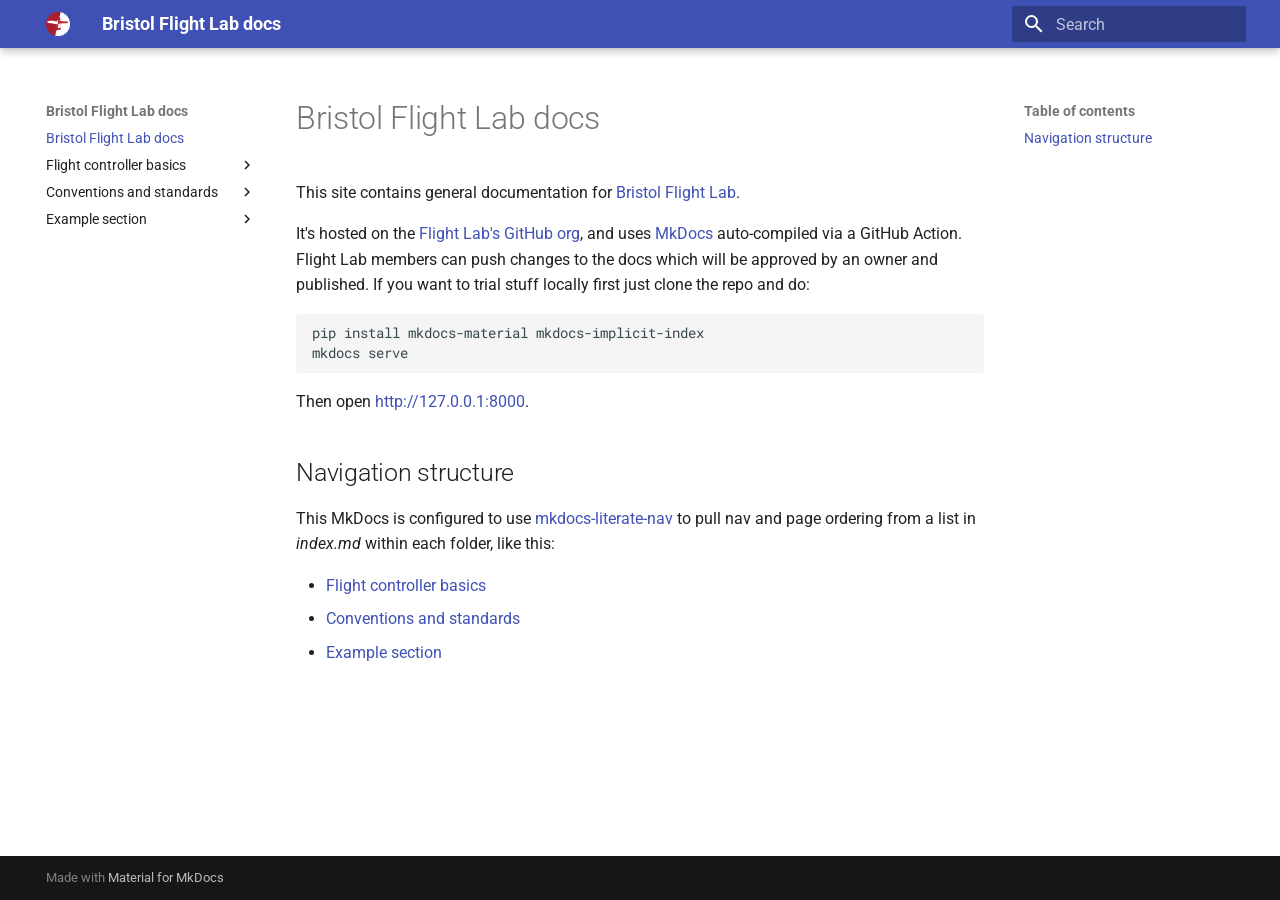
<file: index.html>
<!doctype html>
<html lang="en" class="no-js">
  <head>
    
      <meta charset="utf-8">
      <meta name="viewport" content="width=device-width,initial-scale=1">
      
      
      
      
      
        <link rel="next" href="flight-controller-basics/">
      
      
      <link rel="icon" href="assets/images/favicon.png">
      <meta name="generator" content="mkdocs-1.6.1, mkdocs-material-9.5.47">
    
    
      
        <title>Bristol Flight Lab docs</title>
      
    
    
      <link rel="stylesheet" href="assets/stylesheets/main.6f8fc17f.min.css">
      
        
        <link rel="stylesheet" href="assets/stylesheets/palette.06af60db.min.css">
      
      


    
    
      
    
    
      
        
        
        <link rel="preconnect" href="https://fonts.gstatic.com" crossorigin>
        <link rel="stylesheet" href="https://fonts.googleapis.com/css?family=Roboto:300,300i,400,400i,700,700i%7CRoboto+Mono:400,400i,700,700i&display=fallback">
        <style>:root{--md-text-font:"Roboto";--md-code-font:"Roboto Mono"}</style>
      
    
    
    <script>__md_scope=new URL(".",location),__md_hash=e=>[...e].reduce(((e,_)=>(e<<5)-e+_.charCodeAt(0)),0),__md_get=(e,_=localStorage,t=__md_scope)=>JSON.parse(_.getItem(t.pathname+"."+e)),__md_set=(e,_,t=localStorage,a=__md_scope)=>{try{t.setItem(a.pathname+"."+e,JSON.stringify(_))}catch(e){}}</script>
    
      

    
    
    
  </head>
  
  
    
    
    
    
    
    <body dir="ltr" data-md-color-scheme="default" data-md-color-primary="indigo" data-md-color-accent="indigo">
  
    
    <input class="md-toggle" data-md-toggle="drawer" type="checkbox" id="__drawer" autocomplete="off">
    <input class="md-toggle" data-md-toggle="search" type="checkbox" id="__search" autocomplete="off">
    <label class="md-overlay" for="__drawer"></label>
    <div data-md-component="skip">
      
        
        <a href="#bristol-flight-lab-docs" class="md-skip">
          Skip to content
        </a>
      
    </div>
    <div data-md-component="announce">
      
    </div>
    
    
      

  

<header class="md-header md-header--shadow" data-md-component="header">
  <nav class="md-header__inner md-grid" aria-label="Header">
    <a href="." title="Bristol Flight Lab docs" class="md-header__button md-logo" aria-label="Bristol Flight Lab docs" data-md-component="logo">
      
  <img src="assets/logo.png" alt="logo">

    </a>
    <label class="md-header__button md-icon" for="__drawer">
      
      <svg xmlns="http://www.w3.org/2000/svg" viewBox="0 0 24 24"><path d="M3 6h18v2H3zm0 5h18v2H3zm0 5h18v2H3z"/></svg>
    </label>
    <div class="md-header__title" data-md-component="header-title">
      <div class="md-header__ellipsis">
        <div class="md-header__topic">
          <span class="md-ellipsis">
            Bristol Flight Lab docs
          </span>
        </div>
        <div class="md-header__topic" data-md-component="header-topic">
          <span class="md-ellipsis">
            
              Bristol Flight Lab docs
            
          </span>
        </div>
      </div>
    </div>
    
      
    
    
    
    
      <label class="md-header__button md-icon" for="__search">
        
        <svg xmlns="http://www.w3.org/2000/svg" viewBox="0 0 24 24"><path d="M9.5 3A6.5 6.5 0 0 1 16 9.5c0 1.61-.59 3.09-1.56 4.23l.27.27h.79l5 5-1.5 1.5-5-5v-.79l-.27-.27A6.52 6.52 0 0 1 9.5 16 6.5 6.5 0 0 1 3 9.5 6.5 6.5 0 0 1 9.5 3m0 2C7 5 5 7 5 9.5S7 14 9.5 14 14 12 14 9.5 12 5 9.5 5"/></svg>
      </label>
      <div class="md-search" data-md-component="search" role="dialog">
  <label class="md-search__overlay" for="__search"></label>
  <div class="md-search__inner" role="search">
    <form class="md-search__form" name="search">
      <input type="text" class="md-search__input" name="query" aria-label="Search" placeholder="Search" autocapitalize="off" autocorrect="off" autocomplete="off" spellcheck="false" data-md-component="search-query" required>
      <label class="md-search__icon md-icon" for="__search">
        
        <svg xmlns="http://www.w3.org/2000/svg" viewBox="0 0 24 24"><path d="M9.5 3A6.5 6.5 0 0 1 16 9.5c0 1.61-.59 3.09-1.56 4.23l.27.27h.79l5 5-1.5 1.5-5-5v-.79l-.27-.27A6.52 6.52 0 0 1 9.5 16 6.5 6.5 0 0 1 3 9.5 6.5 6.5 0 0 1 9.5 3m0 2C7 5 5 7 5 9.5S7 14 9.5 14 14 12 14 9.5 12 5 9.5 5"/></svg>
        
        <svg xmlns="http://www.w3.org/2000/svg" viewBox="0 0 24 24"><path d="M20 11v2H8l5.5 5.5-1.42 1.42L4.16 12l7.92-7.92L13.5 5.5 8 11z"/></svg>
      </label>
      <nav class="md-search__options" aria-label="Search">
        
        <button type="reset" class="md-search__icon md-icon" title="Clear" aria-label="Clear" tabindex="-1">
          
          <svg xmlns="http://www.w3.org/2000/svg" viewBox="0 0 24 24"><path d="M19 6.41 17.59 5 12 10.59 6.41 5 5 6.41 10.59 12 5 17.59 6.41 19 12 13.41 17.59 19 19 17.59 13.41 12z"/></svg>
        </button>
      </nav>
      
    </form>
    <div class="md-search__output">
      <div class="md-search__scrollwrap" tabindex="0" data-md-scrollfix>
        <div class="md-search-result" data-md-component="search-result">
          <div class="md-search-result__meta">
            Initializing search
          </div>
          <ol class="md-search-result__list" role="presentation"></ol>
        </div>
      </div>
    </div>
  </div>
</div>
    
    
  </nav>
  
</header>
    
    <div class="md-container" data-md-component="container">
      
      
        
          
        
      
      <main class="md-main" data-md-component="main">
        <div class="md-main__inner md-grid">
          
            
              
              <div class="md-sidebar md-sidebar--primary" data-md-component="sidebar" data-md-type="navigation" >
                <div class="md-sidebar__scrollwrap">
                  <div class="md-sidebar__inner">
                    



<nav class="md-nav md-nav--primary" aria-label="Navigation" data-md-level="0">
  <label class="md-nav__title" for="__drawer">
    <a href="." title="Bristol Flight Lab docs" class="md-nav__button md-logo" aria-label="Bristol Flight Lab docs" data-md-component="logo">
      
  <img src="assets/logo.png" alt="logo">

    </a>
    Bristol Flight Lab docs
  </label>
  
  <ul class="md-nav__list" data-md-scrollfix>
    
      
      
  
  
    
  
  
  
    <li class="md-nav__item md-nav__item--active">
      
      <input class="md-nav__toggle md-toggle" type="checkbox" id="__toc">
      
      
        
      
      
        <label class="md-nav__link md-nav__link--active" for="__toc">
          
  
  <span class="md-ellipsis">
    Bristol Flight Lab docs
  </span>
  

          <span class="md-nav__icon md-icon"></span>
        </label>
      
      <a href="." class="md-nav__link md-nav__link--active">
        
  
  <span class="md-ellipsis">
    Bristol Flight Lab docs
  </span>
  

      </a>
      
        

<nav class="md-nav md-nav--secondary" aria-label="Table of contents">
  
  
  
    
  
  
    <label class="md-nav__title" for="__toc">
      <span class="md-nav__icon md-icon"></span>
      Table of contents
    </label>
    <ul class="md-nav__list" data-md-component="toc" data-md-scrollfix>
      
        <li class="md-nav__item">
  <a href="#navigation-structure" class="md-nav__link">
    <span class="md-ellipsis">
      Navigation structure
    </span>
  </a>
  
</li>
      
    </ul>
  
</nav>
      
    </li>
  

    
      
      
  
  
  
  
    
    
    
    
    <li class="md-nav__item md-nav__item--nested">
      
        
        
        <input class="md-nav__toggle md-toggle " type="checkbox" id="__nav_2" >
        
          
          <label class="md-nav__link" for="__nav_2" id="__nav_2_label" tabindex="0">
            
  
  <span class="md-ellipsis">
    Flight controller basics
  </span>
  

            <span class="md-nav__icon md-icon"></span>
          </label>
        
        <nav class="md-nav" data-md-level="1" aria-labelledby="__nav_2_label" aria-expanded="false">
          <label class="md-nav__title" for="__nav_2">
            <span class="md-nav__icon md-icon"></span>
            Flight controller basics
          </label>
          <ul class="md-nav__list" data-md-scrollfix>
            
              
                
  
  
  
  
    <li class="md-nav__item">
      <a href="flight-controller-basics/" class="md-nav__link">
        
  
  <span class="md-ellipsis">
    Flight controller basics
  </span>
  

      </a>
    </li>
  

              
            
          </ul>
        </nav>
      
    </li>
  

    
      
      
  
  
  
  
    
    
    
    
    <li class="md-nav__item md-nav__item--nested">
      
        
        
        <input class="md-nav__toggle md-toggle " type="checkbox" id="__nav_3" >
        
          
          <label class="md-nav__link" for="__nav_3" id="__nav_3_label" tabindex="0">
            
  
  <span class="md-ellipsis">
    Conventions and standards
  </span>
  

            <span class="md-nav__icon md-icon"></span>
          </label>
        
        <nav class="md-nav" data-md-level="1" aria-labelledby="__nav_3_label" aria-expanded="false">
          <label class="md-nav__title" for="__nav_3">
            <span class="md-nav__icon md-icon"></span>
            Conventions and standards
          </label>
          <ul class="md-nav__list" data-md-scrollfix>
            
              
                
  
  
  
  
    <li class="md-nav__item">
      <a href="conventions/" class="md-nav__link">
        
  
  <span class="md-ellipsis">
    Lab standards and conventions
  </span>
  

      </a>
    </li>
  

              
            
              
                
  
  
  
  
    <li class="md-nav__item">
      <a href="conventions/switches/" class="md-nav__link">
        
  
  <span class="md-ellipsis">
    RC safety switches and failsafes
  </span>
  

      </a>
    </li>
  

              
            
          </ul>
        </nav>
      
    </li>
  

    
      
      
  
  
  
  
    
    
    
    
    <li class="md-nav__item md-nav__item--nested">
      
        
        
        <input class="md-nav__toggle md-toggle " type="checkbox" id="__nav_4" >
        
          
          <label class="md-nav__link" for="__nav_4" id="__nav_4_label" tabindex="0">
            
  
  <span class="md-ellipsis">
    Example section
  </span>
  

            <span class="md-nav__icon md-icon"></span>
          </label>
        
        <nav class="md-nav" data-md-level="1" aria-labelledby="__nav_4_label" aria-expanded="false">
          <label class="md-nav__title" for="__nav_4">
            <span class="md-nav__icon md-icon"></span>
            Example section
          </label>
          <ul class="md-nav__list" data-md-scrollfix>
            
              
                
  
  
  
  
    <li class="md-nav__item">
      <a href="example-section/" class="md-nav__link">
        
  
  <span class="md-ellipsis">
    Example section
  </span>
  

      </a>
    </li>
  

              
            
              
                
  
  
  
  
    <li class="md-nav__item">
      <a href="example-section/first-page/" class="md-nav__link">
        
  
  <span class="md-ellipsis">
    First page
  </span>
  

      </a>
    </li>
  

              
            
              
                
  
  
  
  
    <li class="md-nav__item">
      <a href="example-section/second-page/" class="md-nav__link">
        
  
  <span class="md-ellipsis">
    Second page
  </span>
  

      </a>
    </li>
  

              
            
              
                
  
  
  
  
    <li class="md-nav__item">
      <a href="example-section/athird-page/" class="md-nav__link">
        
  
  <span class="md-ellipsis">
    A third page not in alphabetical order
  </span>
  

      </a>
    </li>
  

              
            
          </ul>
        </nav>
      
    </li>
  

    
  </ul>
</nav>
                  </div>
                </div>
              </div>
            
            
              
              <div class="md-sidebar md-sidebar--secondary" data-md-component="sidebar" data-md-type="toc" >
                <div class="md-sidebar__scrollwrap">
                  <div class="md-sidebar__inner">
                    

<nav class="md-nav md-nav--secondary" aria-label="Table of contents">
  
  
  
    
  
  
    <label class="md-nav__title" for="__toc">
      <span class="md-nav__icon md-icon"></span>
      Table of contents
    </label>
    <ul class="md-nav__list" data-md-component="toc" data-md-scrollfix>
      
        <li class="md-nav__item">
  <a href="#navigation-structure" class="md-nav__link">
    <span class="md-ellipsis">
      Navigation structure
    </span>
  </a>
  
</li>
      
    </ul>
  
</nav>
                  </div>
                </div>
              </div>
            
          
          
            <div class="md-content" data-md-component="content">
              <article class="md-content__inner md-typeset">
                
                  


<h1 id="bristol-flight-lab-docs">Bristol Flight Lab docs</h1>
<p>This site contains general documentation for <a href="http://bristolflightlab.com">Bristol Flight Lab</a>.</p>
<p>It's hosted on the <a href="http://github.com/UoBFlightLab">Flight Lab's GitHub org</a>, and uses <a href="https://www.mkdocs.org">MkDocs</a> auto-compiled via a GitHub Action. Flight Lab members can push changes to the docs which will be approved by an owner and published. If you want to trial stuff locally first just clone the repo and do:</p>
<pre><code class="language-bash">pip install mkdocs-material mkdocs-implicit-index
mkdocs serve
</code></pre>
<p>Then open <a href="http://127.0.0.1:8000">http://127.0.0.1:8000</a>.</p>
<h2 id="navigation-structure">Navigation structure</h2>
<p>This MkDocs is configured to use <a href="https://oprypin.github.io/mkdocs-literate-nav/">mkdocs-literate-nav</a> to pull nav and page ordering from a list in <em>index.md</em> within each folder, like this:</p>
<ul>
<li><a href="flight-controller-basics/">Flight controller basics</a></li>
<li><a href="conventions/">Conventions and standards</a></li>
<li><a href="/example-section/">Example section</a></li>
</ul>












                
              </article>
            </div>
          
          
<script>var target=document.getElementById(location.hash.slice(1));target&&target.name&&(target.checked=target.name.startsWith("__tabbed_"))</script>
        </div>
        
      </main>
      
        <footer class="md-footer">
  
  <div class="md-footer-meta md-typeset">
    <div class="md-footer-meta__inner md-grid">
      <div class="md-copyright">
  
  
    Made with
    <a href="https://squidfunk.github.io/mkdocs-material/" target="_blank" rel="noopener">
      Material for MkDocs
    </a>
  
</div>
      
    </div>
  </div>
</footer>
      
    </div>
    <div class="md-dialog" data-md-component="dialog">
      <div class="md-dialog__inner md-typeset"></div>
    </div>
    
    
    <script id="__config" type="application/json">{"base": ".", "features": [], "search": "assets/javascripts/workers/search.6ce7567c.min.js", "translations": {"clipboard.copied": "Copied to clipboard", "clipboard.copy": "Copy to clipboard", "search.result.more.one": "1 more on this page", "search.result.more.other": "# more on this page", "search.result.none": "No matching documents", "search.result.one": "1 matching document", "search.result.other": "# matching documents", "search.result.placeholder": "Type to start searching", "search.result.term.missing": "Missing", "select.version": "Select version"}}</script>
    
    
      <script src="assets/javascripts/bundle.83f73b43.min.js"></script>
      
    
  </body>
</html>
</file>
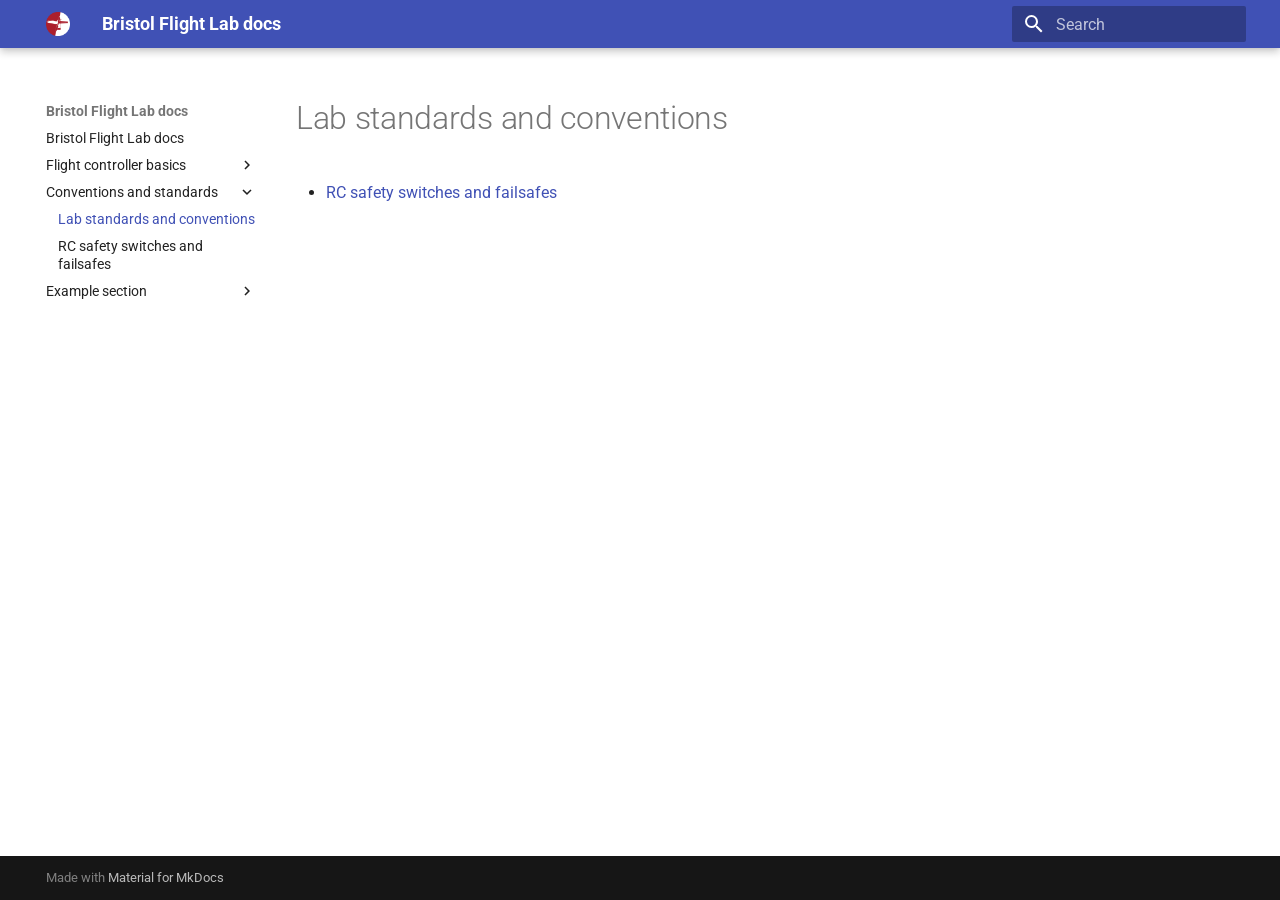
<file: conventions/index.html>
<!doctype html>
<html lang="en" class="no-js">
  <head>
    
      <meta charset="utf-8">
      <meta name="viewport" content="width=device-width,initial-scale=1">
      
      
      
      
        <link rel="prev" href="../flight-controller-basics/">
      
      
        <link rel="next" href="switches/">
      
      
      <link rel="icon" href="../assets/images/favicon.png">
      <meta name="generator" content="mkdocs-1.6.1, mkdocs-material-9.5.47">
    
    
      
        <title>Lab standards and conventions - Bristol Flight Lab docs</title>
      
    
    
      <link rel="stylesheet" href="../assets/stylesheets/main.6f8fc17f.min.css">
      
        
        <link rel="stylesheet" href="../assets/stylesheets/palette.06af60db.min.css">
      
      


    
    
      
    
    
      
        
        
        <link rel="preconnect" href="https://fonts.gstatic.com" crossorigin>
        <link rel="stylesheet" href="https://fonts.googleapis.com/css?family=Roboto:300,300i,400,400i,700,700i%7CRoboto+Mono:400,400i,700,700i&display=fallback">
        <style>:root{--md-text-font:"Roboto";--md-code-font:"Roboto Mono"}</style>
      
    
    
    <script>__md_scope=new URL("..",location),__md_hash=e=>[...e].reduce(((e,_)=>(e<<5)-e+_.charCodeAt(0)),0),__md_get=(e,_=localStorage,t=__md_scope)=>JSON.parse(_.getItem(t.pathname+"."+e)),__md_set=(e,_,t=localStorage,a=__md_scope)=>{try{t.setItem(a.pathname+"."+e,JSON.stringify(_))}catch(e){}}</script>
    
      

    
    
    
  </head>
  
  
    
    
    
    
    
    <body dir="ltr" data-md-color-scheme="default" data-md-color-primary="indigo" data-md-color-accent="indigo">
  
    
    <input class="md-toggle" data-md-toggle="drawer" type="checkbox" id="__drawer" autocomplete="off">
    <input class="md-toggle" data-md-toggle="search" type="checkbox" id="__search" autocomplete="off">
    <label class="md-overlay" for="__drawer"></label>
    <div data-md-component="skip">
      
        
        <a href="#lab-standards-and-conventions" class="md-skip">
          Skip to content
        </a>
      
    </div>
    <div data-md-component="announce">
      
    </div>
    
    
      

  

<header class="md-header md-header--shadow" data-md-component="header">
  <nav class="md-header__inner md-grid" aria-label="Header">
    <a href=".." title="Bristol Flight Lab docs" class="md-header__button md-logo" aria-label="Bristol Flight Lab docs" data-md-component="logo">
      
  <img src="../assets/logo.png" alt="logo">

    </a>
    <label class="md-header__button md-icon" for="__drawer">
      
      <svg xmlns="http://www.w3.org/2000/svg" viewBox="0 0 24 24"><path d="M3 6h18v2H3zm0 5h18v2H3zm0 5h18v2H3z"/></svg>
    </label>
    <div class="md-header__title" data-md-component="header-title">
      <div class="md-header__ellipsis">
        <div class="md-header__topic">
          <span class="md-ellipsis">
            Bristol Flight Lab docs
          </span>
        </div>
        <div class="md-header__topic" data-md-component="header-topic">
          <span class="md-ellipsis">
            
              Lab standards and conventions
            
          </span>
        </div>
      </div>
    </div>
    
      
    
    
    
    
      <label class="md-header__button md-icon" for="__search">
        
        <svg xmlns="http://www.w3.org/2000/svg" viewBox="0 0 24 24"><path d="M9.5 3A6.5 6.5 0 0 1 16 9.5c0 1.61-.59 3.09-1.56 4.23l.27.27h.79l5 5-1.5 1.5-5-5v-.79l-.27-.27A6.52 6.52 0 0 1 9.5 16 6.5 6.5 0 0 1 3 9.5 6.5 6.5 0 0 1 9.5 3m0 2C7 5 5 7 5 9.5S7 14 9.5 14 14 12 14 9.5 12 5 9.5 5"/></svg>
      </label>
      <div class="md-search" data-md-component="search" role="dialog">
  <label class="md-search__overlay" for="__search"></label>
  <div class="md-search__inner" role="search">
    <form class="md-search__form" name="search">
      <input type="text" class="md-search__input" name="query" aria-label="Search" placeholder="Search" autocapitalize="off" autocorrect="off" autocomplete="off" spellcheck="false" data-md-component="search-query" required>
      <label class="md-search__icon md-icon" for="__search">
        
        <svg xmlns="http://www.w3.org/2000/svg" viewBox="0 0 24 24"><path d="M9.5 3A6.5 6.5 0 0 1 16 9.5c0 1.61-.59 3.09-1.56 4.23l.27.27h.79l5 5-1.5 1.5-5-5v-.79l-.27-.27A6.52 6.52 0 0 1 9.5 16 6.5 6.5 0 0 1 3 9.5 6.5 6.5 0 0 1 9.5 3m0 2C7 5 5 7 5 9.5S7 14 9.5 14 14 12 14 9.5 12 5 9.5 5"/></svg>
        
        <svg xmlns="http://www.w3.org/2000/svg" viewBox="0 0 24 24"><path d="M20 11v2H8l5.5 5.5-1.42 1.42L4.16 12l7.92-7.92L13.5 5.5 8 11z"/></svg>
      </label>
      <nav class="md-search__options" aria-label="Search">
        
        <button type="reset" class="md-search__icon md-icon" title="Clear" aria-label="Clear" tabindex="-1">
          
          <svg xmlns="http://www.w3.org/2000/svg" viewBox="0 0 24 24"><path d="M19 6.41 17.59 5 12 10.59 6.41 5 5 6.41 10.59 12 5 17.59 6.41 19 12 13.41 17.59 19 19 17.59 13.41 12z"/></svg>
        </button>
      </nav>
      
    </form>
    <div class="md-search__output">
      <div class="md-search__scrollwrap" tabindex="0" data-md-scrollfix>
        <div class="md-search-result" data-md-component="search-result">
          <div class="md-search-result__meta">
            Initializing search
          </div>
          <ol class="md-search-result__list" role="presentation"></ol>
        </div>
      </div>
    </div>
  </div>
</div>
    
    
  </nav>
  
</header>
    
    <div class="md-container" data-md-component="container">
      
      
        
          
        
      
      <main class="md-main" data-md-component="main">
        <div class="md-main__inner md-grid">
          
            
              
              <div class="md-sidebar md-sidebar--primary" data-md-component="sidebar" data-md-type="navigation" >
                <div class="md-sidebar__scrollwrap">
                  <div class="md-sidebar__inner">
                    



<nav class="md-nav md-nav--primary" aria-label="Navigation" data-md-level="0">
  <label class="md-nav__title" for="__drawer">
    <a href=".." title="Bristol Flight Lab docs" class="md-nav__button md-logo" aria-label="Bristol Flight Lab docs" data-md-component="logo">
      
  <img src="../assets/logo.png" alt="logo">

    </a>
    Bristol Flight Lab docs
  </label>
  
  <ul class="md-nav__list" data-md-scrollfix>
    
      
      
  
  
  
  
    <li class="md-nav__item">
      <a href=".." class="md-nav__link">
        
  
  <span class="md-ellipsis">
    Bristol Flight Lab docs
  </span>
  

      </a>
    </li>
  

    
      
      
  
  
  
  
    
    
    
    
    <li class="md-nav__item md-nav__item--nested">
      
        
        
        <input class="md-nav__toggle md-toggle " type="checkbox" id="__nav_2" >
        
          
          <label class="md-nav__link" for="__nav_2" id="__nav_2_label" tabindex="0">
            
  
  <span class="md-ellipsis">
    Flight controller basics
  </span>
  

            <span class="md-nav__icon md-icon"></span>
          </label>
        
        <nav class="md-nav" data-md-level="1" aria-labelledby="__nav_2_label" aria-expanded="false">
          <label class="md-nav__title" for="__nav_2">
            <span class="md-nav__icon md-icon"></span>
            Flight controller basics
          </label>
          <ul class="md-nav__list" data-md-scrollfix>
            
              
                
  
  
  
  
    <li class="md-nav__item">
      <a href="../flight-controller-basics/" class="md-nav__link">
        
  
  <span class="md-ellipsis">
    Flight controller basics
  </span>
  

      </a>
    </li>
  

              
            
          </ul>
        </nav>
      
    </li>
  

    
      
      
  
  
    
  
  
  
    
    
    
    
    <li class="md-nav__item md-nav__item--active md-nav__item--nested">
      
        
        
        <input class="md-nav__toggle md-toggle " type="checkbox" id="__nav_3" checked>
        
          
          <label class="md-nav__link" for="__nav_3" id="__nav_3_label" tabindex="0">
            
  
  <span class="md-ellipsis">
    Conventions and standards
  </span>
  

            <span class="md-nav__icon md-icon"></span>
          </label>
        
        <nav class="md-nav" data-md-level="1" aria-labelledby="__nav_3_label" aria-expanded="true">
          <label class="md-nav__title" for="__nav_3">
            <span class="md-nav__icon md-icon"></span>
            Conventions and standards
          </label>
          <ul class="md-nav__list" data-md-scrollfix>
            
              
                
  
  
    
  
  
  
    <li class="md-nav__item md-nav__item--active">
      
      <input class="md-nav__toggle md-toggle" type="checkbox" id="__toc">
      
      
        
      
      
      <a href="./" class="md-nav__link md-nav__link--active">
        
  
  <span class="md-ellipsis">
    Lab standards and conventions
  </span>
  

      </a>
      
    </li>
  

              
            
              
                
  
  
  
  
    <li class="md-nav__item">
      <a href="switches/" class="md-nav__link">
        
  
  <span class="md-ellipsis">
    RC safety switches and failsafes
  </span>
  

      </a>
    </li>
  

              
            
          </ul>
        </nav>
      
    </li>
  

    
      
      
  
  
  
  
    
    
    
    
    <li class="md-nav__item md-nav__item--nested">
      
        
        
        <input class="md-nav__toggle md-toggle " type="checkbox" id="__nav_4" >
        
          
          <label class="md-nav__link" for="__nav_4" id="__nav_4_label" tabindex="0">
            
  
  <span class="md-ellipsis">
    Example section
  </span>
  

            <span class="md-nav__icon md-icon"></span>
          </label>
        
        <nav class="md-nav" data-md-level="1" aria-labelledby="__nav_4_label" aria-expanded="false">
          <label class="md-nav__title" for="__nav_4">
            <span class="md-nav__icon md-icon"></span>
            Example section
          </label>
          <ul class="md-nav__list" data-md-scrollfix>
            
              
                
  
  
  
  
    <li class="md-nav__item">
      <a href="../example-section/" class="md-nav__link">
        
  
  <span class="md-ellipsis">
    Example section
  </span>
  

      </a>
    </li>
  

              
            
              
                
  
  
  
  
    <li class="md-nav__item">
      <a href="../example-section/first-page/" class="md-nav__link">
        
  
  <span class="md-ellipsis">
    First page
  </span>
  

      </a>
    </li>
  

              
            
              
                
  
  
  
  
    <li class="md-nav__item">
      <a href="../example-section/second-page/" class="md-nav__link">
        
  
  <span class="md-ellipsis">
    Second page
  </span>
  

      </a>
    </li>
  

              
            
              
                
  
  
  
  
    <li class="md-nav__item">
      <a href="../example-section/athird-page/" class="md-nav__link">
        
  
  <span class="md-ellipsis">
    A third page not in alphabetical order
  </span>
  

      </a>
    </li>
  

              
            
          </ul>
        </nav>
      
    </li>
  

    
  </ul>
</nav>
                  </div>
                </div>
              </div>
            
            
              
              <div class="md-sidebar md-sidebar--secondary" data-md-component="sidebar" data-md-type="toc" >
                <div class="md-sidebar__scrollwrap">
                  <div class="md-sidebar__inner">
                    

<nav class="md-nav md-nav--secondary" aria-label="Table of contents">
  
  
  
    
  
  
</nav>
                  </div>
                </div>
              </div>
            
          
          
            <div class="md-content" data-md-component="content">
              <article class="md-content__inner md-typeset">
                
                  


<h1 id="lab-standards-and-conventions">Lab standards and conventions</h1>
<ul>
<li><a href="switches/">RC safety switches and failsafes</a></li>
</ul>












                
              </article>
            </div>
          
          
<script>var target=document.getElementById(location.hash.slice(1));target&&target.name&&(target.checked=target.name.startsWith("__tabbed_"))</script>
        </div>
        
      </main>
      
        <footer class="md-footer">
  
  <div class="md-footer-meta md-typeset">
    <div class="md-footer-meta__inner md-grid">
      <div class="md-copyright">
  
  
    Made with
    <a href="https://squidfunk.github.io/mkdocs-material/" target="_blank" rel="noopener">
      Material for MkDocs
    </a>
  
</div>
      
    </div>
  </div>
</footer>
      
    </div>
    <div class="md-dialog" data-md-component="dialog">
      <div class="md-dialog__inner md-typeset"></div>
    </div>
    
    
    <script id="__config" type="application/json">{"base": "..", "features": [], "search": "../assets/javascripts/workers/search.6ce7567c.min.js", "translations": {"clipboard.copied": "Copied to clipboard", "clipboard.copy": "Copy to clipboard", "search.result.more.one": "1 more on this page", "search.result.more.other": "# more on this page", "search.result.none": "No matching documents", "search.result.one": "1 matching document", "search.result.other": "# matching documents", "search.result.placeholder": "Type to start searching", "search.result.term.missing": "Missing", "select.version": "Select version"}}</script>
    
    
      <script src="../assets/javascripts/bundle.83f73b43.min.js"></script>
      
    
  </body>
</html>
</file>
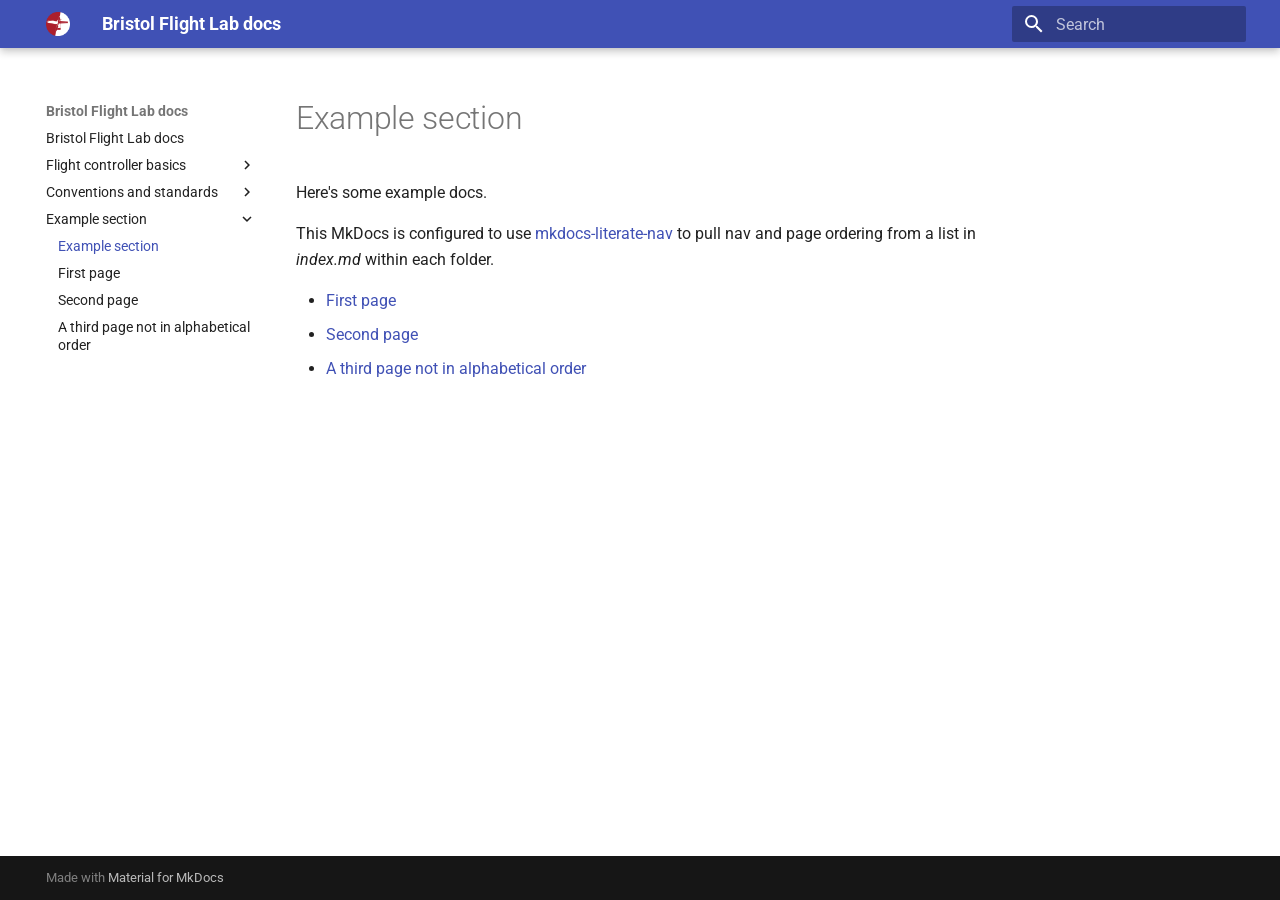
<file: example-section/index.html>
<!doctype html>
<html lang="en" class="no-js">
  <head>
    
      <meta charset="utf-8">
      <meta name="viewport" content="width=device-width,initial-scale=1">
      
      
      
      
        <link rel="prev" href="../conventions/switches/">
      
      
        <link rel="next" href="first-page/">
      
      
      <link rel="icon" href="../assets/images/favicon.png">
      <meta name="generator" content="mkdocs-1.6.1, mkdocs-material-9.5.47">
    
    
      
        <title>Example section - Bristol Flight Lab docs</title>
      
    
    
      <link rel="stylesheet" href="../assets/stylesheets/main.6f8fc17f.min.css">
      
        
        <link rel="stylesheet" href="../assets/stylesheets/palette.06af60db.min.css">
      
      


    
    
      
    
    
      
        
        
        <link rel="preconnect" href="https://fonts.gstatic.com" crossorigin>
        <link rel="stylesheet" href="https://fonts.googleapis.com/css?family=Roboto:300,300i,400,400i,700,700i%7CRoboto+Mono:400,400i,700,700i&display=fallback">
        <style>:root{--md-text-font:"Roboto";--md-code-font:"Roboto Mono"}</style>
      
    
    
    <script>__md_scope=new URL("..",location),__md_hash=e=>[...e].reduce(((e,_)=>(e<<5)-e+_.charCodeAt(0)),0),__md_get=(e,_=localStorage,t=__md_scope)=>JSON.parse(_.getItem(t.pathname+"."+e)),__md_set=(e,_,t=localStorage,a=__md_scope)=>{try{t.setItem(a.pathname+"."+e,JSON.stringify(_))}catch(e){}}</script>
    
      

    
    
    
  </head>
  
  
    
    
    
    
    
    <body dir="ltr" data-md-color-scheme="default" data-md-color-primary="indigo" data-md-color-accent="indigo">
  
    
    <input class="md-toggle" data-md-toggle="drawer" type="checkbox" id="__drawer" autocomplete="off">
    <input class="md-toggle" data-md-toggle="search" type="checkbox" id="__search" autocomplete="off">
    <label class="md-overlay" for="__drawer"></label>
    <div data-md-component="skip">
      
        
        <a href="#example-section" class="md-skip">
          Skip to content
        </a>
      
    </div>
    <div data-md-component="announce">
      
    </div>
    
    
      

  

<header class="md-header md-header--shadow" data-md-component="header">
  <nav class="md-header__inner md-grid" aria-label="Header">
    <a href=".." title="Bristol Flight Lab docs" class="md-header__button md-logo" aria-label="Bristol Flight Lab docs" data-md-component="logo">
      
  <img src="../assets/logo.png" alt="logo">

    </a>
    <label class="md-header__button md-icon" for="__drawer">
      
      <svg xmlns="http://www.w3.org/2000/svg" viewBox="0 0 24 24"><path d="M3 6h18v2H3zm0 5h18v2H3zm0 5h18v2H3z"/></svg>
    </label>
    <div class="md-header__title" data-md-component="header-title">
      <div class="md-header__ellipsis">
        <div class="md-header__topic">
          <span class="md-ellipsis">
            Bristol Flight Lab docs
          </span>
        </div>
        <div class="md-header__topic" data-md-component="header-topic">
          <span class="md-ellipsis">
            
              Example section
            
          </span>
        </div>
      </div>
    </div>
    
      
    
    
    
    
      <label class="md-header__button md-icon" for="__search">
        
        <svg xmlns="http://www.w3.org/2000/svg" viewBox="0 0 24 24"><path d="M9.5 3A6.5 6.5 0 0 1 16 9.5c0 1.61-.59 3.09-1.56 4.23l.27.27h.79l5 5-1.5 1.5-5-5v-.79l-.27-.27A6.52 6.52 0 0 1 9.5 16 6.5 6.5 0 0 1 3 9.5 6.5 6.5 0 0 1 9.5 3m0 2C7 5 5 7 5 9.5S7 14 9.5 14 14 12 14 9.5 12 5 9.5 5"/></svg>
      </label>
      <div class="md-search" data-md-component="search" role="dialog">
  <label class="md-search__overlay" for="__search"></label>
  <div class="md-search__inner" role="search">
    <form class="md-search__form" name="search">
      <input type="text" class="md-search__input" name="query" aria-label="Search" placeholder="Search" autocapitalize="off" autocorrect="off" autocomplete="off" spellcheck="false" data-md-component="search-query" required>
      <label class="md-search__icon md-icon" for="__search">
        
        <svg xmlns="http://www.w3.org/2000/svg" viewBox="0 0 24 24"><path d="M9.5 3A6.5 6.5 0 0 1 16 9.5c0 1.61-.59 3.09-1.56 4.23l.27.27h.79l5 5-1.5 1.5-5-5v-.79l-.27-.27A6.52 6.52 0 0 1 9.5 16 6.5 6.5 0 0 1 3 9.5 6.5 6.5 0 0 1 9.5 3m0 2C7 5 5 7 5 9.5S7 14 9.5 14 14 12 14 9.5 12 5 9.5 5"/></svg>
        
        <svg xmlns="http://www.w3.org/2000/svg" viewBox="0 0 24 24"><path d="M20 11v2H8l5.5 5.5-1.42 1.42L4.16 12l7.92-7.92L13.5 5.5 8 11z"/></svg>
      </label>
      <nav class="md-search__options" aria-label="Search">
        
        <button type="reset" class="md-search__icon md-icon" title="Clear" aria-label="Clear" tabindex="-1">
          
          <svg xmlns="http://www.w3.org/2000/svg" viewBox="0 0 24 24"><path d="M19 6.41 17.59 5 12 10.59 6.41 5 5 6.41 10.59 12 5 17.59 6.41 19 12 13.41 17.59 19 19 17.59 13.41 12z"/></svg>
        </button>
      </nav>
      
    </form>
    <div class="md-search__output">
      <div class="md-search__scrollwrap" tabindex="0" data-md-scrollfix>
        <div class="md-search-result" data-md-component="search-result">
          <div class="md-search-result__meta">
            Initializing search
          </div>
          <ol class="md-search-result__list" role="presentation"></ol>
        </div>
      </div>
    </div>
  </div>
</div>
    
    
  </nav>
  
</header>
    
    <div class="md-container" data-md-component="container">
      
      
        
          
        
      
      <main class="md-main" data-md-component="main">
        <div class="md-main__inner md-grid">
          
            
              
              <div class="md-sidebar md-sidebar--primary" data-md-component="sidebar" data-md-type="navigation" >
                <div class="md-sidebar__scrollwrap">
                  <div class="md-sidebar__inner">
                    



<nav class="md-nav md-nav--primary" aria-label="Navigation" data-md-level="0">
  <label class="md-nav__title" for="__drawer">
    <a href=".." title="Bristol Flight Lab docs" class="md-nav__button md-logo" aria-label="Bristol Flight Lab docs" data-md-component="logo">
      
  <img src="../assets/logo.png" alt="logo">

    </a>
    Bristol Flight Lab docs
  </label>
  
  <ul class="md-nav__list" data-md-scrollfix>
    
      
      
  
  
  
  
    <li class="md-nav__item">
      <a href=".." class="md-nav__link">
        
  
  <span class="md-ellipsis">
    Bristol Flight Lab docs
  </span>
  

      </a>
    </li>
  

    
      
      
  
  
  
  
    
    
    
    
    <li class="md-nav__item md-nav__item--nested">
      
        
        
        <input class="md-nav__toggle md-toggle " type="checkbox" id="__nav_2" >
        
          
          <label class="md-nav__link" for="__nav_2" id="__nav_2_label" tabindex="0">
            
  
  <span class="md-ellipsis">
    Flight controller basics
  </span>
  

            <span class="md-nav__icon md-icon"></span>
          </label>
        
        <nav class="md-nav" data-md-level="1" aria-labelledby="__nav_2_label" aria-expanded="false">
          <label class="md-nav__title" for="__nav_2">
            <span class="md-nav__icon md-icon"></span>
            Flight controller basics
          </label>
          <ul class="md-nav__list" data-md-scrollfix>
            
              
                
  
  
  
  
    <li class="md-nav__item">
      <a href="../flight-controller-basics/" class="md-nav__link">
        
  
  <span class="md-ellipsis">
    Flight controller basics
  </span>
  

      </a>
    </li>
  

              
            
          </ul>
        </nav>
      
    </li>
  

    
      
      
  
  
  
  
    
    
    
    
    <li class="md-nav__item md-nav__item--nested">
      
        
        
        <input class="md-nav__toggle md-toggle " type="checkbox" id="__nav_3" >
        
          
          <label class="md-nav__link" for="__nav_3" id="__nav_3_label" tabindex="0">
            
  
  <span class="md-ellipsis">
    Conventions and standards
  </span>
  

            <span class="md-nav__icon md-icon"></span>
          </label>
        
        <nav class="md-nav" data-md-level="1" aria-labelledby="__nav_3_label" aria-expanded="false">
          <label class="md-nav__title" for="__nav_3">
            <span class="md-nav__icon md-icon"></span>
            Conventions and standards
          </label>
          <ul class="md-nav__list" data-md-scrollfix>
            
              
                
  
  
  
  
    <li class="md-nav__item">
      <a href="../conventions/" class="md-nav__link">
        
  
  <span class="md-ellipsis">
    Lab standards and conventions
  </span>
  

      </a>
    </li>
  

              
            
              
                
  
  
  
  
    <li class="md-nav__item">
      <a href="../conventions/switches/" class="md-nav__link">
        
  
  <span class="md-ellipsis">
    RC safety switches and failsafes
  </span>
  

      </a>
    </li>
  

              
            
          </ul>
        </nav>
      
    </li>
  

    
      
      
  
  
    
  
  
  
    
    
    
    
    <li class="md-nav__item md-nav__item--active md-nav__item--nested">
      
        
        
        <input class="md-nav__toggle md-toggle " type="checkbox" id="__nav_4" checked>
        
          
          <label class="md-nav__link" for="__nav_4" id="__nav_4_label" tabindex="0">
            
  
  <span class="md-ellipsis">
    Example section
  </span>
  

            <span class="md-nav__icon md-icon"></span>
          </label>
        
        <nav class="md-nav" data-md-level="1" aria-labelledby="__nav_4_label" aria-expanded="true">
          <label class="md-nav__title" for="__nav_4">
            <span class="md-nav__icon md-icon"></span>
            Example section
          </label>
          <ul class="md-nav__list" data-md-scrollfix>
            
              
                
  
  
    
  
  
  
    <li class="md-nav__item md-nav__item--active">
      
      <input class="md-nav__toggle md-toggle" type="checkbox" id="__toc">
      
      
        
      
      
      <a href="./" class="md-nav__link md-nav__link--active">
        
  
  <span class="md-ellipsis">
    Example section
  </span>
  

      </a>
      
    </li>
  

              
            
              
                
  
  
  
  
    <li class="md-nav__item">
      <a href="first-page/" class="md-nav__link">
        
  
  <span class="md-ellipsis">
    First page
  </span>
  

      </a>
    </li>
  

              
            
              
                
  
  
  
  
    <li class="md-nav__item">
      <a href="second-page/" class="md-nav__link">
        
  
  <span class="md-ellipsis">
    Second page
  </span>
  

      </a>
    </li>
  

              
            
              
                
  
  
  
  
    <li class="md-nav__item">
      <a href="athird-page/" class="md-nav__link">
        
  
  <span class="md-ellipsis">
    A third page not in alphabetical order
  </span>
  

      </a>
    </li>
  

              
            
          </ul>
        </nav>
      
    </li>
  

    
  </ul>
</nav>
                  </div>
                </div>
              </div>
            
            
              
              <div class="md-sidebar md-sidebar--secondary" data-md-component="sidebar" data-md-type="toc" >
                <div class="md-sidebar__scrollwrap">
                  <div class="md-sidebar__inner">
                    

<nav class="md-nav md-nav--secondary" aria-label="Table of contents">
  
  
  
    
  
  
</nav>
                  </div>
                </div>
              </div>
            
          
          
            <div class="md-content" data-md-component="content">
              <article class="md-content__inner md-typeset">
                
                  


<h1 id="example-section">Example section</h1>
<p>Here's some example docs.</p>
<p>This MkDocs is configured to use <a href="https://oprypin.github.io/mkdocs-literate-nav/">mkdocs-literate-nav</a> to pull nav and page ordering from a list in <em>index.md</em> within each folder.</p>
<ul>
<li><a href="first-page/">First page</a></li>
<li><a href="second-page/">Second page</a></li>
<li><a href="athird-page/">A third page not in alphabetical order</a></li>
</ul>












                
              </article>
            </div>
          
          
<script>var target=document.getElementById(location.hash.slice(1));target&&target.name&&(target.checked=target.name.startsWith("__tabbed_"))</script>
        </div>
        
      </main>
      
        <footer class="md-footer">
  
  <div class="md-footer-meta md-typeset">
    <div class="md-footer-meta__inner md-grid">
      <div class="md-copyright">
  
  
    Made with
    <a href="https://squidfunk.github.io/mkdocs-material/" target="_blank" rel="noopener">
      Material for MkDocs
    </a>
  
</div>
      
    </div>
  </div>
</footer>
      
    </div>
    <div class="md-dialog" data-md-component="dialog">
      <div class="md-dialog__inner md-typeset"></div>
    </div>
    
    
    <script id="__config" type="application/json">{"base": "..", "features": [], "search": "../assets/javascripts/workers/search.6ce7567c.min.js", "translations": {"clipboard.copied": "Copied to clipboard", "clipboard.copy": "Copy to clipboard", "search.result.more.one": "1 more on this page", "search.result.more.other": "# more on this page", "search.result.none": "No matching documents", "search.result.one": "1 matching document", "search.result.other": "# matching documents", "search.result.placeholder": "Type to start searching", "search.result.term.missing": "Missing", "select.version": "Select version"}}</script>
    
    
      <script src="../assets/javascripts/bundle.83f73b43.min.js"></script>
      
    
  </body>
</html>
</file>
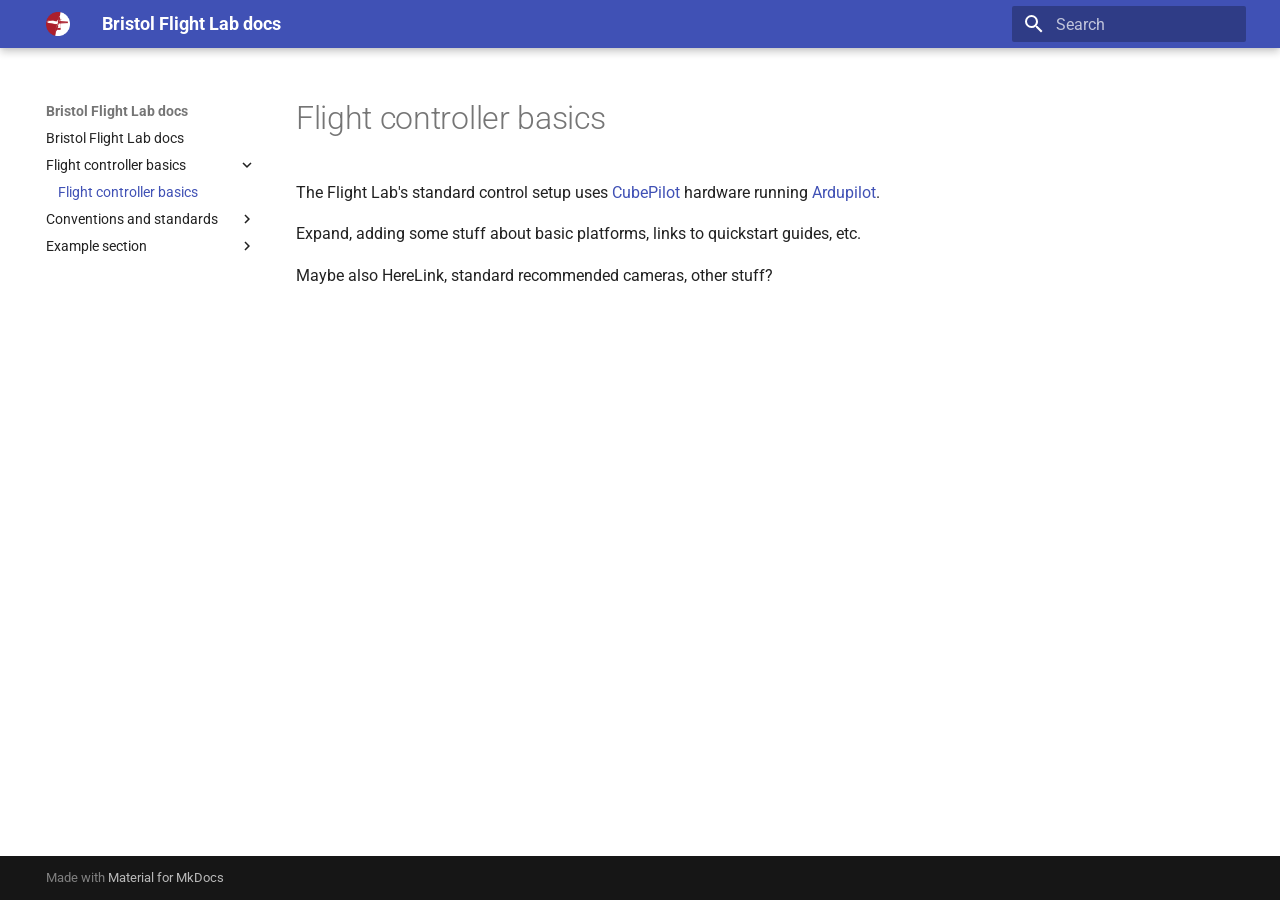
<file: flight-controller-basics/index.html>
<!doctype html>
<html lang="en" class="no-js">
  <head>
    
      <meta charset="utf-8">
      <meta name="viewport" content="width=device-width,initial-scale=1">
      
      
      
      
        <link rel="prev" href="..">
      
      
        <link rel="next" href="../conventions/">
      
      
      <link rel="icon" href="../assets/images/favicon.png">
      <meta name="generator" content="mkdocs-1.6.1, mkdocs-material-9.5.47">
    
    
      
        <title>Flight controller basics - Bristol Flight Lab docs</title>
      
    
    
      <link rel="stylesheet" href="../assets/stylesheets/main.6f8fc17f.min.css">
      
        
        <link rel="stylesheet" href="../assets/stylesheets/palette.06af60db.min.css">
      
      


    
    
      
    
    
      
        
        
        <link rel="preconnect" href="https://fonts.gstatic.com" crossorigin>
        <link rel="stylesheet" href="https://fonts.googleapis.com/css?family=Roboto:300,300i,400,400i,700,700i%7CRoboto+Mono:400,400i,700,700i&display=fallback">
        <style>:root{--md-text-font:"Roboto";--md-code-font:"Roboto Mono"}</style>
      
    
    
    <script>__md_scope=new URL("..",location),__md_hash=e=>[...e].reduce(((e,_)=>(e<<5)-e+_.charCodeAt(0)),0),__md_get=(e,_=localStorage,t=__md_scope)=>JSON.parse(_.getItem(t.pathname+"."+e)),__md_set=(e,_,t=localStorage,a=__md_scope)=>{try{t.setItem(a.pathname+"."+e,JSON.stringify(_))}catch(e){}}</script>
    
      

    
    
    
  </head>
  
  
    
    
    
    
    
    <body dir="ltr" data-md-color-scheme="default" data-md-color-primary="indigo" data-md-color-accent="indigo">
  
    
    <input class="md-toggle" data-md-toggle="drawer" type="checkbox" id="__drawer" autocomplete="off">
    <input class="md-toggle" data-md-toggle="search" type="checkbox" id="__search" autocomplete="off">
    <label class="md-overlay" for="__drawer"></label>
    <div data-md-component="skip">
      
        
        <a href="#flight-controller-basics" class="md-skip">
          Skip to content
        </a>
      
    </div>
    <div data-md-component="announce">
      
    </div>
    
    
      

  

<header class="md-header md-header--shadow" data-md-component="header">
  <nav class="md-header__inner md-grid" aria-label="Header">
    <a href=".." title="Bristol Flight Lab docs" class="md-header__button md-logo" aria-label="Bristol Flight Lab docs" data-md-component="logo">
      
  <img src="../assets/logo.png" alt="logo">

    </a>
    <label class="md-header__button md-icon" for="__drawer">
      
      <svg xmlns="http://www.w3.org/2000/svg" viewBox="0 0 24 24"><path d="M3 6h18v2H3zm0 5h18v2H3zm0 5h18v2H3z"/></svg>
    </label>
    <div class="md-header__title" data-md-component="header-title">
      <div class="md-header__ellipsis">
        <div class="md-header__topic">
          <span class="md-ellipsis">
            Bristol Flight Lab docs
          </span>
        </div>
        <div class="md-header__topic" data-md-component="header-topic">
          <span class="md-ellipsis">
            
              Flight controller basics
            
          </span>
        </div>
      </div>
    </div>
    
      
    
    
    
    
      <label class="md-header__button md-icon" for="__search">
        
        <svg xmlns="http://www.w3.org/2000/svg" viewBox="0 0 24 24"><path d="M9.5 3A6.5 6.5 0 0 1 16 9.5c0 1.61-.59 3.09-1.56 4.23l.27.27h.79l5 5-1.5 1.5-5-5v-.79l-.27-.27A6.52 6.52 0 0 1 9.5 16 6.5 6.5 0 0 1 3 9.5 6.5 6.5 0 0 1 9.5 3m0 2C7 5 5 7 5 9.5S7 14 9.5 14 14 12 14 9.5 12 5 9.5 5"/></svg>
      </label>
      <div class="md-search" data-md-component="search" role="dialog">
  <label class="md-search__overlay" for="__search"></label>
  <div class="md-search__inner" role="search">
    <form class="md-search__form" name="search">
      <input type="text" class="md-search__input" name="query" aria-label="Search" placeholder="Search" autocapitalize="off" autocorrect="off" autocomplete="off" spellcheck="false" data-md-component="search-query" required>
      <label class="md-search__icon md-icon" for="__search">
        
        <svg xmlns="http://www.w3.org/2000/svg" viewBox="0 0 24 24"><path d="M9.5 3A6.5 6.5 0 0 1 16 9.5c0 1.61-.59 3.09-1.56 4.23l.27.27h.79l5 5-1.5 1.5-5-5v-.79l-.27-.27A6.52 6.52 0 0 1 9.5 16 6.5 6.5 0 0 1 3 9.5 6.5 6.5 0 0 1 9.5 3m0 2C7 5 5 7 5 9.5S7 14 9.5 14 14 12 14 9.5 12 5 9.5 5"/></svg>
        
        <svg xmlns="http://www.w3.org/2000/svg" viewBox="0 0 24 24"><path d="M20 11v2H8l5.5 5.5-1.42 1.42L4.16 12l7.92-7.92L13.5 5.5 8 11z"/></svg>
      </label>
      <nav class="md-search__options" aria-label="Search">
        
        <button type="reset" class="md-search__icon md-icon" title="Clear" aria-label="Clear" tabindex="-1">
          
          <svg xmlns="http://www.w3.org/2000/svg" viewBox="0 0 24 24"><path d="M19 6.41 17.59 5 12 10.59 6.41 5 5 6.41 10.59 12 5 17.59 6.41 19 12 13.41 17.59 19 19 17.59 13.41 12z"/></svg>
        </button>
      </nav>
      
    </form>
    <div class="md-search__output">
      <div class="md-search__scrollwrap" tabindex="0" data-md-scrollfix>
        <div class="md-search-result" data-md-component="search-result">
          <div class="md-search-result__meta">
            Initializing search
          </div>
          <ol class="md-search-result__list" role="presentation"></ol>
        </div>
      </div>
    </div>
  </div>
</div>
    
    
  </nav>
  
</header>
    
    <div class="md-container" data-md-component="container">
      
      
        
          
        
      
      <main class="md-main" data-md-component="main">
        <div class="md-main__inner md-grid">
          
            
              
              <div class="md-sidebar md-sidebar--primary" data-md-component="sidebar" data-md-type="navigation" >
                <div class="md-sidebar__scrollwrap">
                  <div class="md-sidebar__inner">
                    



<nav class="md-nav md-nav--primary" aria-label="Navigation" data-md-level="0">
  <label class="md-nav__title" for="__drawer">
    <a href=".." title="Bristol Flight Lab docs" class="md-nav__button md-logo" aria-label="Bristol Flight Lab docs" data-md-component="logo">
      
  <img src="../assets/logo.png" alt="logo">

    </a>
    Bristol Flight Lab docs
  </label>
  
  <ul class="md-nav__list" data-md-scrollfix>
    
      
      
  
  
  
  
    <li class="md-nav__item">
      <a href=".." class="md-nav__link">
        
  
  <span class="md-ellipsis">
    Bristol Flight Lab docs
  </span>
  

      </a>
    </li>
  

    
      
      
  
  
    
  
  
  
    
    
    
    
    <li class="md-nav__item md-nav__item--active md-nav__item--nested">
      
        
        
        <input class="md-nav__toggle md-toggle " type="checkbox" id="__nav_2" checked>
        
          
          <label class="md-nav__link" for="__nav_2" id="__nav_2_label" tabindex="0">
            
  
  <span class="md-ellipsis">
    Flight controller basics
  </span>
  

            <span class="md-nav__icon md-icon"></span>
          </label>
        
        <nav class="md-nav" data-md-level="1" aria-labelledby="__nav_2_label" aria-expanded="true">
          <label class="md-nav__title" for="__nav_2">
            <span class="md-nav__icon md-icon"></span>
            Flight controller basics
          </label>
          <ul class="md-nav__list" data-md-scrollfix>
            
              
                
  
  
    
  
  
  
    <li class="md-nav__item md-nav__item--active">
      
      <input class="md-nav__toggle md-toggle" type="checkbox" id="__toc">
      
      
        
      
      
      <a href="./" class="md-nav__link md-nav__link--active">
        
  
  <span class="md-ellipsis">
    Flight controller basics
  </span>
  

      </a>
      
    </li>
  

              
            
          </ul>
        </nav>
      
    </li>
  

    
      
      
  
  
  
  
    
    
    
    
    <li class="md-nav__item md-nav__item--nested">
      
        
        
        <input class="md-nav__toggle md-toggle " type="checkbox" id="__nav_3" >
        
          
          <label class="md-nav__link" for="__nav_3" id="__nav_3_label" tabindex="0">
            
  
  <span class="md-ellipsis">
    Conventions and standards
  </span>
  

            <span class="md-nav__icon md-icon"></span>
          </label>
        
        <nav class="md-nav" data-md-level="1" aria-labelledby="__nav_3_label" aria-expanded="false">
          <label class="md-nav__title" for="__nav_3">
            <span class="md-nav__icon md-icon"></span>
            Conventions and standards
          </label>
          <ul class="md-nav__list" data-md-scrollfix>
            
              
                
  
  
  
  
    <li class="md-nav__item">
      <a href="../conventions/" class="md-nav__link">
        
  
  <span class="md-ellipsis">
    Lab standards and conventions
  </span>
  

      </a>
    </li>
  

              
            
              
                
  
  
  
  
    <li class="md-nav__item">
      <a href="../conventions/switches/" class="md-nav__link">
        
  
  <span class="md-ellipsis">
    RC safety switches and failsafes
  </span>
  

      </a>
    </li>
  

              
            
          </ul>
        </nav>
      
    </li>
  

    
      
      
  
  
  
  
    
    
    
    
    <li class="md-nav__item md-nav__item--nested">
      
        
        
        <input class="md-nav__toggle md-toggle " type="checkbox" id="__nav_4" >
        
          
          <label class="md-nav__link" for="__nav_4" id="__nav_4_label" tabindex="0">
            
  
  <span class="md-ellipsis">
    Example section
  </span>
  

            <span class="md-nav__icon md-icon"></span>
          </label>
        
        <nav class="md-nav" data-md-level="1" aria-labelledby="__nav_4_label" aria-expanded="false">
          <label class="md-nav__title" for="__nav_4">
            <span class="md-nav__icon md-icon"></span>
            Example section
          </label>
          <ul class="md-nav__list" data-md-scrollfix>
            
              
                
  
  
  
  
    <li class="md-nav__item">
      <a href="../example-section/" class="md-nav__link">
        
  
  <span class="md-ellipsis">
    Example section
  </span>
  

      </a>
    </li>
  

              
            
              
                
  
  
  
  
    <li class="md-nav__item">
      <a href="../example-section/first-page/" class="md-nav__link">
        
  
  <span class="md-ellipsis">
    First page
  </span>
  

      </a>
    </li>
  

              
            
              
                
  
  
  
  
    <li class="md-nav__item">
      <a href="../example-section/second-page/" class="md-nav__link">
        
  
  <span class="md-ellipsis">
    Second page
  </span>
  

      </a>
    </li>
  

              
            
              
                
  
  
  
  
    <li class="md-nav__item">
      <a href="../example-section/athird-page/" class="md-nav__link">
        
  
  <span class="md-ellipsis">
    A third page not in alphabetical order
  </span>
  

      </a>
    </li>
  

              
            
          </ul>
        </nav>
      
    </li>
  

    
  </ul>
</nav>
                  </div>
                </div>
              </div>
            
            
              
              <div class="md-sidebar md-sidebar--secondary" data-md-component="sidebar" data-md-type="toc" >
                <div class="md-sidebar__scrollwrap">
                  <div class="md-sidebar__inner">
                    

<nav class="md-nav md-nav--secondary" aria-label="Table of contents">
  
  
  
    
  
  
</nav>
                  </div>
                </div>
              </div>
            
          
          
            <div class="md-content" data-md-component="content">
              <article class="md-content__inner md-typeset">
                
                  


<h1 id="flight-controller-basics">Flight controller basics</h1>
<p>The Flight Lab's standard control setup uses <a href="https://www.cubepilot.com/#/home">CubePilot</a> hardware running <a href="https://ardupilot.org/ardupilot/">Ardupilot</a>.</p>
<p>Expand, adding some stuff about basic platforms, links to quickstart guides, etc.</p>
<p>Maybe also HereLink, standard recommended cameras, other stuff?</p>












                
              </article>
            </div>
          
          
<script>var target=document.getElementById(location.hash.slice(1));target&&target.name&&(target.checked=target.name.startsWith("__tabbed_"))</script>
        </div>
        
      </main>
      
        <footer class="md-footer">
  
  <div class="md-footer-meta md-typeset">
    <div class="md-footer-meta__inner md-grid">
      <div class="md-copyright">
  
  
    Made with
    <a href="https://squidfunk.github.io/mkdocs-material/" target="_blank" rel="noopener">
      Material for MkDocs
    </a>
  
</div>
      
    </div>
  </div>
</footer>
      
    </div>
    <div class="md-dialog" data-md-component="dialog">
      <div class="md-dialog__inner md-typeset"></div>
    </div>
    
    
    <script id="__config" type="application/json">{"base": "..", "features": [], "search": "../assets/javascripts/workers/search.6ce7567c.min.js", "translations": {"clipboard.copied": "Copied to clipboard", "clipboard.copy": "Copy to clipboard", "search.result.more.one": "1 more on this page", "search.result.more.other": "# more on this page", "search.result.none": "No matching documents", "search.result.one": "1 matching document", "search.result.other": "# matching documents", "search.result.placeholder": "Type to start searching", "search.result.term.missing": "Missing", "select.version": "Select version"}}</script>
    
    
      <script src="../assets/javascripts/bundle.83f73b43.min.js"></script>
      
    
  </body>
</html>
</file>
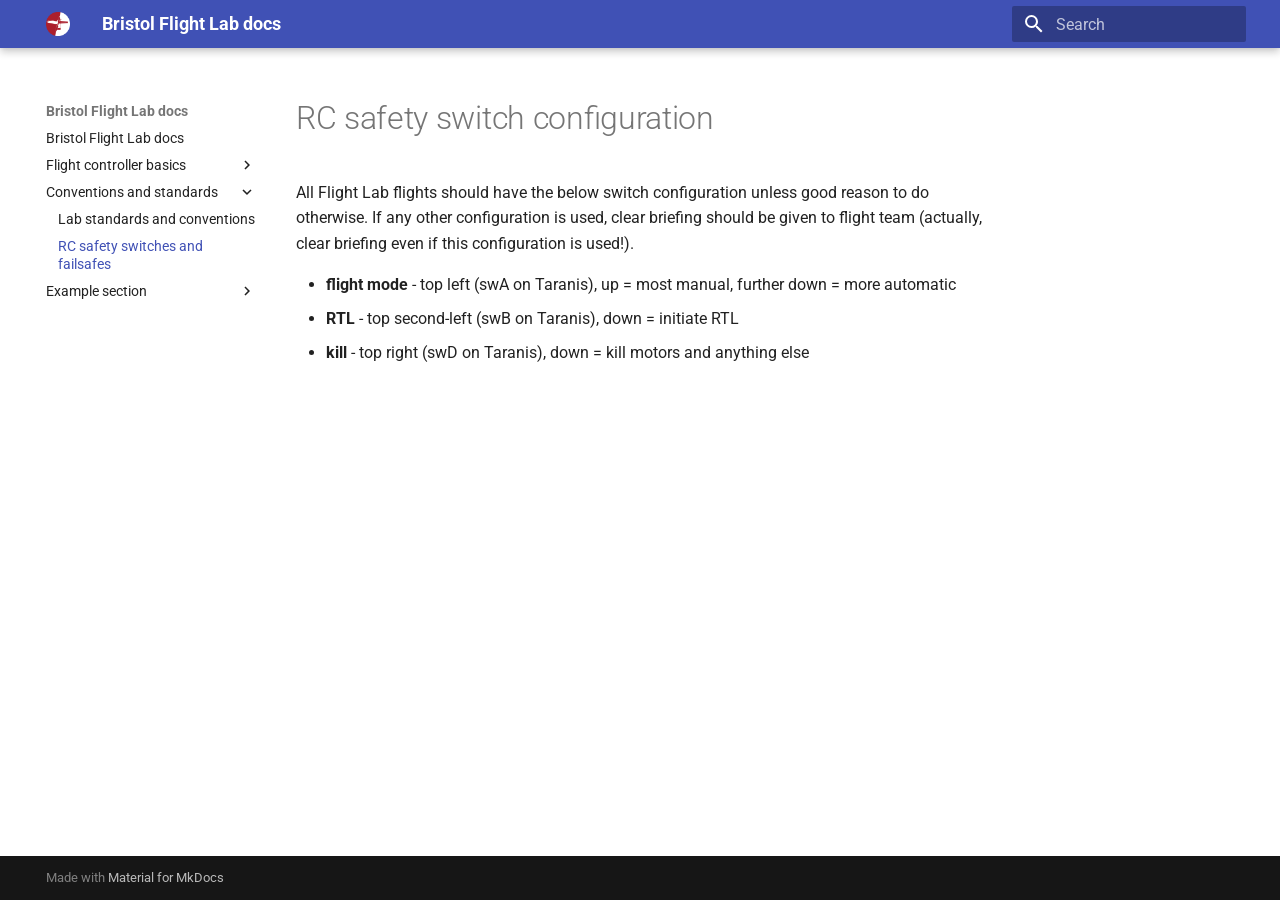
<file: conventions/switches/index.html>
<!doctype html>
<html lang="en" class="no-js">
  <head>
    
      <meta charset="utf-8">
      <meta name="viewport" content="width=device-width,initial-scale=1">
      
      
      
      
        <link rel="prev" href="../">
      
      
        <link rel="next" href="../../example-section/">
      
      
      <link rel="icon" href="../../assets/images/favicon.png">
      <meta name="generator" content="mkdocs-1.6.1, mkdocs-material-9.5.47">
    
    
      
        <title>RC safety switches and failsafes - Bristol Flight Lab docs</title>
      
    
    
      <link rel="stylesheet" href="../../assets/stylesheets/main.6f8fc17f.min.css">
      
        
        <link rel="stylesheet" href="../../assets/stylesheets/palette.06af60db.min.css">
      
      


    
    
      
    
    
      
        
        
        <link rel="preconnect" href="https://fonts.gstatic.com" crossorigin>
        <link rel="stylesheet" href="https://fonts.googleapis.com/css?family=Roboto:300,300i,400,400i,700,700i%7CRoboto+Mono:400,400i,700,700i&display=fallback">
        <style>:root{--md-text-font:"Roboto";--md-code-font:"Roboto Mono"}</style>
      
    
    
    <script>__md_scope=new URL("../..",location),__md_hash=e=>[...e].reduce(((e,_)=>(e<<5)-e+_.charCodeAt(0)),0),__md_get=(e,_=localStorage,t=__md_scope)=>JSON.parse(_.getItem(t.pathname+"."+e)),__md_set=(e,_,t=localStorage,a=__md_scope)=>{try{t.setItem(a.pathname+"."+e,JSON.stringify(_))}catch(e){}}</script>
    
      

    
    
    
  </head>
  
  
    
    
    
    
    
    <body dir="ltr" data-md-color-scheme="default" data-md-color-primary="indigo" data-md-color-accent="indigo">
  
    
    <input class="md-toggle" data-md-toggle="drawer" type="checkbox" id="__drawer" autocomplete="off">
    <input class="md-toggle" data-md-toggle="search" type="checkbox" id="__search" autocomplete="off">
    <label class="md-overlay" for="__drawer"></label>
    <div data-md-component="skip">
      
        
        <a href="#rc-safety-switch-configuration" class="md-skip">
          Skip to content
        </a>
      
    </div>
    <div data-md-component="announce">
      
    </div>
    
    
      

  

<header class="md-header md-header--shadow" data-md-component="header">
  <nav class="md-header__inner md-grid" aria-label="Header">
    <a href="../.." title="Bristol Flight Lab docs" class="md-header__button md-logo" aria-label="Bristol Flight Lab docs" data-md-component="logo">
      
  <img src="../../assets/logo.png" alt="logo">

    </a>
    <label class="md-header__button md-icon" for="__drawer">
      
      <svg xmlns="http://www.w3.org/2000/svg" viewBox="0 0 24 24"><path d="M3 6h18v2H3zm0 5h18v2H3zm0 5h18v2H3z"/></svg>
    </label>
    <div class="md-header__title" data-md-component="header-title">
      <div class="md-header__ellipsis">
        <div class="md-header__topic">
          <span class="md-ellipsis">
            Bristol Flight Lab docs
          </span>
        </div>
        <div class="md-header__topic" data-md-component="header-topic">
          <span class="md-ellipsis">
            
              RC safety switches and failsafes
            
          </span>
        </div>
      </div>
    </div>
    
      
    
    
    
    
      <label class="md-header__button md-icon" for="__search">
        
        <svg xmlns="http://www.w3.org/2000/svg" viewBox="0 0 24 24"><path d="M9.5 3A6.5 6.5 0 0 1 16 9.5c0 1.61-.59 3.09-1.56 4.23l.27.27h.79l5 5-1.5 1.5-5-5v-.79l-.27-.27A6.52 6.52 0 0 1 9.5 16 6.5 6.5 0 0 1 3 9.5 6.5 6.5 0 0 1 9.5 3m0 2C7 5 5 7 5 9.5S7 14 9.5 14 14 12 14 9.5 12 5 9.5 5"/></svg>
      </label>
      <div class="md-search" data-md-component="search" role="dialog">
  <label class="md-search__overlay" for="__search"></label>
  <div class="md-search__inner" role="search">
    <form class="md-search__form" name="search">
      <input type="text" class="md-search__input" name="query" aria-label="Search" placeholder="Search" autocapitalize="off" autocorrect="off" autocomplete="off" spellcheck="false" data-md-component="search-query" required>
      <label class="md-search__icon md-icon" for="__search">
        
        <svg xmlns="http://www.w3.org/2000/svg" viewBox="0 0 24 24"><path d="M9.5 3A6.5 6.5 0 0 1 16 9.5c0 1.61-.59 3.09-1.56 4.23l.27.27h.79l5 5-1.5 1.5-5-5v-.79l-.27-.27A6.52 6.52 0 0 1 9.5 16 6.5 6.5 0 0 1 3 9.5 6.5 6.5 0 0 1 9.5 3m0 2C7 5 5 7 5 9.5S7 14 9.5 14 14 12 14 9.5 12 5 9.5 5"/></svg>
        
        <svg xmlns="http://www.w3.org/2000/svg" viewBox="0 0 24 24"><path d="M20 11v2H8l5.5 5.5-1.42 1.42L4.16 12l7.92-7.92L13.5 5.5 8 11z"/></svg>
      </label>
      <nav class="md-search__options" aria-label="Search">
        
        <button type="reset" class="md-search__icon md-icon" title="Clear" aria-label="Clear" tabindex="-1">
          
          <svg xmlns="http://www.w3.org/2000/svg" viewBox="0 0 24 24"><path d="M19 6.41 17.59 5 12 10.59 6.41 5 5 6.41 10.59 12 5 17.59 6.41 19 12 13.41 17.59 19 19 17.59 13.41 12z"/></svg>
        </button>
      </nav>
      
    </form>
    <div class="md-search__output">
      <div class="md-search__scrollwrap" tabindex="0" data-md-scrollfix>
        <div class="md-search-result" data-md-component="search-result">
          <div class="md-search-result__meta">
            Initializing search
          </div>
          <ol class="md-search-result__list" role="presentation"></ol>
        </div>
      </div>
    </div>
  </div>
</div>
    
    
  </nav>
  
</header>
    
    <div class="md-container" data-md-component="container">
      
      
        
          
        
      
      <main class="md-main" data-md-component="main">
        <div class="md-main__inner md-grid">
          
            
              
              <div class="md-sidebar md-sidebar--primary" data-md-component="sidebar" data-md-type="navigation" >
                <div class="md-sidebar__scrollwrap">
                  <div class="md-sidebar__inner">
                    



<nav class="md-nav md-nav--primary" aria-label="Navigation" data-md-level="0">
  <label class="md-nav__title" for="__drawer">
    <a href="../.." title="Bristol Flight Lab docs" class="md-nav__button md-logo" aria-label="Bristol Flight Lab docs" data-md-component="logo">
      
  <img src="../../assets/logo.png" alt="logo">

    </a>
    Bristol Flight Lab docs
  </label>
  
  <ul class="md-nav__list" data-md-scrollfix>
    
      
      
  
  
  
  
    <li class="md-nav__item">
      <a href="../.." class="md-nav__link">
        
  
  <span class="md-ellipsis">
    Bristol Flight Lab docs
  </span>
  

      </a>
    </li>
  

    
      
      
  
  
  
  
    
    
    
    
    <li class="md-nav__item md-nav__item--nested">
      
        
        
        <input class="md-nav__toggle md-toggle " type="checkbox" id="__nav_2" >
        
          
          <label class="md-nav__link" for="__nav_2" id="__nav_2_label" tabindex="0">
            
  
  <span class="md-ellipsis">
    Flight controller basics
  </span>
  

            <span class="md-nav__icon md-icon"></span>
          </label>
        
        <nav class="md-nav" data-md-level="1" aria-labelledby="__nav_2_label" aria-expanded="false">
          <label class="md-nav__title" for="__nav_2">
            <span class="md-nav__icon md-icon"></span>
            Flight controller basics
          </label>
          <ul class="md-nav__list" data-md-scrollfix>
            
              
                
  
  
  
  
    <li class="md-nav__item">
      <a href="../../flight-controller-basics/" class="md-nav__link">
        
  
  <span class="md-ellipsis">
    Flight controller basics
  </span>
  

      </a>
    </li>
  

              
            
          </ul>
        </nav>
      
    </li>
  

    
      
      
  
  
    
  
  
  
    
    
    
    
    <li class="md-nav__item md-nav__item--active md-nav__item--nested">
      
        
        
        <input class="md-nav__toggle md-toggle " type="checkbox" id="__nav_3" checked>
        
          
          <label class="md-nav__link" for="__nav_3" id="__nav_3_label" tabindex="0">
            
  
  <span class="md-ellipsis">
    Conventions and standards
  </span>
  

            <span class="md-nav__icon md-icon"></span>
          </label>
        
        <nav class="md-nav" data-md-level="1" aria-labelledby="__nav_3_label" aria-expanded="true">
          <label class="md-nav__title" for="__nav_3">
            <span class="md-nav__icon md-icon"></span>
            Conventions and standards
          </label>
          <ul class="md-nav__list" data-md-scrollfix>
            
              
                
  
  
  
  
    <li class="md-nav__item">
      <a href="../" class="md-nav__link">
        
  
  <span class="md-ellipsis">
    Lab standards and conventions
  </span>
  

      </a>
    </li>
  

              
            
              
                
  
  
    
  
  
  
    <li class="md-nav__item md-nav__item--active">
      
      <input class="md-nav__toggle md-toggle" type="checkbox" id="__toc">
      
      
        
      
      
      <a href="./" class="md-nav__link md-nav__link--active">
        
  
  <span class="md-ellipsis">
    RC safety switches and failsafes
  </span>
  

      </a>
      
    </li>
  

              
            
          </ul>
        </nav>
      
    </li>
  

    
      
      
  
  
  
  
    
    
    
    
    <li class="md-nav__item md-nav__item--nested">
      
        
        
        <input class="md-nav__toggle md-toggle " type="checkbox" id="__nav_4" >
        
          
          <label class="md-nav__link" for="__nav_4" id="__nav_4_label" tabindex="0">
            
  
  <span class="md-ellipsis">
    Example section
  </span>
  

            <span class="md-nav__icon md-icon"></span>
          </label>
        
        <nav class="md-nav" data-md-level="1" aria-labelledby="__nav_4_label" aria-expanded="false">
          <label class="md-nav__title" for="__nav_4">
            <span class="md-nav__icon md-icon"></span>
            Example section
          </label>
          <ul class="md-nav__list" data-md-scrollfix>
            
              
                
  
  
  
  
    <li class="md-nav__item">
      <a href="../../example-section/" class="md-nav__link">
        
  
  <span class="md-ellipsis">
    Example section
  </span>
  

      </a>
    </li>
  

              
            
              
                
  
  
  
  
    <li class="md-nav__item">
      <a href="../../example-section/first-page/" class="md-nav__link">
        
  
  <span class="md-ellipsis">
    First page
  </span>
  

      </a>
    </li>
  

              
            
              
                
  
  
  
  
    <li class="md-nav__item">
      <a href="../../example-section/second-page/" class="md-nav__link">
        
  
  <span class="md-ellipsis">
    Second page
  </span>
  

      </a>
    </li>
  

              
            
              
                
  
  
  
  
    <li class="md-nav__item">
      <a href="../../example-section/athird-page/" class="md-nav__link">
        
  
  <span class="md-ellipsis">
    A third page not in alphabetical order
  </span>
  

      </a>
    </li>
  

              
            
          </ul>
        </nav>
      
    </li>
  

    
  </ul>
</nav>
                  </div>
                </div>
              </div>
            
            
              
              <div class="md-sidebar md-sidebar--secondary" data-md-component="sidebar" data-md-type="toc" >
                <div class="md-sidebar__scrollwrap">
                  <div class="md-sidebar__inner">
                    

<nav class="md-nav md-nav--secondary" aria-label="Table of contents">
  
  
  
    
  
  
</nav>
                  </div>
                </div>
              </div>
            
          
          
            <div class="md-content" data-md-component="content">
              <article class="md-content__inner md-typeset">
                
                  


<h1 id="rc-safety-switch-configuration">RC safety switch configuration</h1>
<p>All Flight Lab flights should have the below switch configuration unless good reason to do otherwise. If any other configuration is used, clear briefing should be given to flight team (actually, clear briefing even if this configuration is used!).</p>
<ul>
<li><strong>flight mode</strong> - top left (swA on Taranis), up = most manual, further down = more automatic</li>
<li><strong>RTL</strong> - top second-left (swB on Taranis), down = initiate RTL</li>
<li><strong>kill</strong> - top right (swD on Taranis), down = kill motors and anything else</li>
</ul>












                
              </article>
            </div>
          
          
<script>var target=document.getElementById(location.hash.slice(1));target&&target.name&&(target.checked=target.name.startsWith("__tabbed_"))</script>
        </div>
        
      </main>
      
        <footer class="md-footer">
  
  <div class="md-footer-meta md-typeset">
    <div class="md-footer-meta__inner md-grid">
      <div class="md-copyright">
  
  
    Made with
    <a href="https://squidfunk.github.io/mkdocs-material/" target="_blank" rel="noopener">
      Material for MkDocs
    </a>
  
</div>
      
    </div>
  </div>
</footer>
      
    </div>
    <div class="md-dialog" data-md-component="dialog">
      <div class="md-dialog__inner md-typeset"></div>
    </div>
    
    
    <script id="__config" type="application/json">{"base": "../..", "features": [], "search": "../../assets/javascripts/workers/search.6ce7567c.min.js", "translations": {"clipboard.copied": "Copied to clipboard", "clipboard.copy": "Copy to clipboard", "search.result.more.one": "1 more on this page", "search.result.more.other": "# more on this page", "search.result.none": "No matching documents", "search.result.one": "1 matching document", "search.result.other": "# matching documents", "search.result.placeholder": "Type to start searching", "search.result.term.missing": "Missing", "select.version": "Select version"}}</script>
    
    
      <script src="../../assets/javascripts/bundle.83f73b43.min.js"></script>
      
    
  </body>
</html>
</file>
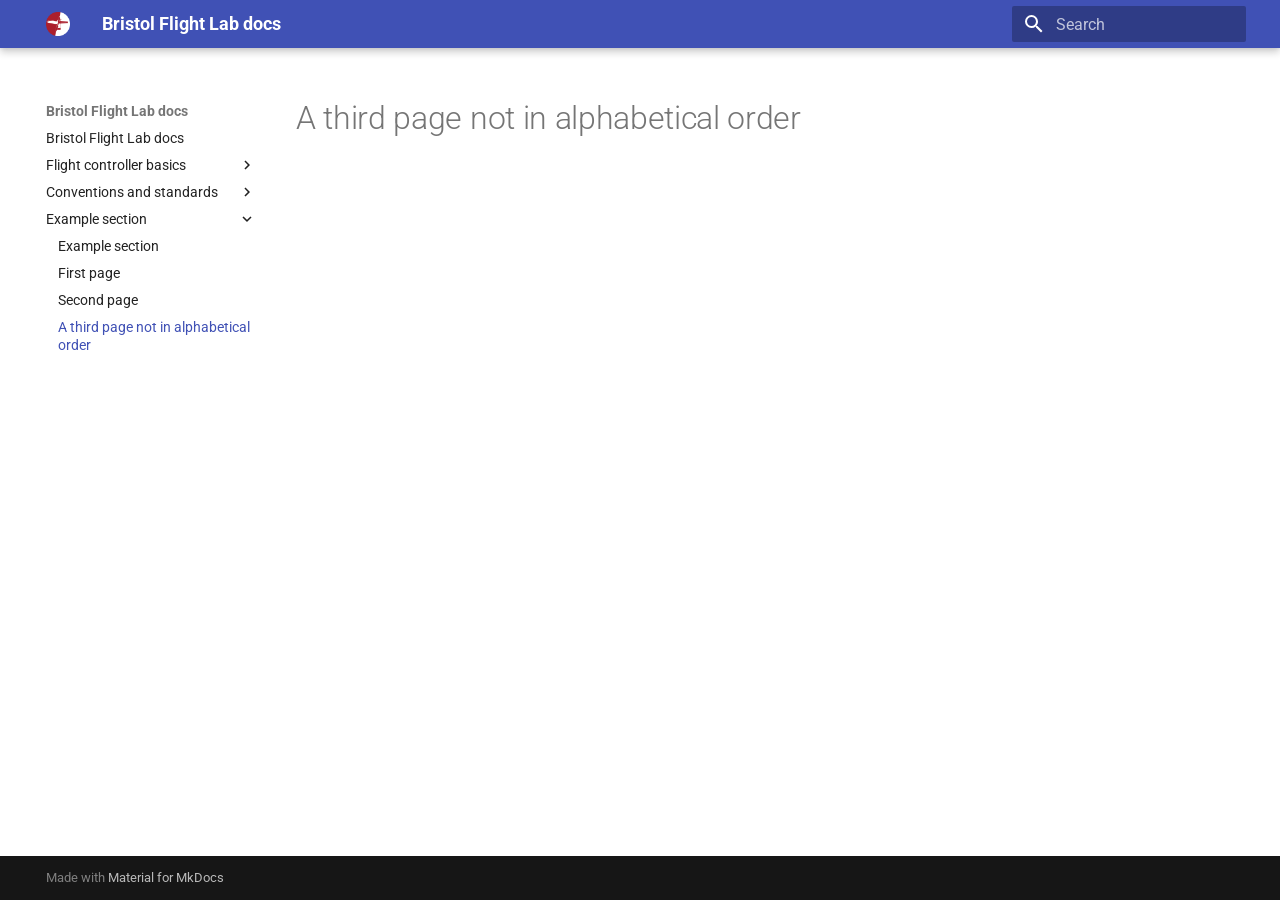
<file: example-section/athird-page/index.html>
<!doctype html>
<html lang="en" class="no-js">
  <head>
    
      <meta charset="utf-8">
      <meta name="viewport" content="width=device-width,initial-scale=1">
      
      
      
      
        <link rel="prev" href="../second-page/">
      
      
      
      <link rel="icon" href="../../assets/images/favicon.png">
      <meta name="generator" content="mkdocs-1.6.1, mkdocs-material-9.5.47">
    
    
      
        <title>A third page not in alphabetical order - Bristol Flight Lab docs</title>
      
    
    
      <link rel="stylesheet" href="../../assets/stylesheets/main.6f8fc17f.min.css">
      
        
        <link rel="stylesheet" href="../../assets/stylesheets/palette.06af60db.min.css">
      
      


    
    
      
    
    
      
        
        
        <link rel="preconnect" href="https://fonts.gstatic.com" crossorigin>
        <link rel="stylesheet" href="https://fonts.googleapis.com/css?family=Roboto:300,300i,400,400i,700,700i%7CRoboto+Mono:400,400i,700,700i&display=fallback">
        <style>:root{--md-text-font:"Roboto";--md-code-font:"Roboto Mono"}</style>
      
    
    
    <script>__md_scope=new URL("../..",location),__md_hash=e=>[...e].reduce(((e,_)=>(e<<5)-e+_.charCodeAt(0)),0),__md_get=(e,_=localStorage,t=__md_scope)=>JSON.parse(_.getItem(t.pathname+"."+e)),__md_set=(e,_,t=localStorage,a=__md_scope)=>{try{t.setItem(a.pathname+"."+e,JSON.stringify(_))}catch(e){}}</script>
    
      

    
    
    
  </head>
  
  
    
    
    
    
    
    <body dir="ltr" data-md-color-scheme="default" data-md-color-primary="indigo" data-md-color-accent="indigo">
  
    
    <input class="md-toggle" data-md-toggle="drawer" type="checkbox" id="__drawer" autocomplete="off">
    <input class="md-toggle" data-md-toggle="search" type="checkbox" id="__search" autocomplete="off">
    <label class="md-overlay" for="__drawer"></label>
    <div data-md-component="skip">
      
    </div>
    <div data-md-component="announce">
      
    </div>
    
    
      

  

<header class="md-header md-header--shadow" data-md-component="header">
  <nav class="md-header__inner md-grid" aria-label="Header">
    <a href="../.." title="Bristol Flight Lab docs" class="md-header__button md-logo" aria-label="Bristol Flight Lab docs" data-md-component="logo">
      
  <img src="../../assets/logo.png" alt="logo">

    </a>
    <label class="md-header__button md-icon" for="__drawer">
      
      <svg xmlns="http://www.w3.org/2000/svg" viewBox="0 0 24 24"><path d="M3 6h18v2H3zm0 5h18v2H3zm0 5h18v2H3z"/></svg>
    </label>
    <div class="md-header__title" data-md-component="header-title">
      <div class="md-header__ellipsis">
        <div class="md-header__topic">
          <span class="md-ellipsis">
            Bristol Flight Lab docs
          </span>
        </div>
        <div class="md-header__topic" data-md-component="header-topic">
          <span class="md-ellipsis">
            
              A third page not in alphabetical order
            
          </span>
        </div>
      </div>
    </div>
    
      
    
    
    
    
      <label class="md-header__button md-icon" for="__search">
        
        <svg xmlns="http://www.w3.org/2000/svg" viewBox="0 0 24 24"><path d="M9.5 3A6.5 6.5 0 0 1 16 9.5c0 1.61-.59 3.09-1.56 4.23l.27.27h.79l5 5-1.5 1.5-5-5v-.79l-.27-.27A6.52 6.52 0 0 1 9.5 16 6.5 6.5 0 0 1 3 9.5 6.5 6.5 0 0 1 9.5 3m0 2C7 5 5 7 5 9.5S7 14 9.5 14 14 12 14 9.5 12 5 9.5 5"/></svg>
      </label>
      <div class="md-search" data-md-component="search" role="dialog">
  <label class="md-search__overlay" for="__search"></label>
  <div class="md-search__inner" role="search">
    <form class="md-search__form" name="search">
      <input type="text" class="md-search__input" name="query" aria-label="Search" placeholder="Search" autocapitalize="off" autocorrect="off" autocomplete="off" spellcheck="false" data-md-component="search-query" required>
      <label class="md-search__icon md-icon" for="__search">
        
        <svg xmlns="http://www.w3.org/2000/svg" viewBox="0 0 24 24"><path d="M9.5 3A6.5 6.5 0 0 1 16 9.5c0 1.61-.59 3.09-1.56 4.23l.27.27h.79l5 5-1.5 1.5-5-5v-.79l-.27-.27A6.52 6.52 0 0 1 9.5 16 6.5 6.5 0 0 1 3 9.5 6.5 6.5 0 0 1 9.5 3m0 2C7 5 5 7 5 9.5S7 14 9.5 14 14 12 14 9.5 12 5 9.5 5"/></svg>
        
        <svg xmlns="http://www.w3.org/2000/svg" viewBox="0 0 24 24"><path d="M20 11v2H8l5.5 5.5-1.42 1.42L4.16 12l7.92-7.92L13.5 5.5 8 11z"/></svg>
      </label>
      <nav class="md-search__options" aria-label="Search">
        
        <button type="reset" class="md-search__icon md-icon" title="Clear" aria-label="Clear" tabindex="-1">
          
          <svg xmlns="http://www.w3.org/2000/svg" viewBox="0 0 24 24"><path d="M19 6.41 17.59 5 12 10.59 6.41 5 5 6.41 10.59 12 5 17.59 6.41 19 12 13.41 17.59 19 19 17.59 13.41 12z"/></svg>
        </button>
      </nav>
      
    </form>
    <div class="md-search__output">
      <div class="md-search__scrollwrap" tabindex="0" data-md-scrollfix>
        <div class="md-search-result" data-md-component="search-result">
          <div class="md-search-result__meta">
            Initializing search
          </div>
          <ol class="md-search-result__list" role="presentation"></ol>
        </div>
      </div>
    </div>
  </div>
</div>
    
    
  </nav>
  
</header>
    
    <div class="md-container" data-md-component="container">
      
      
        
          
        
      
      <main class="md-main" data-md-component="main">
        <div class="md-main__inner md-grid">
          
            
              
              <div class="md-sidebar md-sidebar--primary" data-md-component="sidebar" data-md-type="navigation" >
                <div class="md-sidebar__scrollwrap">
                  <div class="md-sidebar__inner">
                    



<nav class="md-nav md-nav--primary" aria-label="Navigation" data-md-level="0">
  <label class="md-nav__title" for="__drawer">
    <a href="../.." title="Bristol Flight Lab docs" class="md-nav__button md-logo" aria-label="Bristol Flight Lab docs" data-md-component="logo">
      
  <img src="../../assets/logo.png" alt="logo">

    </a>
    Bristol Flight Lab docs
  </label>
  
  <ul class="md-nav__list" data-md-scrollfix>
    
      
      
  
  
  
  
    <li class="md-nav__item">
      <a href="../.." class="md-nav__link">
        
  
  <span class="md-ellipsis">
    Bristol Flight Lab docs
  </span>
  

      </a>
    </li>
  

    
      
      
  
  
  
  
    
    
    
    
    <li class="md-nav__item md-nav__item--nested">
      
        
        
        <input class="md-nav__toggle md-toggle " type="checkbox" id="__nav_2" >
        
          
          <label class="md-nav__link" for="__nav_2" id="__nav_2_label" tabindex="0">
            
  
  <span class="md-ellipsis">
    Flight controller basics
  </span>
  

            <span class="md-nav__icon md-icon"></span>
          </label>
        
        <nav class="md-nav" data-md-level="1" aria-labelledby="__nav_2_label" aria-expanded="false">
          <label class="md-nav__title" for="__nav_2">
            <span class="md-nav__icon md-icon"></span>
            Flight controller basics
          </label>
          <ul class="md-nav__list" data-md-scrollfix>
            
              
                
  
  
  
  
    <li class="md-nav__item">
      <a href="../../flight-controller-basics/" class="md-nav__link">
        
  
  <span class="md-ellipsis">
    Flight controller basics
  </span>
  

      </a>
    </li>
  

              
            
          </ul>
        </nav>
      
    </li>
  

    
      
      
  
  
  
  
    
    
    
    
    <li class="md-nav__item md-nav__item--nested">
      
        
        
        <input class="md-nav__toggle md-toggle " type="checkbox" id="__nav_3" >
        
          
          <label class="md-nav__link" for="__nav_3" id="__nav_3_label" tabindex="0">
            
  
  <span class="md-ellipsis">
    Conventions and standards
  </span>
  

            <span class="md-nav__icon md-icon"></span>
          </label>
        
        <nav class="md-nav" data-md-level="1" aria-labelledby="__nav_3_label" aria-expanded="false">
          <label class="md-nav__title" for="__nav_3">
            <span class="md-nav__icon md-icon"></span>
            Conventions and standards
          </label>
          <ul class="md-nav__list" data-md-scrollfix>
            
              
                
  
  
  
  
    <li class="md-nav__item">
      <a href="../../conventions/" class="md-nav__link">
        
  
  <span class="md-ellipsis">
    Lab standards and conventions
  </span>
  

      </a>
    </li>
  

              
            
              
                
  
  
  
  
    <li class="md-nav__item">
      <a href="../../conventions/switches/" class="md-nav__link">
        
  
  <span class="md-ellipsis">
    RC safety switches and failsafes
  </span>
  

      </a>
    </li>
  

              
            
          </ul>
        </nav>
      
    </li>
  

    
      
      
  
  
    
  
  
  
    
    
    
    
    <li class="md-nav__item md-nav__item--active md-nav__item--nested">
      
        
        
        <input class="md-nav__toggle md-toggle " type="checkbox" id="__nav_4" checked>
        
          
          <label class="md-nav__link" for="__nav_4" id="__nav_4_label" tabindex="0">
            
  
  <span class="md-ellipsis">
    Example section
  </span>
  

            <span class="md-nav__icon md-icon"></span>
          </label>
        
        <nav class="md-nav" data-md-level="1" aria-labelledby="__nav_4_label" aria-expanded="true">
          <label class="md-nav__title" for="__nav_4">
            <span class="md-nav__icon md-icon"></span>
            Example section
          </label>
          <ul class="md-nav__list" data-md-scrollfix>
            
              
                
  
  
  
  
    <li class="md-nav__item">
      <a href="../" class="md-nav__link">
        
  
  <span class="md-ellipsis">
    Example section
  </span>
  

      </a>
    </li>
  

              
            
              
                
  
  
  
  
    <li class="md-nav__item">
      <a href="../first-page/" class="md-nav__link">
        
  
  <span class="md-ellipsis">
    First page
  </span>
  

      </a>
    </li>
  

              
            
              
                
  
  
  
  
    <li class="md-nav__item">
      <a href="../second-page/" class="md-nav__link">
        
  
  <span class="md-ellipsis">
    Second page
  </span>
  

      </a>
    </li>
  

              
            
              
                
  
  
    
  
  
  
    <li class="md-nav__item md-nav__item--active">
      
      <input class="md-nav__toggle md-toggle" type="checkbox" id="__toc">
      
      
      
      <a href="./" class="md-nav__link md-nav__link--active">
        
  
  <span class="md-ellipsis">
    A third page not in alphabetical order
  </span>
  

      </a>
      
    </li>
  

              
            
          </ul>
        </nav>
      
    </li>
  

    
  </ul>
</nav>
                  </div>
                </div>
              </div>
            
            
              
              <div class="md-sidebar md-sidebar--secondary" data-md-component="sidebar" data-md-type="toc" >
                <div class="md-sidebar__scrollwrap">
                  <div class="md-sidebar__inner">
                    

<nav class="md-nav md-nav--secondary" aria-label="Table of contents">
  
  
  
  
</nav>
                  </div>
                </div>
              </div>
            
          
          
            <div class="md-content" data-md-component="content">
              <article class="md-content__inner md-typeset">
                
                  


  <h1>A third page not in alphabetical order</h1>














                
              </article>
            </div>
          
          
<script>var target=document.getElementById(location.hash.slice(1));target&&target.name&&(target.checked=target.name.startsWith("__tabbed_"))</script>
        </div>
        
      </main>
      
        <footer class="md-footer">
  
  <div class="md-footer-meta md-typeset">
    <div class="md-footer-meta__inner md-grid">
      <div class="md-copyright">
  
  
    Made with
    <a href="https://squidfunk.github.io/mkdocs-material/" target="_blank" rel="noopener">
      Material for MkDocs
    </a>
  
</div>
      
    </div>
  </div>
</footer>
      
    </div>
    <div class="md-dialog" data-md-component="dialog">
      <div class="md-dialog__inner md-typeset"></div>
    </div>
    
    
    <script id="__config" type="application/json">{"base": "../..", "features": [], "search": "../../assets/javascripts/workers/search.6ce7567c.min.js", "translations": {"clipboard.copied": "Copied to clipboard", "clipboard.copy": "Copy to clipboard", "search.result.more.one": "1 more on this page", "search.result.more.other": "# more on this page", "search.result.none": "No matching documents", "search.result.one": "1 matching document", "search.result.other": "# matching documents", "search.result.placeholder": "Type to start searching", "search.result.term.missing": "Missing", "select.version": "Select version"}}</script>
    
    
      <script src="../../assets/javascripts/bundle.83f73b43.min.js"></script>
      
    
  </body>
</html>
</file>
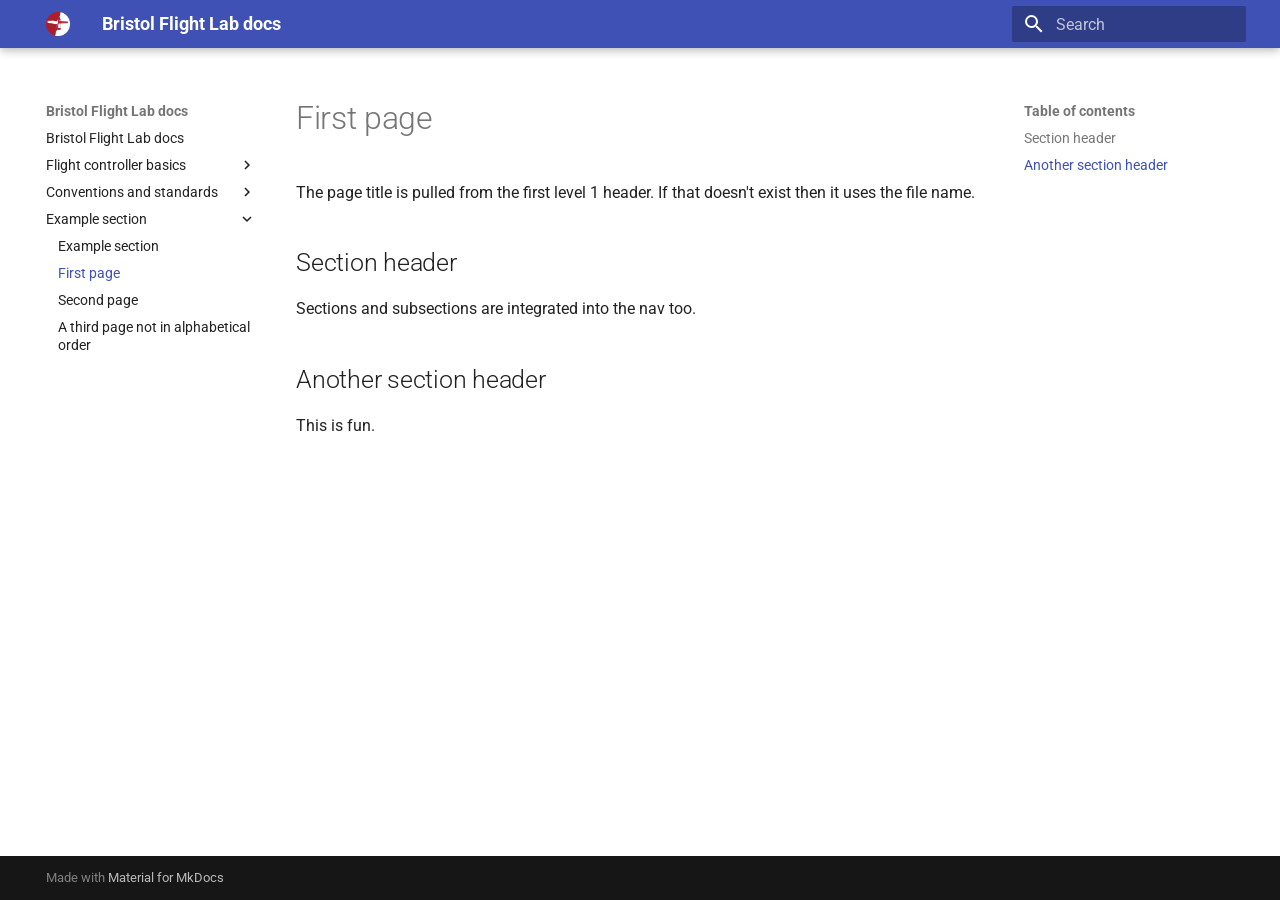
<file: example-section/first-page/index.html>
<!doctype html>
<html lang="en" class="no-js">
  <head>
    
      <meta charset="utf-8">
      <meta name="viewport" content="width=device-width,initial-scale=1">
      
      
      
      
        <link rel="prev" href="../">
      
      
        <link rel="next" href="../second-page/">
      
      
      <link rel="icon" href="../../assets/images/favicon.png">
      <meta name="generator" content="mkdocs-1.6.1, mkdocs-material-9.5.47">
    
    
      
        <title>First page - Bristol Flight Lab docs</title>
      
    
    
      <link rel="stylesheet" href="../../assets/stylesheets/main.6f8fc17f.min.css">
      
        
        <link rel="stylesheet" href="../../assets/stylesheets/palette.06af60db.min.css">
      
      


    
    
      
    
    
      
        
        
        <link rel="preconnect" href="https://fonts.gstatic.com" crossorigin>
        <link rel="stylesheet" href="https://fonts.googleapis.com/css?family=Roboto:300,300i,400,400i,700,700i%7CRoboto+Mono:400,400i,700,700i&display=fallback">
        <style>:root{--md-text-font:"Roboto";--md-code-font:"Roboto Mono"}</style>
      
    
    
    <script>__md_scope=new URL("../..",location),__md_hash=e=>[...e].reduce(((e,_)=>(e<<5)-e+_.charCodeAt(0)),0),__md_get=(e,_=localStorage,t=__md_scope)=>JSON.parse(_.getItem(t.pathname+"."+e)),__md_set=(e,_,t=localStorage,a=__md_scope)=>{try{t.setItem(a.pathname+"."+e,JSON.stringify(_))}catch(e){}}</script>
    
      

    
    
    
  </head>
  
  
    
    
    
    
    
    <body dir="ltr" data-md-color-scheme="default" data-md-color-primary="indigo" data-md-color-accent="indigo">
  
    
    <input class="md-toggle" data-md-toggle="drawer" type="checkbox" id="__drawer" autocomplete="off">
    <input class="md-toggle" data-md-toggle="search" type="checkbox" id="__search" autocomplete="off">
    <label class="md-overlay" for="__drawer"></label>
    <div data-md-component="skip">
      
        
        <a href="#first-page" class="md-skip">
          Skip to content
        </a>
      
    </div>
    <div data-md-component="announce">
      
    </div>
    
    
      

  

<header class="md-header md-header--shadow" data-md-component="header">
  <nav class="md-header__inner md-grid" aria-label="Header">
    <a href="../.." title="Bristol Flight Lab docs" class="md-header__button md-logo" aria-label="Bristol Flight Lab docs" data-md-component="logo">
      
  <img src="../../assets/logo.png" alt="logo">

    </a>
    <label class="md-header__button md-icon" for="__drawer">
      
      <svg xmlns="http://www.w3.org/2000/svg" viewBox="0 0 24 24"><path d="M3 6h18v2H3zm0 5h18v2H3zm0 5h18v2H3z"/></svg>
    </label>
    <div class="md-header__title" data-md-component="header-title">
      <div class="md-header__ellipsis">
        <div class="md-header__topic">
          <span class="md-ellipsis">
            Bristol Flight Lab docs
          </span>
        </div>
        <div class="md-header__topic" data-md-component="header-topic">
          <span class="md-ellipsis">
            
              First page
            
          </span>
        </div>
      </div>
    </div>
    
      
    
    
    
    
      <label class="md-header__button md-icon" for="__search">
        
        <svg xmlns="http://www.w3.org/2000/svg" viewBox="0 0 24 24"><path d="M9.5 3A6.5 6.5 0 0 1 16 9.5c0 1.61-.59 3.09-1.56 4.23l.27.27h.79l5 5-1.5 1.5-5-5v-.79l-.27-.27A6.52 6.52 0 0 1 9.5 16 6.5 6.5 0 0 1 3 9.5 6.5 6.5 0 0 1 9.5 3m0 2C7 5 5 7 5 9.5S7 14 9.5 14 14 12 14 9.5 12 5 9.5 5"/></svg>
      </label>
      <div class="md-search" data-md-component="search" role="dialog">
  <label class="md-search__overlay" for="__search"></label>
  <div class="md-search__inner" role="search">
    <form class="md-search__form" name="search">
      <input type="text" class="md-search__input" name="query" aria-label="Search" placeholder="Search" autocapitalize="off" autocorrect="off" autocomplete="off" spellcheck="false" data-md-component="search-query" required>
      <label class="md-search__icon md-icon" for="__search">
        
        <svg xmlns="http://www.w3.org/2000/svg" viewBox="0 0 24 24"><path d="M9.5 3A6.5 6.5 0 0 1 16 9.5c0 1.61-.59 3.09-1.56 4.23l.27.27h.79l5 5-1.5 1.5-5-5v-.79l-.27-.27A6.52 6.52 0 0 1 9.5 16 6.5 6.5 0 0 1 3 9.5 6.5 6.5 0 0 1 9.5 3m0 2C7 5 5 7 5 9.5S7 14 9.5 14 14 12 14 9.5 12 5 9.5 5"/></svg>
        
        <svg xmlns="http://www.w3.org/2000/svg" viewBox="0 0 24 24"><path d="M20 11v2H8l5.5 5.5-1.42 1.42L4.16 12l7.92-7.92L13.5 5.5 8 11z"/></svg>
      </label>
      <nav class="md-search__options" aria-label="Search">
        
        <button type="reset" class="md-search__icon md-icon" title="Clear" aria-label="Clear" tabindex="-1">
          
          <svg xmlns="http://www.w3.org/2000/svg" viewBox="0 0 24 24"><path d="M19 6.41 17.59 5 12 10.59 6.41 5 5 6.41 10.59 12 5 17.59 6.41 19 12 13.41 17.59 19 19 17.59 13.41 12z"/></svg>
        </button>
      </nav>
      
    </form>
    <div class="md-search__output">
      <div class="md-search__scrollwrap" tabindex="0" data-md-scrollfix>
        <div class="md-search-result" data-md-component="search-result">
          <div class="md-search-result__meta">
            Initializing search
          </div>
          <ol class="md-search-result__list" role="presentation"></ol>
        </div>
      </div>
    </div>
  </div>
</div>
    
    
  </nav>
  
</header>
    
    <div class="md-container" data-md-component="container">
      
      
        
          
        
      
      <main class="md-main" data-md-component="main">
        <div class="md-main__inner md-grid">
          
            
              
              <div class="md-sidebar md-sidebar--primary" data-md-component="sidebar" data-md-type="navigation" >
                <div class="md-sidebar__scrollwrap">
                  <div class="md-sidebar__inner">
                    



<nav class="md-nav md-nav--primary" aria-label="Navigation" data-md-level="0">
  <label class="md-nav__title" for="__drawer">
    <a href="../.." title="Bristol Flight Lab docs" class="md-nav__button md-logo" aria-label="Bristol Flight Lab docs" data-md-component="logo">
      
  <img src="../../assets/logo.png" alt="logo">

    </a>
    Bristol Flight Lab docs
  </label>
  
  <ul class="md-nav__list" data-md-scrollfix>
    
      
      
  
  
  
  
    <li class="md-nav__item">
      <a href="../.." class="md-nav__link">
        
  
  <span class="md-ellipsis">
    Bristol Flight Lab docs
  </span>
  

      </a>
    </li>
  

    
      
      
  
  
  
  
    
    
    
    
    <li class="md-nav__item md-nav__item--nested">
      
        
        
        <input class="md-nav__toggle md-toggle " type="checkbox" id="__nav_2" >
        
          
          <label class="md-nav__link" for="__nav_2" id="__nav_2_label" tabindex="0">
            
  
  <span class="md-ellipsis">
    Flight controller basics
  </span>
  

            <span class="md-nav__icon md-icon"></span>
          </label>
        
        <nav class="md-nav" data-md-level="1" aria-labelledby="__nav_2_label" aria-expanded="false">
          <label class="md-nav__title" for="__nav_2">
            <span class="md-nav__icon md-icon"></span>
            Flight controller basics
          </label>
          <ul class="md-nav__list" data-md-scrollfix>
            
              
                
  
  
  
  
    <li class="md-nav__item">
      <a href="../../flight-controller-basics/" class="md-nav__link">
        
  
  <span class="md-ellipsis">
    Flight controller basics
  </span>
  

      </a>
    </li>
  

              
            
          </ul>
        </nav>
      
    </li>
  

    
      
      
  
  
  
  
    
    
    
    
    <li class="md-nav__item md-nav__item--nested">
      
        
        
        <input class="md-nav__toggle md-toggle " type="checkbox" id="__nav_3" >
        
          
          <label class="md-nav__link" for="__nav_3" id="__nav_3_label" tabindex="0">
            
  
  <span class="md-ellipsis">
    Conventions and standards
  </span>
  

            <span class="md-nav__icon md-icon"></span>
          </label>
        
        <nav class="md-nav" data-md-level="1" aria-labelledby="__nav_3_label" aria-expanded="false">
          <label class="md-nav__title" for="__nav_3">
            <span class="md-nav__icon md-icon"></span>
            Conventions and standards
          </label>
          <ul class="md-nav__list" data-md-scrollfix>
            
              
                
  
  
  
  
    <li class="md-nav__item">
      <a href="../../conventions/" class="md-nav__link">
        
  
  <span class="md-ellipsis">
    Lab standards and conventions
  </span>
  

      </a>
    </li>
  

              
            
              
                
  
  
  
  
    <li class="md-nav__item">
      <a href="../../conventions/switches/" class="md-nav__link">
        
  
  <span class="md-ellipsis">
    RC safety switches and failsafes
  </span>
  

      </a>
    </li>
  

              
            
          </ul>
        </nav>
      
    </li>
  

    
      
      
  
  
    
  
  
  
    
    
    
    
    <li class="md-nav__item md-nav__item--active md-nav__item--nested">
      
        
        
        <input class="md-nav__toggle md-toggle " type="checkbox" id="__nav_4" checked>
        
          
          <label class="md-nav__link" for="__nav_4" id="__nav_4_label" tabindex="0">
            
  
  <span class="md-ellipsis">
    Example section
  </span>
  

            <span class="md-nav__icon md-icon"></span>
          </label>
        
        <nav class="md-nav" data-md-level="1" aria-labelledby="__nav_4_label" aria-expanded="true">
          <label class="md-nav__title" for="__nav_4">
            <span class="md-nav__icon md-icon"></span>
            Example section
          </label>
          <ul class="md-nav__list" data-md-scrollfix>
            
              
                
  
  
  
  
    <li class="md-nav__item">
      <a href="../" class="md-nav__link">
        
  
  <span class="md-ellipsis">
    Example section
  </span>
  

      </a>
    </li>
  

              
            
              
                
  
  
    
  
  
  
    <li class="md-nav__item md-nav__item--active">
      
      <input class="md-nav__toggle md-toggle" type="checkbox" id="__toc">
      
      
        
      
      
        <label class="md-nav__link md-nav__link--active" for="__toc">
          
  
  <span class="md-ellipsis">
    First page
  </span>
  

          <span class="md-nav__icon md-icon"></span>
        </label>
      
      <a href="./" class="md-nav__link md-nav__link--active">
        
  
  <span class="md-ellipsis">
    First page
  </span>
  

      </a>
      
        

<nav class="md-nav md-nav--secondary" aria-label="Table of contents">
  
  
  
    
  
  
    <label class="md-nav__title" for="__toc">
      <span class="md-nav__icon md-icon"></span>
      Table of contents
    </label>
    <ul class="md-nav__list" data-md-component="toc" data-md-scrollfix>
      
        <li class="md-nav__item">
  <a href="#section-header" class="md-nav__link">
    <span class="md-ellipsis">
      Section header
    </span>
  </a>
  
</li>
      
        <li class="md-nav__item">
  <a href="#another-section-header" class="md-nav__link">
    <span class="md-ellipsis">
      Another section header
    </span>
  </a>
  
</li>
      
    </ul>
  
</nav>
      
    </li>
  

              
            
              
                
  
  
  
  
    <li class="md-nav__item">
      <a href="../second-page/" class="md-nav__link">
        
  
  <span class="md-ellipsis">
    Second page
  </span>
  

      </a>
    </li>
  

              
            
              
                
  
  
  
  
    <li class="md-nav__item">
      <a href="../athird-page/" class="md-nav__link">
        
  
  <span class="md-ellipsis">
    A third page not in alphabetical order
  </span>
  

      </a>
    </li>
  

              
            
          </ul>
        </nav>
      
    </li>
  

    
  </ul>
</nav>
                  </div>
                </div>
              </div>
            
            
              
              <div class="md-sidebar md-sidebar--secondary" data-md-component="sidebar" data-md-type="toc" >
                <div class="md-sidebar__scrollwrap">
                  <div class="md-sidebar__inner">
                    

<nav class="md-nav md-nav--secondary" aria-label="Table of contents">
  
  
  
    
  
  
    <label class="md-nav__title" for="__toc">
      <span class="md-nav__icon md-icon"></span>
      Table of contents
    </label>
    <ul class="md-nav__list" data-md-component="toc" data-md-scrollfix>
      
        <li class="md-nav__item">
  <a href="#section-header" class="md-nav__link">
    <span class="md-ellipsis">
      Section header
    </span>
  </a>
  
</li>
      
        <li class="md-nav__item">
  <a href="#another-section-header" class="md-nav__link">
    <span class="md-ellipsis">
      Another section header
    </span>
  </a>
  
</li>
      
    </ul>
  
</nav>
                  </div>
                </div>
              </div>
            
          
          
            <div class="md-content" data-md-component="content">
              <article class="md-content__inner md-typeset">
                
                  


<h1 id="first-page">First page</h1>
<p>The page title is pulled from the first level 1 header. If that doesn't exist then it uses the file name.</p>
<h2 id="section-header">Section header</h2>
<p>Sections and subsections are integrated into the nav too.</p>
<h2 id="another-section-header">Another section header</h2>
<p>This is fun.</p>












                
              </article>
            </div>
          
          
<script>var target=document.getElementById(location.hash.slice(1));target&&target.name&&(target.checked=target.name.startsWith("__tabbed_"))</script>
        </div>
        
      </main>
      
        <footer class="md-footer">
  
  <div class="md-footer-meta md-typeset">
    <div class="md-footer-meta__inner md-grid">
      <div class="md-copyright">
  
  
    Made with
    <a href="https://squidfunk.github.io/mkdocs-material/" target="_blank" rel="noopener">
      Material for MkDocs
    </a>
  
</div>
      
    </div>
  </div>
</footer>
      
    </div>
    <div class="md-dialog" data-md-component="dialog">
      <div class="md-dialog__inner md-typeset"></div>
    </div>
    
    
    <script id="__config" type="application/json">{"base": "../..", "features": [], "search": "../../assets/javascripts/workers/search.6ce7567c.min.js", "translations": {"clipboard.copied": "Copied to clipboard", "clipboard.copy": "Copy to clipboard", "search.result.more.one": "1 more on this page", "search.result.more.other": "# more on this page", "search.result.none": "No matching documents", "search.result.one": "1 matching document", "search.result.other": "# matching documents", "search.result.placeholder": "Type to start searching", "search.result.term.missing": "Missing", "select.version": "Select version"}}</script>
    
    
      <script src="../../assets/javascripts/bundle.83f73b43.min.js"></script>
      
    
  </body>
</html>
</file>
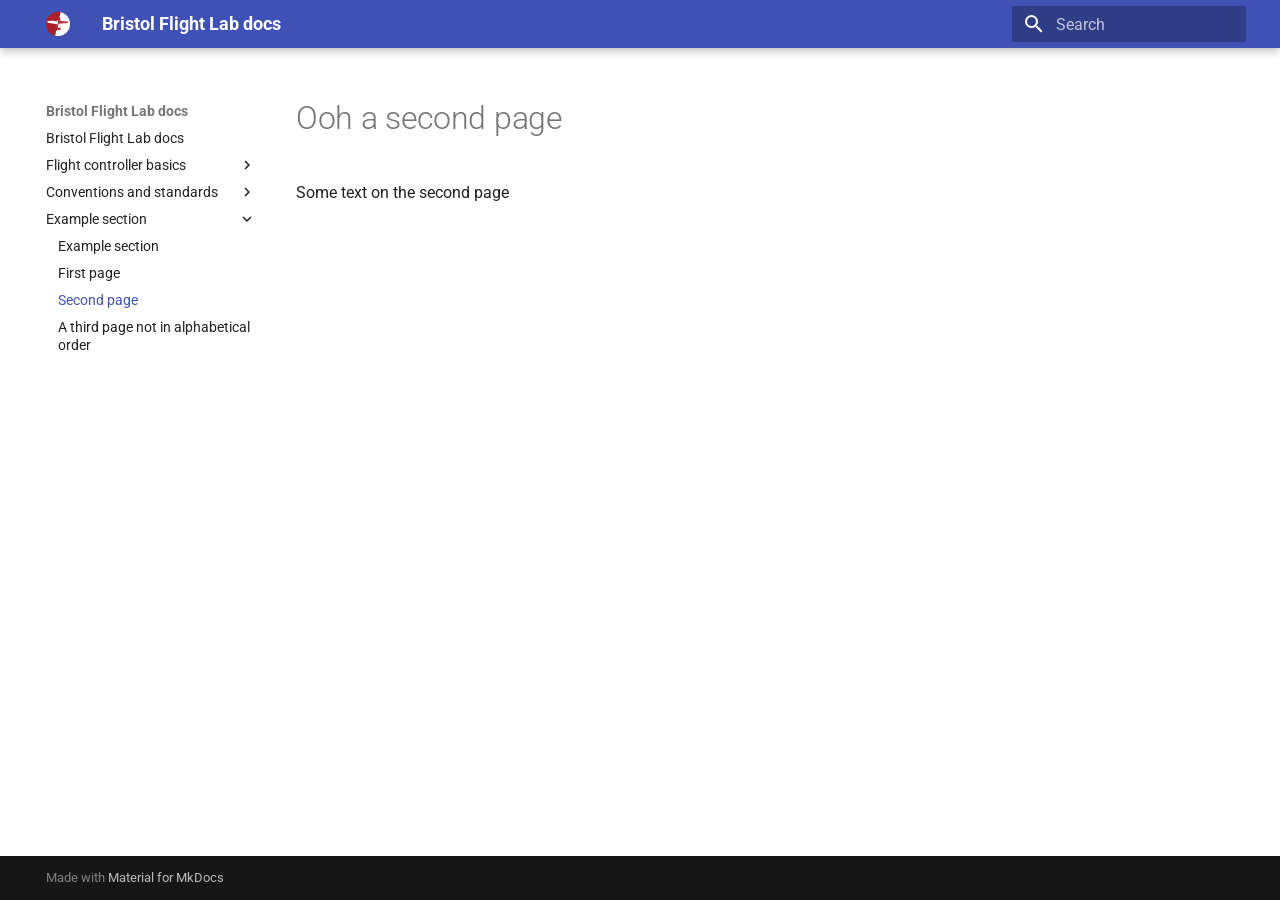
<file: example-section/second-page/index.html>
<!doctype html>
<html lang="en" class="no-js">
  <head>
    
      <meta charset="utf-8">
      <meta name="viewport" content="width=device-width,initial-scale=1">
      
      
      
      
        <link rel="prev" href="../first-page/">
      
      
        <link rel="next" href="../athird-page/">
      
      
      <link rel="icon" href="../../assets/images/favicon.png">
      <meta name="generator" content="mkdocs-1.6.1, mkdocs-material-9.5.47">
    
    
      
        <title>Second page - Bristol Flight Lab docs</title>
      
    
    
      <link rel="stylesheet" href="../../assets/stylesheets/main.6f8fc17f.min.css">
      
        
        <link rel="stylesheet" href="../../assets/stylesheets/palette.06af60db.min.css">
      
      


    
    
      
    
    
      
        
        
        <link rel="preconnect" href="https://fonts.gstatic.com" crossorigin>
        <link rel="stylesheet" href="https://fonts.googleapis.com/css?family=Roboto:300,300i,400,400i,700,700i%7CRoboto+Mono:400,400i,700,700i&display=fallback">
        <style>:root{--md-text-font:"Roboto";--md-code-font:"Roboto Mono"}</style>
      
    
    
    <script>__md_scope=new URL("../..",location),__md_hash=e=>[...e].reduce(((e,_)=>(e<<5)-e+_.charCodeAt(0)),0),__md_get=(e,_=localStorage,t=__md_scope)=>JSON.parse(_.getItem(t.pathname+"."+e)),__md_set=(e,_,t=localStorage,a=__md_scope)=>{try{t.setItem(a.pathname+"."+e,JSON.stringify(_))}catch(e){}}</script>
    
      

    
    
    
  </head>
  
  
    
    
    
    
    
    <body dir="ltr" data-md-color-scheme="default" data-md-color-primary="indigo" data-md-color-accent="indigo">
  
    
    <input class="md-toggle" data-md-toggle="drawer" type="checkbox" id="__drawer" autocomplete="off">
    <input class="md-toggle" data-md-toggle="search" type="checkbox" id="__search" autocomplete="off">
    <label class="md-overlay" for="__drawer"></label>
    <div data-md-component="skip">
      
        
        <a href="#ooh-a-second-page" class="md-skip">
          Skip to content
        </a>
      
    </div>
    <div data-md-component="announce">
      
    </div>
    
    
      

  

<header class="md-header md-header--shadow" data-md-component="header">
  <nav class="md-header__inner md-grid" aria-label="Header">
    <a href="../.." title="Bristol Flight Lab docs" class="md-header__button md-logo" aria-label="Bristol Flight Lab docs" data-md-component="logo">
      
  <img src="../../assets/logo.png" alt="logo">

    </a>
    <label class="md-header__button md-icon" for="__drawer">
      
      <svg xmlns="http://www.w3.org/2000/svg" viewBox="0 0 24 24"><path d="M3 6h18v2H3zm0 5h18v2H3zm0 5h18v2H3z"/></svg>
    </label>
    <div class="md-header__title" data-md-component="header-title">
      <div class="md-header__ellipsis">
        <div class="md-header__topic">
          <span class="md-ellipsis">
            Bristol Flight Lab docs
          </span>
        </div>
        <div class="md-header__topic" data-md-component="header-topic">
          <span class="md-ellipsis">
            
              Second page
            
          </span>
        </div>
      </div>
    </div>
    
      
    
    
    
    
      <label class="md-header__button md-icon" for="__search">
        
        <svg xmlns="http://www.w3.org/2000/svg" viewBox="0 0 24 24"><path d="M9.5 3A6.5 6.5 0 0 1 16 9.5c0 1.61-.59 3.09-1.56 4.23l.27.27h.79l5 5-1.5 1.5-5-5v-.79l-.27-.27A6.52 6.52 0 0 1 9.5 16 6.5 6.5 0 0 1 3 9.5 6.5 6.5 0 0 1 9.5 3m0 2C7 5 5 7 5 9.5S7 14 9.5 14 14 12 14 9.5 12 5 9.5 5"/></svg>
      </label>
      <div class="md-search" data-md-component="search" role="dialog">
  <label class="md-search__overlay" for="__search"></label>
  <div class="md-search__inner" role="search">
    <form class="md-search__form" name="search">
      <input type="text" class="md-search__input" name="query" aria-label="Search" placeholder="Search" autocapitalize="off" autocorrect="off" autocomplete="off" spellcheck="false" data-md-component="search-query" required>
      <label class="md-search__icon md-icon" for="__search">
        
        <svg xmlns="http://www.w3.org/2000/svg" viewBox="0 0 24 24"><path d="M9.5 3A6.5 6.5 0 0 1 16 9.5c0 1.61-.59 3.09-1.56 4.23l.27.27h.79l5 5-1.5 1.5-5-5v-.79l-.27-.27A6.52 6.52 0 0 1 9.5 16 6.5 6.5 0 0 1 3 9.5 6.5 6.5 0 0 1 9.5 3m0 2C7 5 5 7 5 9.5S7 14 9.5 14 14 12 14 9.5 12 5 9.5 5"/></svg>
        
        <svg xmlns="http://www.w3.org/2000/svg" viewBox="0 0 24 24"><path d="M20 11v2H8l5.5 5.5-1.42 1.42L4.16 12l7.92-7.92L13.5 5.5 8 11z"/></svg>
      </label>
      <nav class="md-search__options" aria-label="Search">
        
        <button type="reset" class="md-search__icon md-icon" title="Clear" aria-label="Clear" tabindex="-1">
          
          <svg xmlns="http://www.w3.org/2000/svg" viewBox="0 0 24 24"><path d="M19 6.41 17.59 5 12 10.59 6.41 5 5 6.41 10.59 12 5 17.59 6.41 19 12 13.41 17.59 19 19 17.59 13.41 12z"/></svg>
        </button>
      </nav>
      
    </form>
    <div class="md-search__output">
      <div class="md-search__scrollwrap" tabindex="0" data-md-scrollfix>
        <div class="md-search-result" data-md-component="search-result">
          <div class="md-search-result__meta">
            Initializing search
          </div>
          <ol class="md-search-result__list" role="presentation"></ol>
        </div>
      </div>
    </div>
  </div>
</div>
    
    
  </nav>
  
</header>
    
    <div class="md-container" data-md-component="container">
      
      
        
          
        
      
      <main class="md-main" data-md-component="main">
        <div class="md-main__inner md-grid">
          
            
              
              <div class="md-sidebar md-sidebar--primary" data-md-component="sidebar" data-md-type="navigation" >
                <div class="md-sidebar__scrollwrap">
                  <div class="md-sidebar__inner">
                    



<nav class="md-nav md-nav--primary" aria-label="Navigation" data-md-level="0">
  <label class="md-nav__title" for="__drawer">
    <a href="../.." title="Bristol Flight Lab docs" class="md-nav__button md-logo" aria-label="Bristol Flight Lab docs" data-md-component="logo">
      
  <img src="../../assets/logo.png" alt="logo">

    </a>
    Bristol Flight Lab docs
  </label>
  
  <ul class="md-nav__list" data-md-scrollfix>
    
      
      
  
  
  
  
    <li class="md-nav__item">
      <a href="../.." class="md-nav__link">
        
  
  <span class="md-ellipsis">
    Bristol Flight Lab docs
  </span>
  

      </a>
    </li>
  

    
      
      
  
  
  
  
    
    
    
    
    <li class="md-nav__item md-nav__item--nested">
      
        
        
        <input class="md-nav__toggle md-toggle " type="checkbox" id="__nav_2" >
        
          
          <label class="md-nav__link" for="__nav_2" id="__nav_2_label" tabindex="0">
            
  
  <span class="md-ellipsis">
    Flight controller basics
  </span>
  

            <span class="md-nav__icon md-icon"></span>
          </label>
        
        <nav class="md-nav" data-md-level="1" aria-labelledby="__nav_2_label" aria-expanded="false">
          <label class="md-nav__title" for="__nav_2">
            <span class="md-nav__icon md-icon"></span>
            Flight controller basics
          </label>
          <ul class="md-nav__list" data-md-scrollfix>
            
              
                
  
  
  
  
    <li class="md-nav__item">
      <a href="../../flight-controller-basics/" class="md-nav__link">
        
  
  <span class="md-ellipsis">
    Flight controller basics
  </span>
  

      </a>
    </li>
  

              
            
          </ul>
        </nav>
      
    </li>
  

    
      
      
  
  
  
  
    
    
    
    
    <li class="md-nav__item md-nav__item--nested">
      
        
        
        <input class="md-nav__toggle md-toggle " type="checkbox" id="__nav_3" >
        
          
          <label class="md-nav__link" for="__nav_3" id="__nav_3_label" tabindex="0">
            
  
  <span class="md-ellipsis">
    Conventions and standards
  </span>
  

            <span class="md-nav__icon md-icon"></span>
          </label>
        
        <nav class="md-nav" data-md-level="1" aria-labelledby="__nav_3_label" aria-expanded="false">
          <label class="md-nav__title" for="__nav_3">
            <span class="md-nav__icon md-icon"></span>
            Conventions and standards
          </label>
          <ul class="md-nav__list" data-md-scrollfix>
            
              
                
  
  
  
  
    <li class="md-nav__item">
      <a href="../../conventions/" class="md-nav__link">
        
  
  <span class="md-ellipsis">
    Lab standards and conventions
  </span>
  

      </a>
    </li>
  

              
            
              
                
  
  
  
  
    <li class="md-nav__item">
      <a href="../../conventions/switches/" class="md-nav__link">
        
  
  <span class="md-ellipsis">
    RC safety switches and failsafes
  </span>
  

      </a>
    </li>
  

              
            
          </ul>
        </nav>
      
    </li>
  

    
      
      
  
  
    
  
  
  
    
    
    
    
    <li class="md-nav__item md-nav__item--active md-nav__item--nested">
      
        
        
        <input class="md-nav__toggle md-toggle " type="checkbox" id="__nav_4" checked>
        
          
          <label class="md-nav__link" for="__nav_4" id="__nav_4_label" tabindex="0">
            
  
  <span class="md-ellipsis">
    Example section
  </span>
  

            <span class="md-nav__icon md-icon"></span>
          </label>
        
        <nav class="md-nav" data-md-level="1" aria-labelledby="__nav_4_label" aria-expanded="true">
          <label class="md-nav__title" for="__nav_4">
            <span class="md-nav__icon md-icon"></span>
            Example section
          </label>
          <ul class="md-nav__list" data-md-scrollfix>
            
              
                
  
  
  
  
    <li class="md-nav__item">
      <a href="../" class="md-nav__link">
        
  
  <span class="md-ellipsis">
    Example section
  </span>
  

      </a>
    </li>
  

              
            
              
                
  
  
  
  
    <li class="md-nav__item">
      <a href="../first-page/" class="md-nav__link">
        
  
  <span class="md-ellipsis">
    First page
  </span>
  

      </a>
    </li>
  

              
            
              
                
  
  
    
  
  
  
    <li class="md-nav__item md-nav__item--active">
      
      <input class="md-nav__toggle md-toggle" type="checkbox" id="__toc">
      
      
        
      
      
      <a href="./" class="md-nav__link md-nav__link--active">
        
  
  <span class="md-ellipsis">
    Second page
  </span>
  

      </a>
      
    </li>
  

              
            
              
                
  
  
  
  
    <li class="md-nav__item">
      <a href="../athird-page/" class="md-nav__link">
        
  
  <span class="md-ellipsis">
    A third page not in alphabetical order
  </span>
  

      </a>
    </li>
  

              
            
          </ul>
        </nav>
      
    </li>
  

    
  </ul>
</nav>
                  </div>
                </div>
              </div>
            
            
              
              <div class="md-sidebar md-sidebar--secondary" data-md-component="sidebar" data-md-type="toc" >
                <div class="md-sidebar__scrollwrap">
                  <div class="md-sidebar__inner">
                    

<nav class="md-nav md-nav--secondary" aria-label="Table of contents">
  
  
  
    
  
  
</nav>
                  </div>
                </div>
              </div>
            
          
          
            <div class="md-content" data-md-component="content">
              <article class="md-content__inner md-typeset">
                
                  


<h1 id="ooh-a-second-page">Ooh a second page</h1>
<p>Some text on the second page</p>












                
              </article>
            </div>
          
          
<script>var target=document.getElementById(location.hash.slice(1));target&&target.name&&(target.checked=target.name.startsWith("__tabbed_"))</script>
        </div>
        
      </main>
      
        <footer class="md-footer">
  
  <div class="md-footer-meta md-typeset">
    <div class="md-footer-meta__inner md-grid">
      <div class="md-copyright">
  
  
    Made with
    <a href="https://squidfunk.github.io/mkdocs-material/" target="_blank" rel="noopener">
      Material for MkDocs
    </a>
  
</div>
      
    </div>
  </div>
</footer>
      
    </div>
    <div class="md-dialog" data-md-component="dialog">
      <div class="md-dialog__inner md-typeset"></div>
    </div>
    
    
    <script id="__config" type="application/json">{"base": "../..", "features": [], "search": "../../assets/javascripts/workers/search.6ce7567c.min.js", "translations": {"clipboard.copied": "Copied to clipboard", "clipboard.copy": "Copy to clipboard", "search.result.more.one": "1 more on this page", "search.result.more.other": "# more on this page", "search.result.none": "No matching documents", "search.result.one": "1 matching document", "search.result.other": "# matching documents", "search.result.placeholder": "Type to start searching", "search.result.term.missing": "Missing", "select.version": "Select version"}}</script>
    
    
      <script src="../../assets/javascripts/bundle.83f73b43.min.js"></script>
      
    
  </body>
</html>
</file>
<file: assets/stylesheets/main.6f8fc17f.min.css>
@charset "UTF-8";html{-webkit-text-size-adjust:none;-moz-text-size-adjust:none;text-size-adjust:none;box-sizing:border-box}*,:after,:before{box-sizing:inherit}@media (prefers-reduced-motion){*,:after,:before{transition:none!important}}body{margin:0}a,button,input,label{-webkit-tap-highlight-color:transparent}a{color:inherit;text-decoration:none}hr{border:0;box-sizing:initial;display:block;height:.05rem;overflow:visible;padding:0}small{font-size:80%}sub,sup{line-height:1em}img{border-style:none}table{border-collapse:initial;border-spacing:0}td,th{font-weight:400;vertical-align:top}button{background:#0000;border:0;font-family:inherit;font-size:inherit;margin:0;padding:0}input{border:0;outline:none}:root{--md-primary-fg-color:#4051b5;--md-primary-fg-color--light:#5d6cc0;--md-primary-fg-color--dark:#303fa1;--md-primary-bg-color:#fff;--md-primary-bg-color--light:#ffffffb3;--md-accent-fg-color:#526cfe;--md-accent-fg-color--transparent:#526cfe1a;--md-accent-bg-color:#fff;--md-accent-bg-color--light:#ffffffb3}[data-md-color-scheme=default]{color-scheme:light}[data-md-color-scheme=default] img[src$="#gh-dark-mode-only"],[data-md-color-scheme=default] img[src$="#only-dark"]{display:none}:root,[data-md-color-scheme=default]{--md-hue:225deg;--md-default-fg-color:#000000de;--md-default-fg-color--light:#0000008a;--md-default-fg-color--lighter:#00000052;--md-default-fg-color--lightest:#00000012;--md-default-bg-color:#fff;--md-default-bg-color--light:#ffffffb3;--md-default-bg-color--lighter:#ffffff4d;--md-default-bg-color--lightest:#ffffff1f;--md-code-fg-color:#36464e;--md-code-bg-color:#f5f5f5;--md-code-hl-color:#4287ff;--md-code-hl-color--light:#4287ff1a;--md-code-hl-number-color:#d52a2a;--md-code-hl-special-color:#db1457;--md-code-hl-function-color:#a846b9;--md-code-hl-constant-color:#6e59d9;--md-code-hl-keyword-color:#3f6ec6;--md-code-hl-string-color:#1c7d4d;--md-code-hl-name-color:var(--md-code-fg-color);--md-code-hl-operator-color:var(--md-default-fg-color--light);--md-code-hl-punctuation-color:var(--md-default-fg-color--light);--md-code-hl-comment-color:var(--md-default-fg-color--light);--md-code-hl-generic-color:var(--md-default-fg-color--light);--md-code-hl-variable-color:var(--md-default-fg-color--light);--md-typeset-color:var(--md-default-fg-color);--md-typeset-a-color:var(--md-primary-fg-color);--md-typeset-del-color:#f5503d26;--md-typeset-ins-color:#0bd57026;--md-typeset-kbd-color:#fafafa;--md-typeset-kbd-accent-color:#fff;--md-typeset-kbd-border-color:#b8b8b8;--md-typeset-mark-color:#ffff0080;--md-typeset-table-color:#0000001f;--md-typeset-table-color--light:rgba(0,0,0,.035);--md-admonition-fg-color:var(--md-default-fg-color);--md-admonition-bg-color:var(--md-default-bg-color);--md-warning-fg-color:#000000de;--md-warning-bg-color:#ff9;--md-footer-fg-color:#fff;--md-footer-fg-color--light:#ffffffb3;--md-footer-fg-color--lighter:#ffffff73;--md-footer-bg-color:#000000de;--md-footer-bg-color--dark:#00000052;--md-shadow-z1:0 0.2rem 0.5rem #0000000d,0 0 0.05rem #0000001a;--md-shadow-z2:0 0.2rem 0.5rem #0000001a,0 0 0.05rem #00000040;--md-shadow-z3:0 0.2rem 0.5rem #0003,0 0 0.05rem #00000059}.md-icon svg{fill:currentcolor;display:block;height:1.2rem;width:1.2rem}body{-webkit-font-smoothing:antialiased;-moz-osx-font-smoothing:grayscale;--md-text-font-family:var(--md-text-font,_),-apple-system,BlinkMacSystemFont,Helvetica,Arial,sans-serif;--md-code-font-family:var(--md-code-font,_),SFMono-Regular,Consolas,Menlo,monospace}aside,body,input{font-feature-settings:"kern","liga";color:var(--md-typeset-color);font-family:var(--md-text-font-family)}code,kbd,pre{font-feature-settings:"kern";font-family:var(--md-code-font-family)}:root{--md-typeset-table-sort-icon:url('data:image/svg+xml;charset=utf-8,<svg xmlns="http://www.w3.org/2000/svg" viewBox="0 0 24 24"><path d="m18 21-4-4h3V7h-3l4-4 4 4h-3v10h3M2 19v-2h10v2M2 13v-2h7v2M2 7V5h4v2z"/></svg>');--md-typeset-table-sort-icon--asc:url('data:image/svg+xml;charset=utf-8,<svg xmlns="http://www.w3.org/2000/svg" viewBox="0 0 24 24"><path d="M19 17h3l-4 4-4-4h3V3h2M2 17h10v2H2M6 5v2H2V5m0 6h7v2H2z"/></svg>');--md-typeset-table-sort-icon--desc:url('data:image/svg+xml;charset=utf-8,<svg xmlns="http://www.w3.org/2000/svg" viewBox="0 0 24 24"><path d="M19 7h3l-4-4-4 4h3v14h2M2 17h10v2H2M6 5v2H2V5m0 6h7v2H2z"/></svg>')}.md-typeset{-webkit-print-color-adjust:exact;color-adjust:exact;font-size:.8rem;line-height:1.6}@media print{.md-typeset{font-size:.68rem}}.md-typeset blockquote,.md-typeset dl,.md-typeset figure,.md-typeset ol,.md-typeset pre,.md-typeset ul{margin-bottom:1em;margin-top:1em}.md-typeset h1{color:var(--md-default-fg-color--light);font-size:2em;line-height:1.3;margin:0 0 1.25em}.md-typeset h1,.md-typeset h2{font-weight:300;letter-spacing:-.01em}.md-typeset h2{font-size:1.5625em;line-height:1.4;margin:1.6em 0 .64em}.md-typeset h3{font-size:1.25em;font-weight:400;letter-spacing:-.01em;line-height:1.5;margin:1.6em 0 .8em}.md-typeset h2+h3{margin-top:.8em}.md-typeset h4{font-weight:700;letter-spacing:-.01em;margin:1em 0}.md-typeset h5,.md-typeset h6{color:var(--md-default-fg-color--light);font-size:.8em;font-weight:700;letter-spacing:-.01em;margin:1.25em 0}.md-typeset h5{text-transform:uppercase}.md-typeset h5 code{text-transform:none}.md-typeset hr{border-bottom:.05rem solid var(--md-default-fg-color--lightest);display:flow-root;margin:1.5em 0}.md-typeset a{color:var(--md-typeset-a-color);word-break:break-word}.md-typeset a,.md-typeset a:before{transition:color 125ms}.md-typeset a:focus,.md-typeset a:hover{color:var(--md-accent-fg-color)}.md-typeset a:focus code,.md-typeset a:hover code{background-color:var(--md-accent-fg-color--transparent)}.md-typeset a code{color:currentcolor;transition:background-color 125ms}.md-typeset a.focus-visible{outline-color:var(--md-accent-fg-color);outline-offset:.2rem}.md-typeset code,.md-typeset kbd,.md-typeset pre{color:var(--md-code-fg-color);direction:ltr;font-variant-ligatures:none}@media print{.md-typeset code,.md-typeset kbd,.md-typeset pre{white-space:pre-wrap}}.md-typeset code{background-color:var(--md-code-bg-color);border-radius:.1rem;-webkit-box-decoration-break:clone;box-decoration-break:clone;font-size:.85em;padding:0 .2941176471em;word-break:break-word}.md-typeset code:not(.focus-visible){-webkit-tap-highlight-color:transparent;outline:none}.md-typeset pre{display:flow-root;line-height:1.4;position:relative}.md-typeset pre>code{-webkit-box-decoration-break:slice;box-decoration-break:slice;box-shadow:none;display:block;margin:0;outline-color:var(--md-accent-fg-color);overflow:auto;padding:.7720588235em 1.1764705882em;scrollbar-color:var(--md-default-fg-color--lighter) #0000;scrollbar-width:thin;touch-action:auto;word-break:normal}.md-typeset pre>code:hover{scrollbar-color:var(--md-accent-fg-color) #0000}.md-typeset pre>code::-webkit-scrollbar{height:.2rem;width:.2rem}.md-typeset pre>code::-webkit-scrollbar-thumb{background-color:var(--md-default-fg-color--lighter)}.md-typeset pre>code::-webkit-scrollbar-thumb:hover{background-color:var(--md-accent-fg-color)}.md-typeset kbd{background-color:var(--md-typeset-kbd-color);border-radius:.1rem;box-shadow:0 .1rem 0 .05rem var(--md-typeset-kbd-border-color),0 .1rem 0 var(--md-typeset-kbd-border-color),0 -.1rem .2rem var(--md-typeset-kbd-accent-color) inset;color:var(--md-default-fg-color);display:inline-block;font-size:.75em;padding:0 .6666666667em;vertical-align:text-top;word-break:break-word}.md-typeset mark{background-color:var(--md-typeset-mark-color);-webkit-box-decoration-break:clone;box-decoration-break:clone;color:inherit;word-break:break-word}.md-typeset abbr{border-bottom:.05rem dotted var(--md-default-fg-color--light);cursor:help;text-decoration:none}.md-typeset small{opacity:.75}[dir=ltr] .md-typeset sub,[dir=ltr] .md-typeset sup{margin-left:.078125em}[dir=rtl] .md-typeset sub,[dir=rtl] .md-typeset sup{margin-right:.078125em}[dir=ltr] .md-typeset blockquote{padding-left:.6rem}[dir=rtl] .md-typeset blockquote{padding-right:.6rem}[dir=ltr] .md-typeset blockquote{border-left:.2rem solid var(--md-default-fg-color--lighter)}[dir=rtl] .md-typeset blockquote{border-right:.2rem solid var(--md-default-fg-color--lighter)}.md-typeset blockquote{color:var(--md-default-fg-color--light);margin-left:0;margin-right:0}.md-typeset ul{list-style-type:disc}.md-typeset ul[type]{list-style-type:revert-layer}[dir=ltr] .md-typeset ol,[dir=ltr] .md-typeset ul{margin-left:.625em}[dir=rtl] .md-typeset ol,[dir=rtl] .md-typeset ul{margin-right:.625em}.md-typeset ol,.md-typeset ul{padding:0}.md-typeset ol:not([hidden]),.md-typeset ul:not([hidden]){display:flow-root}.md-typeset ol ol,.md-typeset ul ol{list-style-type:lower-alpha}.md-typeset ol ol ol,.md-typeset ul ol ol{list-style-type:lower-roman}.md-typeset ol ol ol ol,.md-typeset ul ol ol ol{list-style-type:upper-alpha}.md-typeset ol ol ol ol ol,.md-typeset ul ol ol ol ol{list-style-type:upper-roman}.md-typeset ol[type],.md-typeset ul[type]{list-style-type:revert-layer}[dir=ltr] .md-typeset ol li,[dir=ltr] .md-typeset ul li{margin-left:1.25em}[dir=rtl] .md-typeset ol li,[dir=rtl] .md-typeset ul li{margin-right:1.25em}.md-typeset ol li,.md-typeset ul li{margin-bottom:.5em}.md-typeset ol li blockquote,.md-typeset ol li p,.md-typeset ul li blockquote,.md-typeset ul li p{margin:.5em 0}.md-typeset ol li:last-child,.md-typeset ul li:last-child{margin-bottom:0}[dir=ltr] .md-typeset ol li ol,[dir=ltr] .md-typeset ol li ul,[dir=ltr] .md-typeset ul li ol,[dir=ltr] .md-typeset ul li ul{margin-left:.625em}[dir=rtl] .md-typeset ol li ol,[dir=rtl] .md-typeset ol li ul,[dir=rtl] .md-typeset ul li ol,[dir=rtl] .md-typeset ul li ul{margin-right:.625em}.md-typeset ol li ol,.md-typeset ol li ul,.md-typeset ul li ol,.md-typeset ul li ul{margin-bottom:.5em;margin-top:.5em}[dir=ltr] .md-typeset dd{margin-left:1.875em}[dir=rtl] .md-typeset dd{margin-right:1.875em}.md-typeset dd{margin-bottom:1.5em;margin-top:1em}.md-typeset img,.md-typeset svg,.md-typeset video{height:auto;max-width:100%}.md-typeset img[align=left]{margin:1em 1em 1em 0}.md-typeset img[align=right]{margin:1em 0 1em 1em}.md-typeset img[align]:only-child{margin-top:0}.md-typeset figure{display:flow-root;margin:1em auto;max-width:100%;text-align:center;width:-moz-fit-content;width:fit-content}.md-typeset figure img{display:block;margin:0 auto}.md-typeset figcaption{font-style:italic;margin:1em auto;max-width:24rem}.md-typeset iframe{max-width:100%}.md-typeset table:not([class]){background-color:var(--md-default-bg-color);border:.05rem solid var(--md-typeset-table-color);border-radius:.1rem;display:inline-block;font-size:.64rem;max-width:100%;overflow:auto;touch-action:auto}@media print{.md-typeset table:not([class]){display:table}}.md-typeset table:not([class])+*{margin-top:1.5em}.md-typeset table:not([class]) td>:first-child,.md-typeset table:not([class]) th>:first-child{margin-top:0}.md-typeset table:not([class]) td>:last-child,.md-typeset table:not([class]) th>:last-child{margin-bottom:0}.md-typeset table:not([class]) td:not([align]),.md-typeset table:not([class]) th:not([align]){text-align:left}[dir=rtl] .md-typeset table:not([class]) td:not([align]),[dir=rtl] .md-typeset table:not([class]) th:not([align]){text-align:right}.md-typeset table:not([class]) th{font-weight:700;min-width:5rem;padding:.9375em 1.25em;vertical-align:top}.md-typeset table:not([class]) td{border-top:.05rem solid var(--md-typeset-table-color);padding:.9375em 1.25em;vertical-align:top}.md-typeset table:not([class]) tbody tr{transition:background-color 125ms}.md-typeset table:not([class]) tbody tr:hover{background-color:var(--md-typeset-table-color--light);box-shadow:0 .05rem 0 var(--md-default-bg-color) inset}.md-typeset table:not([class]) a{word-break:normal}.md-typeset table th[role=columnheader]{cursor:pointer}[dir=ltr] .md-typeset table th[role=columnheader]:after{margin-left:.5em}[dir=rtl] .md-typeset table th[role=columnheader]:after{margin-right:.5em}.md-typeset table th[role=columnheader]:after{content:"";display:inline-block;height:1.2em;-webkit-mask-image:var(--md-typeset-table-sort-icon);mask-image:var(--md-typeset-table-sort-icon);-webkit-mask-repeat:no-repeat;mask-repeat:no-repeat;-webkit-mask-size:contain;mask-size:contain;transition:background-color 125ms;vertical-align:text-bottom;width:1.2em}.md-typeset table th[role=columnheader]:hover:after{background-color:var(--md-default-fg-color--lighter)}.md-typeset table th[role=columnheader][aria-sort=ascending]:after{background-color:var(--md-default-fg-color--light);-webkit-mask-image:var(--md-typeset-table-sort-icon--asc);mask-image:var(--md-typeset-table-sort-icon--asc)}.md-typeset table th[role=columnheader][aria-sort=descending]:after{background-color:var(--md-default-fg-color--light);-webkit-mask-image:var(--md-typeset-table-sort-icon--desc);mask-image:var(--md-typeset-table-sort-icon--desc)}.md-typeset__scrollwrap{margin:1em -.8rem;overflow-x:auto;touch-action:auto}.md-typeset__table{display:inline-block;margin-bottom:.5em;padding:0 .8rem}@media print{.md-typeset__table{display:block}}html .md-typeset__table table{display:table;margin:0;overflow:hidden;width:100%}@media screen and (max-width:44.984375em){.md-content__inner>pre{margin:1em -.8rem}.md-content__inner>pre code{border-radius:0}}.md-typeset .md-author{border-radius:100%;display:block;flex-shrink:0;height:1.6rem;overflow:hidden;position:relative;transition:color 125ms,transform 125ms;width:1.6rem}.md-typeset .md-author img{display:block}.md-typeset .md-author--more{background:var(--md-default-fg-color--lightest);color:var(--md-default-fg-color--lighter);font-size:.6rem;font-weight:700;line-height:1.6rem;text-align:center}.md-typeset .md-author--long{height:2.4rem;width:2.4rem}.md-typeset a.md-author{transform:scale(1)}.md-typeset a.md-author img{border-radius:100%;filter:grayscale(100%) opacity(75%);transition:filter 125ms}.md-typeset a.md-author:focus,.md-typeset a.md-author:hover{transform:scale(1.1);z-index:1}.md-typeset a.md-author:focus img,.md-typeset a.md-author:hover img{filter:grayscale(0)}.md-banner{background-color:var(--md-footer-bg-color);color:var(--md-footer-fg-color);overflow:auto}@media print{.md-banner{display:none}}.md-banner--warning{background-color:var(--md-warning-bg-color);color:var(--md-warning-fg-color)}.md-banner__inner{font-size:.7rem;margin:.6rem auto;padding:0 .8rem}[dir=ltr] .md-banner__button{float:right}[dir=rtl] .md-banner__button{float:left}.md-banner__button{color:inherit;cursor:pointer;transition:opacity .25s}.no-js .md-banner__button{display:none}.md-banner__button:hover{opacity:.7}html{font-size:125%;height:100%;overflow-x:hidden}@media screen and (min-width:100em){html{font-size:137.5%}}@media screen and (min-width:125em){html{font-size:150%}}body{background-color:var(--md-default-bg-color);display:flex;flex-direction:column;font-size:.5rem;min-height:100%;position:relative;width:100%}@media print{body{display:block}}@media screen and (max-width:59.984375em){body[data-md-scrolllock]{position:fixed}}.md-grid{margin-left:auto;margin-right:auto;max-width:61rem}.md-container{display:flex;flex-direction:column;flex-grow:1}@media print{.md-container{display:block}}.md-main{flex-grow:1}.md-main__inner{display:flex;height:100%;margin-top:1.5rem}.md-ellipsis{overflow:hidden;text-overflow:ellipsis}.md-toggle{display:none}.md-option{height:0;opacity:0;position:absolute;width:0}.md-option:checked+label:not([hidden]){display:block}.md-option.focus-visible+label{outline-color:var(--md-accent-fg-color);outline-style:auto}.md-skip{background-color:var(--md-default-fg-color);border-radius:.1rem;color:var(--md-default-bg-color);font-size:.64rem;margin:.5rem;opacity:0;outline-color:var(--md-accent-fg-color);padding:.3rem .5rem;position:fixed;transform:translateY(.4rem);z-index:-1}.md-skip:focus{opacity:1;transform:translateY(0);transition:transform .25s cubic-bezier(.4,0,.2,1),opacity 175ms 75ms;z-index:10}@page{margin:25mm}:root{--md-clipboard-icon:url('data:image/svg+xml;charset=utf-8,<svg xmlns="http://www.w3.org/2000/svg" viewBox="0 0 24 24"><path d="M19 21H8V7h11m0-2H8a2 2 0 0 0-2 2v14a2 2 0 0 0 2 2h11a2 2 0 0 0 2-2V7a2 2 0 0 0-2-2m-3-4H4a2 2 0 0 0-2 2v14h2V3h12z"/></svg>')}.md-clipboard{border-radius:.1rem;color:var(--md-default-fg-color--lightest);cursor:pointer;height:1.5em;outline-color:var(--md-accent-fg-color);outline-offset:.1rem;position:absolute;right:.5em;top:.5em;transition:color .25s;width:1.5em;z-index:1}@media print{.md-clipboard{display:none}}.md-clipboard:not(.focus-visible){-webkit-tap-highlight-color:transparent;outline:none}:hover>.md-clipboard{color:var(--md-default-fg-color--light)}.md-clipboard:focus,.md-clipboard:hover{color:var(--md-accent-fg-color)}.md-clipboard:after{background-color:currentcolor;content:"";display:block;height:1.125em;margin:0 auto;-webkit-mask-image:var(--md-clipboard-icon);mask-image:var(--md-clipboard-icon);-webkit-mask-position:center;mask-position:center;-webkit-mask-repeat:no-repeat;mask-repeat:no-repeat;-webkit-mask-size:contain;mask-size:contain;width:1.125em}.md-clipboard--inline{cursor:pointer}.md-clipboard--inline code{transition:color .25s,background-color .25s}.md-clipboard--inline:focus code,.md-clipboard--inline:hover code{background-color:var(--md-accent-fg-color--transparent);color:var(--md-accent-fg-color)}.md-typeset .md-code__content{display:grid}@keyframes consent{0%{opacity:0;transform:translateY(100%)}to{opacity:1;transform:translateY(0)}}@keyframes overlay{0%{opacity:0}to{opacity:1}}.md-consent__overlay{animation:overlay .25s both;-webkit-backdrop-filter:blur(.1rem);backdrop-filter:blur(.1rem);background-color:#0000008a;height:100%;opacity:1;position:fixed;top:0;width:100%;z-index:5}.md-consent__inner{animation:consent .5s cubic-bezier(.1,.7,.1,1) both;background-color:var(--md-default-bg-color);border:0;border-radius:.1rem;bottom:0;box-shadow:0 0 .2rem #0000001a,0 .2rem .4rem #0003;max-height:100%;overflow:auto;padding:0;position:fixed;width:100%;z-index:5}.md-consent__form{padding:.8rem}.md-consent__settings{display:none;margin:1em 0}input:checked+.md-consent__settings{display:block}.md-consent__controls{margin-bottom:.8rem}.md-typeset .md-consent__controls .md-button{display:inline}@media screen and (max-width:44.984375em){.md-typeset .md-consent__controls .md-button{display:block;margin-top:.4rem;text-align:center;width:100%}}.md-consent label{cursor:pointer}.md-content{flex-grow:1;min-width:0}.md-content__inner{margin:0 .8rem 1.2rem;padding-top:.6rem}@media screen and (min-width:76.25em){[dir=ltr] .md-sidebar--primary:not([hidden])~.md-content>.md-content__inner{margin-left:1.2rem}[dir=ltr] .md-sidebar--secondary:not([hidden])~.md-content>.md-content__inner,[dir=rtl] .md-sidebar--primary:not([hidden])~.md-content>.md-content__inner{margin-right:1.2rem}[dir=rtl] .md-sidebar--secondary:not([hidden])~.md-content>.md-content__inner{margin-left:1.2rem}}.md-content__inner:before{content:"";display:block;height:.4rem}.md-content__inner>:last-child{margin-bottom:0}[dir=ltr] .md-content__button{float:right}[dir=rtl] .md-content__button{float:left}[dir=ltr] .md-content__button{margin-left:.4rem}[dir=rtl] .md-content__button{margin-right:.4rem}.md-content__button{margin:.4rem 0;padding:0}@media print{.md-content__button{display:none}}.md-typeset .md-content__button{color:var(--md-default-fg-color--lighter)}.md-content__button svg{display:inline;vertical-align:top}[dir=rtl] .md-content__button svg{transform:scaleX(-1)}[dir=ltr] .md-dialog{right:.8rem}[dir=rtl] .md-dialog{left:.8rem}.md-dialog{background-color:var(--md-default-fg-color);border-radius:.1rem;bottom:.8rem;box-shadow:var(--md-shadow-z3);min-width:11.1rem;opacity:0;padding:.4rem .6rem;pointer-events:none;position:fixed;transform:translateY(100%);transition:transform 0ms .4s,opacity .4s;z-index:4}@media print{.md-dialog{display:none}}.md-dialog--active{opacity:1;pointer-events:auto;transform:translateY(0);transition:transform .4s cubic-bezier(.075,.85,.175,1),opacity .4s}.md-dialog__inner{color:var(--md-default-bg-color);font-size:.7rem}.md-feedback{margin:2em 0 1em;text-align:center}.md-feedback fieldset{border:none;margin:0;padding:0}.md-feedback__title{font-weight:700;margin:1em auto}.md-feedback__inner{position:relative}.md-feedback__list{display:flex;flex-wrap:wrap;place-content:baseline center;position:relative}.md-feedback__list:hover .md-icon:not(:disabled){color:var(--md-default-fg-color--lighter)}:disabled .md-feedback__list{min-height:1.8rem}.md-feedback__icon{color:var(--md-default-fg-color--light);cursor:pointer;flex-shrink:0;margin:0 .1rem;transition:color 125ms}.md-feedback__icon:not(:disabled).md-icon:hover{color:var(--md-accent-fg-color)}.md-feedback__icon:disabled{color:var(--md-default-fg-color--lightest);pointer-events:none}.md-feedback__note{opacity:0;position:relative;transform:translateY(.4rem);transition:transform .4s cubic-bezier(.1,.7,.1,1),opacity .15s}.md-feedback__note>*{margin:0 auto;max-width:16rem}:disabled .md-feedback__note{opacity:1;transform:translateY(0)}@media print{.md-feedback{display:none}}.md-footer{background-color:var(--md-footer-bg-color);color:var(--md-footer-fg-color)}@media print{.md-footer{display:none}}.md-footer__inner{justify-content:space-between;overflow:auto;padding:.2rem}.md-footer__inner:not([hidden]){display:flex}.md-footer__link{align-items:end;display:flex;flex-grow:0.01;margin-bottom:.4rem;margin-top:1rem;max-width:100%;outline-color:var(--md-accent-fg-color);overflow:hidden;transition:opacity .25s}.md-footer__link:focus,.md-footer__link:hover{opacity:.7}[dir=rtl] .md-footer__link svg{transform:scaleX(-1)}@media screen and (max-width:44.984375em){.md-footer__link--prev{flex-shrink:0}.md-footer__link--prev .md-footer__title{display:none}}[dir=ltr] .md-footer__link--next{margin-left:auto}[dir=rtl] .md-footer__link--next{margin-right:auto}.md-footer__link--next{text-align:right}[dir=rtl] .md-footer__link--next{text-align:left}.md-footer__title{flex-grow:1;font-size:.9rem;margin-bottom:.7rem;max-width:calc(100% - 2.4rem);padding:0 1rem;white-space:nowrap}.md-footer__button{margin:.2rem;padding:.4rem}.md-footer__direction{font-size:.64rem;opacity:.7}.md-footer-meta{background-color:var(--md-footer-bg-color--dark)}.md-footer-meta__inner{display:flex;flex-wrap:wrap;justify-content:space-between;padding:.2rem}html .md-footer-meta.md-typeset a{color:var(--md-footer-fg-color--light)}html .md-footer-meta.md-typeset a:focus,html .md-footer-meta.md-typeset a:hover{color:var(--md-footer-fg-color)}.md-copyright{color:var(--md-footer-fg-color--lighter);font-size:.64rem;margin:auto .6rem;padding:.4rem 0;width:100%}@media screen and (min-width:45em){.md-copyright{width:auto}}.md-copyright__highlight{color:var(--md-footer-fg-color--light)}.md-social{display:inline-flex;gap:.2rem;margin:0 .4rem;padding:.2rem 0 .6rem}@media screen and (min-width:45em){.md-social{padding:.6rem 0}}.md-social__link{display:inline-block;height:1.6rem;text-align:center;width:1.6rem}.md-social__link:before{line-height:1.9}.md-social__link svg{fill:currentcolor;max-height:.8rem;vertical-align:-25%}.md-typeset .md-button{border:.1rem solid;border-radius:.1rem;color:var(--md-primary-fg-color);cursor:pointer;display:inline-block;font-weight:700;padding:.625em 2em;transition:color 125ms,background-color 125ms,border-color 125ms}.md-typeset .md-button--primary{background-color:var(--md-primary-fg-color);border-color:var(--md-primary-fg-color);color:var(--md-primary-bg-color)}.md-typeset .md-button:focus,.md-typeset .md-button:hover{background-color:var(--md-accent-fg-color);border-color:var(--md-accent-fg-color);color:var(--md-accent-bg-color)}[dir=ltr] .md-typeset .md-input{border-top-left-radius:.1rem}[dir=ltr] .md-typeset .md-input,[dir=rtl] .md-typeset .md-input{border-top-right-radius:.1rem}[dir=rtl] .md-typeset .md-input{border-top-left-radius:.1rem}.md-typeset .md-input{border-bottom:.1rem solid var(--md-default-fg-color--lighter);box-shadow:var(--md-shadow-z1);font-size:.8rem;height:1.8rem;padding:0 .6rem;transition:border .25s,box-shadow .25s}.md-typeset .md-input:focus,.md-typeset .md-input:hover{border-bottom-color:var(--md-accent-fg-color);box-shadow:var(--md-shadow-z2)}.md-typeset .md-input--stretch{width:100%}.md-header{background-color:var(--md-primary-fg-color);box-shadow:0 0 .2rem #0000,0 .2rem .4rem #0000;color:var(--md-primary-bg-color);display:block;left:0;position:sticky;right:0;top:0;z-index:4}@media print{.md-header{display:none}}.md-header[hidden]{transform:translateY(-100%);transition:transform .25s cubic-bezier(.8,0,.6,1),box-shadow .25s}.md-header--shadow{box-shadow:0 0 .2rem #0000001a,0 .2rem .4rem #0003;transition:transform .25s cubic-bezier(.1,.7,.1,1),box-shadow .25s}.md-header__inner{align-items:center;display:flex;padding:0 .2rem}.md-header__button{color:currentcolor;cursor:pointer;margin:.2rem;outline-color:var(--md-accent-fg-color);padding:.4rem;position:relative;transition:opacity .25s;vertical-align:middle;z-index:1}.md-header__button:hover{opacity:.7}.md-header__button:not([hidden]){display:inline-block}.md-header__button:not(.focus-visible){-webkit-tap-highlight-color:transparent;outline:none}.md-header__button.md-logo{margin:.2rem;padding:.4rem}@media screen and (max-width:76.234375em){.md-header__button.md-logo{display:none}}.md-header__button.md-logo img,.md-header__button.md-logo svg{fill:currentcolor;display:block;height:1.2rem;width:auto}@media screen and (min-width:60em){.md-header__button[for=__search]{display:none}}.no-js .md-header__button[for=__search]{display:none}[dir=rtl] .md-header__button[for=__search] svg{transform:scaleX(-1)}@media screen and (min-width:76.25em){.md-header__button[for=__drawer]{display:none}}.md-header__topic{display:flex;max-width:100%;position:absolute;transition:transform .4s cubic-bezier(.1,.7,.1,1),opacity .15s;white-space:nowrap}.md-header__topic+.md-header__topic{opacity:0;pointer-events:none;transform:translateX(1.25rem);transition:transform .4s cubic-bezier(1,.7,.1,.1),opacity .15s;z-index:-1}[dir=rtl] .md-header__topic+.md-header__topic{transform:translateX(-1.25rem)}.md-header__topic:first-child{font-weight:700}[dir=ltr] .md-header__title{margin-left:1rem;margin-right:.4rem}[dir=rtl] .md-header__title{margin-left:.4rem;margin-right:1rem}.md-header__title{flex-grow:1;font-size:.9rem;height:2.4rem;line-height:2.4rem}.md-header__title--active .md-header__topic{opacity:0;pointer-events:none;transform:translateX(-1.25rem);transition:transform .4s cubic-bezier(1,.7,.1,.1),opacity .15s;z-index:-1}[dir=rtl] .md-header__title--active .md-header__topic{transform:translateX(1.25rem)}.md-header__title--active .md-header__topic+.md-header__topic{opacity:1;pointer-events:auto;transform:translateX(0);transition:transform .4s cubic-bezier(.1,.7,.1,1),opacity .15s;z-index:0}.md-header__title>.md-header__ellipsis{height:100%;position:relative;width:100%}.md-header__option{display:flex;flex-shrink:0;max-width:100%;transition:max-width 0ms .25s,opacity .25s .25s;white-space:nowrap}[data-md-toggle=search]:checked~.md-header .md-header__option{max-width:0;opacity:0;transition:max-width 0ms,opacity 0ms}.md-header__option>input{bottom:0}.md-header__source{display:none}@media screen and (min-width:60em){[dir=ltr] .md-header__source{margin-left:1rem}[dir=rtl] .md-header__source{margin-right:1rem}.md-header__source{display:block;max-width:11.7rem;width:11.7rem}}@media screen and (min-width:76.25em){[dir=ltr] .md-header__source{margin-left:1.4rem}[dir=rtl] .md-header__source{margin-right:1.4rem}}.md-meta{color:var(--md-default-fg-color--light);font-size:.7rem;line-height:1.3}.md-meta__list{display:inline-flex;flex-wrap:wrap;list-style:none;margin:0;padding:0}.md-meta__item:not(:last-child):after{content:"·";margin-left:.2rem;margin-right:.2rem}.md-meta__link{color:var(--md-typeset-a-color)}.md-meta__link:focus,.md-meta__link:hover{color:var(--md-accent-fg-color)}.md-draft{background-color:#ff1744;border-radius:.125em;color:#fff;display:inline-block;font-weight:700;padding-left:.5714285714em;padding-right:.5714285714em}:root{--md-nav-icon--prev:url('data:image/svg+xml;charset=utf-8,<svg xmlns="http://www.w3.org/2000/svg" viewBox="0 0 24 24"><path d="M20 11v2H8l5.5 5.5-1.42 1.42L4.16 12l7.92-7.92L13.5 5.5 8 11z"/></svg>');--md-nav-icon--next:url('data:image/svg+xml;charset=utf-8,<svg xmlns="http://www.w3.org/2000/svg" viewBox="0 0 24 24"><path d="M8.59 16.58 13.17 12 8.59 7.41 10 6l6 6-6 6z"/></svg>');--md-toc-icon:url('data:image/svg+xml;charset=utf-8,<svg xmlns="http://www.w3.org/2000/svg" viewBox="0 0 24 24"><path d="M3 9h14V7H3zm0 4h14v-2H3zm0 4h14v-2H3zm16 0h2v-2h-2zm0-10v2h2V7zm0 6h2v-2h-2z"/></svg>')}.md-nav{font-size:.7rem;line-height:1.3}.md-nav__title{color:var(--md-default-fg-color--light);display:block;font-weight:700;overflow:hidden;padding:0 .6rem;text-overflow:ellipsis}.md-nav__title .md-nav__button{display:none}.md-nav__title .md-nav__button img{height:100%;width:auto}.md-nav__title .md-nav__button.md-logo img,.md-nav__title .md-nav__button.md-logo svg{fill:currentcolor;display:block;height:2.4rem;max-width:100%;object-fit:contain;width:auto}.md-nav__list{list-style:none;margin:0;padding:0}.md-nav__link{align-items:flex-start;display:flex;gap:.4rem;margin-top:.625em;scroll-snap-align:start;transition:color 125ms}.md-nav__link--passed{color:var(--md-default-fg-color--light)}.md-nav__item .md-nav__link--active,.md-nav__item .md-nav__link--active code{color:var(--md-typeset-a-color)}.md-nav__link .md-ellipsis{position:relative}[dir=ltr] .md-nav__link .md-icon:last-child{margin-left:auto}[dir=rtl] .md-nav__link .md-icon:last-child{margin-right:auto}.md-nav__link svg{fill:currentcolor;flex-shrink:0;height:1.3em;position:relative}.md-nav__link[for]:focus,.md-nav__link[for]:hover,.md-nav__link[href]:focus,.md-nav__link[href]:hover{color:var(--md-accent-fg-color);cursor:pointer}.md-nav__link.focus-visible{outline-color:var(--md-accent-fg-color);outline-offset:.2rem}.md-nav--primary .md-nav__link[for=__toc]{display:none}.md-nav--primary .md-nav__link[for=__toc] .md-icon:after{background-color:currentcolor;display:block;height:100%;-webkit-mask-image:var(--md-toc-icon);mask-image:var(--md-toc-icon);width:100%}.md-nav--primary .md-nav__link[for=__toc]~.md-nav{display:none}.md-nav__container>.md-nav__link{margin-top:0}.md-nav__container>.md-nav__link:first-child{flex-grow:1;min-width:0}.md-nav__icon{flex-shrink:0}.md-nav__source{display:none}@media screen and (max-width:76.234375em){.md-nav--primary,.md-nav--primary .md-nav{background-color:var(--md-default-bg-color);display:flex;flex-direction:column;height:100%;left:0;position:absolute;right:0;top:0;z-index:1}.md-nav--primary .md-nav__item,.md-nav--primary .md-nav__title{font-size:.8rem;line-height:1.5}.md-nav--primary .md-nav__title{background-color:var(--md-default-fg-color--lightest);color:var(--md-default-fg-color--light);cursor:pointer;height:5.6rem;line-height:2.4rem;padding:3rem .8rem .2rem;position:relative;white-space:nowrap}[dir=ltr] .md-nav--primary .md-nav__title .md-nav__icon{left:.4rem}[dir=rtl] .md-nav--primary .md-nav__title .md-nav__icon{right:.4rem}.md-nav--primary .md-nav__title .md-nav__icon{display:block;height:1.2rem;margin:.2rem;position:absolute;top:.4rem;width:1.2rem}.md-nav--primary .md-nav__title .md-nav__icon:after{background-color:currentcolor;content:"";display:block;height:100%;-webkit-mask-image:var(--md-nav-icon--prev);mask-image:var(--md-nav-icon--prev);-webkit-mask-position:center;mask-position:center;-webkit-mask-repeat:no-repeat;mask-repeat:no-repeat;-webkit-mask-size:contain;mask-size:contain;width:100%}.md-nav--primary .md-nav__title~.md-nav__list{background-color:var(--md-default-bg-color);box-shadow:0 .05rem 0 var(--md-default-fg-color--lightest) inset;overflow-y:auto;scroll-snap-type:y mandatory;touch-action:pan-y}.md-nav--primary .md-nav__title~.md-nav__list>:first-child{border-top:0}.md-nav--primary .md-nav__title[for=__drawer]{background-color:var(--md-primary-fg-color);color:var(--md-primary-bg-color);font-weight:700}.md-nav--primary .md-nav__title .md-logo{display:block;left:.2rem;margin:.2rem;padding:.4rem;position:absolute;right:.2rem;top:.2rem}.md-nav--primary .md-nav__list{flex:1}.md-nav--primary .md-nav__item{border-top:.05rem solid var(--md-default-fg-color--lightest)}.md-nav--primary .md-nav__item--active>.md-nav__link{color:var(--md-typeset-a-color)}.md-nav--primary .md-nav__item--active>.md-nav__link:focus,.md-nav--primary .md-nav__item--active>.md-nav__link:hover{color:var(--md-accent-fg-color)}.md-nav--primary .md-nav__link{margin-top:0;padding:.6rem .8rem}.md-nav--primary .md-nav__link svg{margin-top:.1em}.md-nav--primary .md-nav__link>.md-nav__link{padding:0}[dir=ltr] .md-nav--primary .md-nav__link .md-nav__icon{margin-right:-.2rem}[dir=rtl] .md-nav--primary .md-nav__link .md-nav__icon{margin-left:-.2rem}.md-nav--primary .md-nav__link .md-nav__icon{font-size:1.2rem;height:1.2rem;width:1.2rem}.md-nav--primary .md-nav__link .md-nav__icon:after{background-color:currentcolor;content:"";display:block;height:100%;-webkit-mask-image:var(--md-nav-icon--next);mask-image:var(--md-nav-icon--next);-webkit-mask-position:center;mask-position:center;-webkit-mask-repeat:no-repeat;mask-repeat:no-repeat;-webkit-mask-size:contain;mask-size:contain;width:100%}[dir=rtl] .md-nav--primary .md-nav__icon:after{transform:scale(-1)}.md-nav--primary .md-nav--secondary .md-nav{background-color:initial;position:static}[dir=ltr] .md-nav--primary .md-nav--secondary .md-nav .md-nav__link{padding-left:1.4rem}[dir=rtl] .md-nav--primary .md-nav--secondary .md-nav .md-nav__link{padding-right:1.4rem}[dir=ltr] .md-nav--primary .md-nav--secondary .md-nav .md-nav .md-nav__link{padding-left:2rem}[dir=rtl] .md-nav--primary .md-nav--secondary .md-nav .md-nav .md-nav__link{padding-right:2rem}[dir=ltr] .md-nav--primary .md-nav--secondary .md-nav .md-nav .md-nav .md-nav__link{padding-left:2.6rem}[dir=rtl] .md-nav--primary .md-nav--secondary .md-nav .md-nav .md-nav .md-nav__link{padding-right:2.6rem}[dir=ltr] .md-nav--primary .md-nav--secondary .md-nav .md-nav .md-nav .md-nav .md-nav__link{padding-left:3.2rem}[dir=rtl] .md-nav--primary .md-nav--secondary .md-nav .md-nav .md-nav .md-nav .md-nav__link{padding-right:3.2rem}.md-nav--secondary{background-color:initial}.md-nav__toggle~.md-nav{display:flex;opacity:0;transform:translateX(100%);transition:transform .25s cubic-bezier(.8,0,.6,1),opacity 125ms 50ms}[dir=rtl] .md-nav__toggle~.md-nav{transform:translateX(-100%)}.md-nav__toggle:checked~.md-nav{opacity:1;transform:translateX(0);transition:transform .25s cubic-bezier(.4,0,.2,1),opacity 125ms 125ms}.md-nav__toggle:checked~.md-nav>.md-nav__list{-webkit-backface-visibility:hidden;backface-visibility:hidden}}@media screen and (max-width:59.984375em){.md-nav--primary .md-nav__link[for=__toc]{display:flex}.md-nav--primary .md-nav__link[for=__toc] .md-icon:after{content:""}.md-nav--primary .md-nav__link[for=__toc]+.md-nav__link{display:none}.md-nav--primary .md-nav__link[for=__toc]~.md-nav{display:flex}.md-nav__source{background-color:var(--md-primary-fg-color--dark);color:var(--md-primary-bg-color);display:block;padding:0 .2rem}}@media screen and (min-width:60em) and (max-width:76.234375em){.md-nav--integrated .md-nav__link[for=__toc]{display:flex}.md-nav--integrated .md-nav__link[for=__toc] .md-icon:after{content:""}.md-nav--integrated .md-nav__link[for=__toc]+.md-nav__link{display:none}.md-nav--integrated .md-nav__link[for=__toc]~.md-nav{display:flex}}@media screen and (min-width:60em){.md-nav{margin-bottom:-.4rem}.md-nav--secondary .md-nav__title{background:var(--md-default-bg-color);box-shadow:0 0 .4rem .4rem var(--md-default-bg-color);position:sticky;top:0;z-index:1}.md-nav--secondary .md-nav__title[for=__toc]{scroll-snap-align:start}.md-nav--secondary .md-nav__title .md-nav__icon{display:none}[dir=ltr] .md-nav--secondary .md-nav__list{padding-left:.6rem}[dir=rtl] .md-nav--secondary .md-nav__list{padding-right:.6rem}.md-nav--secondary .md-nav__list{padding-bottom:.4rem}[dir=ltr] .md-nav--secondary .md-nav__item>.md-nav__link{margin-right:.4rem}[dir=rtl] .md-nav--secondary .md-nav__item>.md-nav__link{margin-left:.4rem}}@media screen and (min-width:76.25em){.md-nav{margin-bottom:-.4rem;transition:max-height .25s cubic-bezier(.86,0,.07,1)}.md-nav--primary .md-nav__title{background:var(--md-default-bg-color);box-shadow:0 0 .4rem .4rem var(--md-default-bg-color);position:sticky;top:0;z-index:1}.md-nav--primary .md-nav__title[for=__drawer]{scroll-snap-align:start}.md-nav--primary .md-nav__title .md-nav__icon{display:none}[dir=ltr] .md-nav--primary .md-nav__list{padding-left:.6rem}[dir=rtl] .md-nav--primary .md-nav__list{padding-right:.6rem}.md-nav--primary .md-nav__list{padding-bottom:.4rem}[dir=ltr] .md-nav--primary .md-nav__item>.md-nav__link{margin-right:.4rem}[dir=rtl] .md-nav--primary .md-nav__item>.md-nav__link{margin-left:.4rem}.md-nav__toggle~.md-nav{display:grid;grid-template-rows:0fr;opacity:0;transition:grid-template-rows .25s cubic-bezier(.86,0,.07,1),opacity .25s,visibility 0ms .25s;visibility:collapse}.md-nav__toggle~.md-nav>.md-nav__list{overflow:hidden}.md-nav__toggle.md-toggle--indeterminate~.md-nav,.md-nav__toggle:checked~.md-nav{grid-template-rows:1fr;opacity:1;transition:grid-template-rows .25s cubic-bezier(.86,0,.07,1),opacity .15s .1s,visibility 0ms;visibility:visible}.md-nav__toggle.md-toggle--indeterminate~.md-nav{transition:none}.md-nav__item--nested>.md-nav>.md-nav__title{display:none}.md-nav__item--section{display:block;margin:1.25em 0}.md-nav__item--section:last-child{margin-bottom:0}.md-nav__item--section>.md-nav__link{font-weight:700}.md-nav__item--section>.md-nav__link[for]{color:var(--md-default-fg-color--light)}.md-nav__item--section>.md-nav__link:not(.md-nav__container){pointer-events:none}.md-nav__item--section>.md-nav__link .md-icon,.md-nav__item--section>.md-nav__link>[for]{display:none}[dir=ltr] .md-nav__item--section>.md-nav{margin-left:-.6rem}[dir=rtl] .md-nav__item--section>.md-nav{margin-right:-.6rem}.md-nav__item--section>.md-nav{display:block;opacity:1;visibility:visible}.md-nav__item--section>.md-nav>.md-nav__list>.md-nav__item{padding:0}.md-nav__icon{border-radius:100%;height:.9rem;transition:background-color .25s;width:.9rem}.md-nav__icon:hover{background-color:var(--md-accent-fg-color--transparent)}.md-nav__icon:after{background-color:currentcolor;border-radius:100%;content:"";display:inline-block;height:100%;-webkit-mask-image:var(--md-nav-icon--next);mask-image:var(--md-nav-icon--next);-webkit-mask-position:center;mask-position:center;-webkit-mask-repeat:no-repeat;mask-repeat:no-repeat;-webkit-mask-size:contain;mask-size:contain;transition:transform .25s;vertical-align:-.1rem;width:100%}[dir=rtl] .md-nav__icon:after{transform:rotate(180deg)}.md-nav__item--nested .md-nav__toggle:checked~.md-nav__link .md-nav__icon:after,.md-nav__item--nested .md-toggle--indeterminate~.md-nav__link .md-nav__icon:after{transform:rotate(90deg)}.md-nav--lifted>.md-nav__list>.md-nav__item,.md-nav--lifted>.md-nav__title{display:none}.md-nav--lifted>.md-nav__list>.md-nav__item--active{display:block}.md-nav--lifted>.md-nav__list>.md-nav__item--active>.md-nav__link{background:var(--md-default-bg-color);box-shadow:0 0 .4rem .4rem var(--md-default-bg-color);margin-top:0;position:sticky;top:0;z-index:1}.md-nav--lifted>.md-nav__list>.md-nav__item--active>.md-nav__link:not(.md-nav__container){pointer-events:none}.md-nav--lifted>.md-nav__list>.md-nav__item--active.md-nav__item--section{margin:0}[dir=ltr] .md-nav--lifted>.md-nav__list>.md-nav__item>.md-nav:not(.md-nav--secondary){margin-left:-.6rem}[dir=rtl] .md-nav--lifted>.md-nav__list>.md-nav__item>.md-nav:not(.md-nav--secondary){margin-right:-.6rem}.md-nav--lifted>.md-nav__list>.md-nav__item>[for]{color:var(--md-default-fg-color--light)}.md-nav--lifted .md-nav[data-md-level="1"]{grid-template-rows:1fr;opacity:1;visibility:visible}[dir=ltr] .md-nav--integrated>.md-nav__list>.md-nav__item--active .md-nav--secondary{border-left:.05rem solid var(--md-primary-fg-color)}[dir=rtl] .md-nav--integrated>.md-nav__list>.md-nav__item--active .md-nav--secondary{border-right:.05rem solid var(--md-primary-fg-color)}.md-nav--integrated>.md-nav__list>.md-nav__item--active .md-nav--secondary{display:block;margin-bottom:1.25em;opacity:1;visibility:visible}.md-nav--integrated>.md-nav__list>.md-nav__item--active .md-nav--secondary>.md-nav__list{overflow:visible;padding-bottom:0}.md-nav--integrated>.md-nav__list>.md-nav__item--active .md-nav--secondary>.md-nav__title{display:none}}.md-pagination{font-size:.8rem;font-weight:700;gap:.4rem}.md-pagination,.md-pagination>*{align-items:center;display:flex;justify-content:center}.md-pagination>*{border-radius:.2rem;height:1.8rem;min-width:1.8rem;text-align:center}.md-pagination__current{background-color:var(--md-default-fg-color--lightest);color:var(--md-default-fg-color--light)}.md-pagination__link{transition:color 125ms,background-color 125ms}.md-pagination__link:focus,.md-pagination__link:hover{background-color:var(--md-accent-fg-color--transparent);color:var(--md-accent-fg-color)}.md-pagination__link:focus svg,.md-pagination__link:hover svg{color:var(--md-accent-fg-color)}.md-pagination__link.focus-visible{outline-color:var(--md-accent-fg-color);outline-offset:.2rem}.md-pagination__link svg{fill:currentcolor;color:var(--md-default-fg-color--lighter);display:block;max-height:100%;width:1.2rem}.md-post__back{border-bottom:.05rem solid var(--md-default-fg-color--lightest);margin-bottom:1.2rem;padding-bottom:1.2rem}@media screen and (max-width:76.234375em){.md-post__back{display:none}}[dir=rtl] .md-post__back svg{transform:scaleX(-1)}.md-post__authors{display:flex;flex-direction:column;gap:.6rem;margin:0 .6rem 1.2rem}.md-post .md-post__meta a{transition:color 125ms}.md-post .md-post__meta a:focus,.md-post .md-post__meta a:hover{color:var(--md-accent-fg-color)}.md-post__title{color:var(--md-default-fg-color--light);font-weight:700}.md-post--excerpt{margin-bottom:3.2rem}.md-post--excerpt .md-post__header{align-items:center;display:flex;gap:.6rem;min-height:1.6rem}.md-post--excerpt .md-post__authors{align-items:center;display:inline-flex;flex-direction:row;gap:.2rem;margin:0;min-height:2.4rem}[dir=ltr] .md-post--excerpt .md-post__meta .md-meta__list{margin-right:.4rem}[dir=rtl] .md-post--excerpt .md-post__meta .md-meta__list{margin-left:.4rem}.md-post--excerpt .md-post__content>:first-child{--md-scroll-margin:6rem;margin-top:0}.md-post>.md-nav--secondary{margin:1em 0}.md-profile{align-items:center;display:flex;font-size:.7rem;gap:.6rem;line-height:1.4;width:100%}.md-profile__description{flex-grow:1}.md-content--post{display:flex}@media screen and (max-width:76.234375em){.md-content--post{flex-flow:column-reverse}}.md-content--post>.md-content__inner{min-width:0}@media screen and (min-width:76.25em){[dir=ltr] .md-content--post>.md-content__inner{margin-left:1.2rem}[dir=rtl] .md-content--post>.md-content__inner{margin-right:1.2rem}}@media screen and (max-width:76.234375em){.md-sidebar.md-sidebar--post{padding:0;position:static;width:100%}.md-sidebar.md-sidebar--post .md-sidebar__scrollwrap{overflow:visible}.md-sidebar.md-sidebar--post .md-sidebar__inner{padding:0}.md-sidebar.md-sidebar--post .md-post__meta{margin-left:.6rem;margin-right:.6rem}.md-sidebar.md-sidebar--post .md-nav__item{border:none;display:inline}.md-sidebar.md-sidebar--post .md-nav__list{display:inline-flex;flex-wrap:wrap;gap:.6rem;padding-bottom:.6rem;padding-top:.6rem}.md-sidebar.md-sidebar--post .md-nav__link{padding:0}.md-sidebar.md-sidebar--post .md-nav{height:auto;margin-bottom:0;position:static}}:root{--md-progress-value:0;--md-progress-delay:400ms}.md-progress{background:var(--md-primary-bg-color);height:.075rem;opacity:min(clamp(0,var(--md-progress-value),1),clamp(0,100 - var(--md-progress-value),1));position:fixed;top:0;transform:scaleX(calc(var(--md-progress-value)*1%));transform-origin:left;transition:transform .5s cubic-bezier(.19,1,.22,1),opacity .25s var(--md-progress-delay);width:100%;z-index:4}:root{--md-search-result-icon:url('data:image/svg+xml;charset=utf-8,<svg xmlns="http://www.w3.org/2000/svg" viewBox="0 0 24 24"><path d="M14 2H6a2 2 0 0 0-2 2v16a2 2 0 0 0 2 2h7c-.41-.25-.8-.56-1.14-.9-.33-.33-.61-.7-.86-1.1H6V4h7v5h5v1.18c.71.16 1.39.43 2 .82V8zm6.31 16.9c1.33-2.11.69-4.9-1.4-6.22-2.11-1.33-4.91-.68-6.22 1.4-1.34 2.11-.69 4.89 1.4 6.22 1.46.93 3.32.93 4.79.02L22 23.39 23.39 22zm-3.81.1a2.5 2.5 0 0 1-2.5-2.5 2.5 2.5 0 0 1 2.5-2.5 2.5 2.5 0 0 1 2.5 2.5 2.5 2.5 0 0 1-2.5 2.5"/></svg>')}.md-search{position:relative}@media screen and (min-width:60em){.md-search{padding:.2rem 0}}.no-js .md-search{display:none}.md-search__overlay{opacity:0;z-index:1}@media screen and (max-width:59.984375em){[dir=ltr] .md-search__overlay{left:-2.2rem}[dir=rtl] .md-search__overlay{right:-2.2rem}.md-search__overlay{background-color:var(--md-default-bg-color);border-radius:1rem;height:2rem;overflow:hidden;pointer-events:none;position:absolute;top:-1rem;transform-origin:center;transition:transform .3s .1s,opacity .2s .2s;width:2rem}[data-md-toggle=search]:checked~.md-header .md-search__overlay{opacity:1;transition:transform .4s,opacity .1s}}@media screen and (min-width:60em){[dir=ltr] .md-search__overlay{left:0}[dir=rtl] .md-search__overlay{right:0}.md-search__overlay{background-color:#0000008a;cursor:pointer;height:0;position:fixed;top:0;transition:width 0ms .25s,height 0ms .25s,opacity .25s;width:0}[data-md-toggle=search]:checked~.md-header .md-search__overlay{height:200vh;opacity:1;transition:width 0ms,height 0ms,opacity .25s;width:100%}}@media screen and (max-width:29.984375em){[data-md-toggle=search]:checked~.md-header .md-search__overlay{transform:scale(45)}}@media screen and (min-width:30em) and (max-width:44.984375em){[data-md-toggle=search]:checked~.md-header .md-search__overlay{transform:scale(60)}}@media screen and (min-width:45em) and (max-width:59.984375em){[data-md-toggle=search]:checked~.md-header .md-search__overlay{transform:scale(75)}}.md-search__inner{-webkit-backface-visibility:hidden;backface-visibility:hidden}@media screen and (max-width:59.984375em){[dir=ltr] .md-search__inner{left:0}[dir=rtl] .md-search__inner{right:0}.md-search__inner{height:0;opacity:0;overflow:hidden;position:fixed;top:0;transform:translateX(5%);transition:width 0ms .3s,height 0ms .3s,transform .15s cubic-bezier(.4,0,.2,1) .15s,opacity .15s .15s;width:0;z-index:2}[dir=rtl] .md-search__inner{transform:translateX(-5%)}[data-md-toggle=search]:checked~.md-header .md-search__inner{height:100%;opacity:1;transform:translateX(0);transition:width 0ms 0ms,height 0ms 0ms,transform .15s cubic-bezier(.1,.7,.1,1) .15s,opacity .15s .15s;width:100%}}@media screen and (min-width:60em){[dir=ltr] .md-search__inner{float:right}[dir=rtl] .md-search__inner{float:left}.md-search__inner{padding:.1rem 0;position:relative;transition:width .25s cubic-bezier(.1,.7,.1,1);width:11.7rem}}@media screen and (min-width:60em) and (max-width:76.234375em){[data-md-toggle=search]:checked~.md-header .md-search__inner{width:23.4rem}}@media screen and (min-width:76.25em){[data-md-toggle=search]:checked~.md-header .md-search__inner{width:34.4rem}}.md-search__form{background-color:var(--md-default-bg-color);box-shadow:0 0 .6rem #0000;height:2.4rem;position:relative;transition:color .25s,background-color .25s;z-index:2}@media screen and (min-width:60em){.md-search__form{background-color:#00000042;border-radius:.1rem;height:1.8rem}.md-search__form:hover{background-color:#ffffff1f}}[data-md-toggle=search]:checked~.md-header .md-search__form{background-color:var(--md-default-bg-color);border-radius:.1rem .1rem 0 0;box-shadow:0 0 .6rem #00000012;color:var(--md-default-fg-color)}[dir=ltr] .md-search__input{padding-left:3.6rem;padding-right:2.2rem}[dir=rtl] .md-search__input{padding-left:2.2rem;padding-right:3.6rem}.md-search__input{background:#0000;font-size:.9rem;height:100%;position:relative;text-overflow:ellipsis;width:100%;z-index:2}.md-search__input::placeholder{transition:color .25s}.md-search__input::placeholder,.md-search__input~.md-search__icon{color:var(--md-default-fg-color--light)}.md-search__input::-ms-clear{display:none}@media screen and (max-width:59.984375em){.md-search__input{font-size:.9rem;height:2.4rem;width:100%}}@media screen and (min-width:60em){[dir=ltr] .md-search__input{padding-left:2.2rem}[dir=rtl] .md-search__input{padding-right:2.2rem}.md-search__input{color:inherit;font-size:.8rem}.md-search__input::placeholder{color:var(--md-primary-bg-color--light)}.md-search__input+.md-search__icon{color:var(--md-primary-bg-color)}[data-md-toggle=search]:checked~.md-header .md-search__input{text-overflow:clip}[data-md-toggle=search]:checked~.md-header .md-search__input+.md-search__icon{color:var(--md-default-fg-color--light)}[data-md-toggle=search]:checked~.md-header .md-search__input::placeholder{color:#0000}}.md-search__icon{cursor:pointer;display:inline-block;height:1.2rem;transition:color .25s,opacity .25s;width:1.2rem}.md-search__icon:hover{opacity:.7}[dir=ltr] .md-search__icon[for=__search]{left:.5rem}[dir=rtl] .md-search__icon[for=__search]{right:.5rem}.md-search__icon[for=__search]{position:absolute;top:.3rem;z-index:2}[dir=rtl] .md-search__icon[for=__search] svg{transform:scaleX(-1)}@media screen and (max-width:59.984375em){[dir=ltr] .md-search__icon[for=__search]{left:.8rem}[dir=rtl] .md-search__icon[for=__search]{right:.8rem}.md-search__icon[for=__search]{top:.6rem}.md-search__icon[for=__search] svg:first-child{display:none}}@media screen and (min-width:60em){.md-search__icon[for=__search]{pointer-events:none}.md-search__icon[for=__search] svg:last-child{display:none}}[dir=ltr] .md-search__options{right:.5rem}[dir=rtl] .md-search__options{left:.5rem}.md-search__options{pointer-events:none;position:absolute;top:.3rem;z-index:2}@media screen and (max-width:59.984375em){[dir=ltr] .md-search__options{right:.8rem}[dir=rtl] .md-search__options{left:.8rem}.md-search__options{top:.6rem}}[dir=ltr] .md-search__options>.md-icon{margin-left:.2rem}[dir=rtl] .md-search__options>.md-icon{margin-right:.2rem}.md-search__options>.md-icon{color:var(--md-default-fg-color--light);opacity:0;transform:scale(.75);transition:transform .15s cubic-bezier(.1,.7,.1,1),opacity .15s}.md-search__options>.md-icon:not(.focus-visible){-webkit-tap-highlight-color:transparent;outline:none}[data-md-toggle=search]:checked~.md-header .md-search__input:valid~.md-search__options>.md-icon{opacity:1;pointer-events:auto;transform:scale(1)}[data-md-toggle=search]:checked~.md-header .md-search__input:valid~.md-search__options>.md-icon:hover{opacity:.7}[dir=ltr] .md-search__suggest{padding-left:3.6rem;padding-right:2.2rem}[dir=rtl] .md-search__suggest{padding-left:2.2rem;padding-right:3.6rem}.md-search__suggest{align-items:center;color:var(--md-default-fg-color--lighter);display:flex;font-size:.9rem;height:100%;opacity:0;position:absolute;top:0;transition:opacity 50ms;white-space:nowrap;width:100%}@media screen and (min-width:60em){[dir=ltr] .md-search__suggest{padding-left:2.2rem}[dir=rtl] .md-search__suggest{padding-right:2.2rem}.md-search__suggest{font-size:.8rem}}[data-md-toggle=search]:checked~.md-header .md-search__suggest{opacity:1;transition:opacity .3s .1s}[dir=ltr] .md-search__output{border-bottom-left-radius:.1rem}[dir=ltr] .md-search__output,[dir=rtl] .md-search__output{border-bottom-right-radius:.1rem}[dir=rtl] .md-search__output{border-bottom-left-radius:.1rem}.md-search__output{overflow:hidden;position:absolute;width:100%;z-index:1}@media screen and (max-width:59.984375em){.md-search__output{bottom:0;top:2.4rem}}@media screen and (min-width:60em){.md-search__output{opacity:0;top:1.9rem;transition:opacity .4s}[data-md-toggle=search]:checked~.md-header .md-search__output{box-shadow:var(--md-shadow-z3);opacity:1}}.md-search__scrollwrap{-webkit-backface-visibility:hidden;backface-visibility:hidden;background-color:var(--md-default-bg-color);height:100%;overflow-y:auto;touch-action:pan-y}@media (-webkit-max-device-pixel-ratio:1),(max-resolution:1dppx){.md-search__scrollwrap{transform:translateZ(0)}}@media screen and (min-width:60em) and (max-width:76.234375em){.md-search__scrollwrap{width:23.4rem}}@media screen and (min-width:76.25em){.md-search__scrollwrap{width:34.4rem}}@media screen and (min-width:60em){.md-search__scrollwrap{max-height:0;scrollbar-color:var(--md-default-fg-color--lighter) #0000;scrollbar-width:thin}[data-md-toggle=search]:checked~.md-header .md-search__scrollwrap{max-height:75vh}.md-search__scrollwrap:hover{scrollbar-color:var(--md-accent-fg-color) #0000}.md-search__scrollwrap::-webkit-scrollbar{height:.2rem;width:.2rem}.md-search__scrollwrap::-webkit-scrollbar-thumb{background-color:var(--md-default-fg-color--lighter)}.md-search__scrollwrap::-webkit-scrollbar-thumb:hover{background-color:var(--md-accent-fg-color)}}.md-search-result{color:var(--md-default-fg-color);word-break:break-word}.md-search-result__meta{background-color:var(--md-default-fg-color--lightest);color:var(--md-default-fg-color--light);font-size:.64rem;line-height:1.8rem;padding:0 .8rem;scroll-snap-align:start}@media screen and (min-width:60em){[dir=ltr] .md-search-result__meta{padding-left:2.2rem}[dir=rtl] .md-search-result__meta{padding-right:2.2rem}}.md-search-result__list{list-style:none;margin:0;padding:0;-webkit-user-select:none;user-select:none}.md-search-result__item{box-shadow:0 -.05rem var(--md-default-fg-color--lightest)}.md-search-result__item:first-child{box-shadow:none}.md-search-result__link{display:block;outline:none;scroll-snap-align:start;transition:background-color .25s}.md-search-result__link:focus,.md-search-result__link:hover{background-color:var(--md-accent-fg-color--transparent)}.md-search-result__link:last-child p:last-child{margin-bottom:.6rem}.md-search-result__more>summary{cursor:pointer;display:block;outline:none;position:sticky;scroll-snap-align:start;top:0;z-index:1}.md-search-result__more>summary::marker{display:none}.md-search-result__more>summary::-webkit-details-marker{display:none}.md-search-result__more>summary>div{color:var(--md-typeset-a-color);font-size:.64rem;padding:.75em .8rem;transition:color .25s,background-color .25s}@media screen and (min-width:60em){[dir=ltr] .md-search-result__more>summary>div{padding-left:2.2rem}[dir=rtl] .md-search-result__more>summary>div{padding-right:2.2rem}}.md-search-result__more>summary:focus>div,.md-search-result__more>summary:hover>div{background-color:var(--md-accent-fg-color--transparent);color:var(--md-accent-fg-color)}.md-search-result__more[open]>summary{background-color:var(--md-default-bg-color)}.md-search-result__article{overflow:hidden;padding:0 .8rem;position:relative}@media screen and (min-width:60em){[dir=ltr] .md-search-result__article{padding-left:2.2rem}[dir=rtl] .md-search-result__article{padding-right:2.2rem}}[dir=ltr] .md-search-result__icon{left:0}[dir=rtl] .md-search-result__icon{right:0}.md-search-result__icon{color:var(--md-default-fg-color--light);height:1.2rem;margin:.5rem;position:absolute;width:1.2rem}@media screen and (max-width:59.984375em){.md-search-result__icon{display:none}}.md-search-result__icon:after{background-color:currentcolor;content:"";display:inline-block;height:100%;-webkit-mask-image:var(--md-search-result-icon);mask-image:var(--md-search-result-icon);-webkit-mask-position:center;mask-position:center;-webkit-mask-repeat:no-repeat;mask-repeat:no-repeat;-webkit-mask-size:contain;mask-size:contain;width:100%}[dir=rtl] .md-search-result__icon:after{transform:scaleX(-1)}.md-search-result .md-typeset{color:var(--md-default-fg-color--light);font-size:.64rem;line-height:1.6}.md-search-result .md-typeset h1{color:var(--md-default-fg-color);font-size:.8rem;font-weight:400;line-height:1.4;margin:.55rem 0}.md-search-result .md-typeset h1 mark{text-decoration:none}.md-search-result .md-typeset h2{color:var(--md-default-fg-color);font-size:.64rem;font-weight:700;line-height:1.6;margin:.5em 0}.md-search-result .md-typeset h2 mark{text-decoration:none}.md-search-result__terms{color:var(--md-default-fg-color);display:block;font-size:.64rem;font-style:italic;margin:.5em 0}.md-search-result mark{background-color:initial;color:var(--md-accent-fg-color);text-decoration:underline}.md-select{position:relative;z-index:1}.md-select__inner{background-color:var(--md-default-bg-color);border-radius:.1rem;box-shadow:var(--md-shadow-z2);color:var(--md-default-fg-color);left:50%;margin-top:.2rem;max-height:0;opacity:0;position:absolute;top:calc(100% - .2rem);transform:translate3d(-50%,.3rem,0);transition:transform .25s 375ms,opacity .25s .25s,max-height 0ms .5s}.md-select:focus-within .md-select__inner,.md-select:hover .md-select__inner{max-height:10rem;opacity:1;transform:translate3d(-50%,0,0);transition:transform .25s cubic-bezier(.1,.7,.1,1),opacity .25s,max-height 0ms}.md-select__inner:after{border-bottom:.2rem solid #0000;border-bottom-color:var(--md-default-bg-color);border-left:.2rem solid #0000;border-right:.2rem solid #0000;border-top:0;content:"";height:0;left:50%;margin-left:-.2rem;margin-top:-.2rem;position:absolute;top:0;width:0}.md-select__list{border-radius:.1rem;font-size:.8rem;list-style-type:none;margin:0;max-height:inherit;overflow:auto;padding:0}.md-select__item{line-height:1.8rem}[dir=ltr] .md-select__link{padding-left:.6rem;padding-right:1.2rem}[dir=rtl] .md-select__link{padding-left:1.2rem;padding-right:.6rem}.md-select__link{cursor:pointer;display:block;outline:none;scroll-snap-align:start;transition:background-color .25s,color .25s;width:100%}.md-select__link:focus,.md-select__link:hover{color:var(--md-accent-fg-color)}.md-select__link:focus{background-color:var(--md-default-fg-color--lightest)}.md-sidebar{align-self:flex-start;flex-shrink:0;padding:1.2rem 0;position:sticky;top:2.4rem;width:12.1rem}@media print{.md-sidebar{display:none}}@media screen and (max-width:76.234375em){[dir=ltr] .md-sidebar--primary{left:-12.1rem}[dir=rtl] .md-sidebar--primary{right:-12.1rem}.md-sidebar--primary{background-color:var(--md-default-bg-color);display:block;height:100%;position:fixed;top:0;transform:translateX(0);transition:transform .25s cubic-bezier(.4,0,.2,1),box-shadow .25s;width:12.1rem;z-index:5}[data-md-toggle=drawer]:checked~.md-container .md-sidebar--primary{box-shadow:var(--md-shadow-z3);transform:translateX(12.1rem)}[dir=rtl] [data-md-toggle=drawer]:checked~.md-container .md-sidebar--primary{transform:translateX(-12.1rem)}.md-sidebar--primary .md-sidebar__scrollwrap{bottom:0;left:0;margin:0;overflow:hidden;position:absolute;right:0;scroll-snap-type:none;top:0}}@media screen and (min-width:76.25em){.md-sidebar{height:0}.no-js .md-sidebar{height:auto}.md-header--lifted~.md-container .md-sidebar{top:4.8rem}}.md-sidebar--secondary{display:none;order:2}@media screen and (min-width:60em){.md-sidebar--secondary{height:0}.no-js .md-sidebar--secondary{height:auto}.md-sidebar--secondary:not([hidden]){display:block}.md-sidebar--secondary .md-sidebar__scrollwrap{touch-action:pan-y}}.md-sidebar__scrollwrap{scrollbar-gutter:stable;-webkit-backface-visibility:hidden;backface-visibility:hidden;margin:0 .2rem;overflow-y:auto;scrollbar-color:var(--md-default-fg-color--lighter) #0000;scrollbar-width:thin}.md-sidebar__scrollwrap::-webkit-scrollbar{height:.2rem;width:.2rem}.md-sidebar__scrollwrap:focus-within,.md-sidebar__scrollwrap:hover{scrollbar-color:var(--md-accent-fg-color) #0000}.md-sidebar__scrollwrap:focus-within::-webkit-scrollbar-thumb,.md-sidebar__scrollwrap:hover::-webkit-scrollbar-thumb{background-color:var(--md-default-fg-color--lighter)}.md-sidebar__scrollwrap:focus-within::-webkit-scrollbar-thumb:hover,.md-sidebar__scrollwrap:hover::-webkit-scrollbar-thumb:hover{background-color:var(--md-accent-fg-color)}@supports selector(::-webkit-scrollbar){.md-sidebar__scrollwrap{scrollbar-gutter:auto}[dir=ltr] .md-sidebar__inner{padding-right:calc(100% - 11.5rem)}[dir=rtl] .md-sidebar__inner{padding-left:calc(100% - 11.5rem)}}@media screen and (max-width:76.234375em){.md-overlay{background-color:#0000008a;height:0;opacity:0;position:fixed;top:0;transition:width 0ms .25s,height 0ms .25s,opacity .25s;width:0;z-index:5}[data-md-toggle=drawer]:checked~.md-overlay{height:100%;opacity:1;transition:width 0ms,height 0ms,opacity .25s;width:100%}}@keyframes facts{0%{height:0}to{height:.65rem}}@keyframes fact{0%{opacity:0;transform:translateY(100%)}50%{opacity:0}to{opacity:1;transform:translateY(0)}}:root{--md-source-forks-icon:url('data:image/svg+xml;charset=utf-8,<svg xmlns="http://www.w3.org/2000/svg" viewBox="0 0 16 16"><path d="M5 5.372v.878c0 .414.336.75.75.75h4.5a.75.75 0 0 0 .75-.75v-.878a2.25 2.25 0 1 1 1.5 0v.878a2.25 2.25 0 0 1-2.25 2.25h-1.5v2.128a2.251 2.251 0 1 1-1.5 0V8.5h-1.5A2.25 2.25 0 0 1 3.5 6.25v-.878a2.25 2.25 0 1 1 1.5 0M5 3.25a.75.75 0 1 0-1.5 0 .75.75 0 0 0 1.5 0m6.75.75a.75.75 0 1 0 0-1.5.75.75 0 0 0 0 1.5m-3 8.75a.75.75 0 1 0-1.5 0 .75.75 0 0 0 1.5 0"/></svg>');--md-source-repositories-icon:url('data:image/svg+xml;charset=utf-8,<svg xmlns="http://www.w3.org/2000/svg" viewBox="0 0 16 16"><path d="M2 2.5A2.5 2.5 0 0 1 4.5 0h8.75a.75.75 0 0 1 .75.75v12.5a.75.75 0 0 1-.75.75h-2.5a.75.75 0 0 1 0-1.5h1.75v-2h-8a1 1 0 0 0-.714 1.7.75.75 0 1 1-1.072 1.05A2.5 2.5 0 0 1 2 11.5Zm10.5-1h-8a1 1 0 0 0-1 1v6.708A2.5 2.5 0 0 1 4.5 9h8ZM5 12.25a.25.25 0 0 1 .25-.25h3.5a.25.25 0 0 1 .25.25v3.25a.25.25 0 0 1-.4.2l-1.45-1.087a.25.25 0 0 0-.3 0L5.4 15.7a.25.25 0 0 1-.4-.2Z"/></svg>');--md-source-stars-icon:url('data:image/svg+xml;charset=utf-8,<svg xmlns="http://www.w3.org/2000/svg" viewBox="0 0 16 16"><path d="M8 .25a.75.75 0 0 1 .673.418l1.882 3.815 4.21.612a.75.75 0 0 1 .416 1.279l-3.046 2.97.719 4.192a.751.751 0 0 1-1.088.791L8 12.347l-3.766 1.98a.75.75 0 0 1-1.088-.79l.72-4.194L.818 6.374a.75.75 0 0 1 .416-1.28l4.21-.611L7.327.668A.75.75 0 0 1 8 .25m0 2.445L6.615 5.5a.75.75 0 0 1-.564.41l-3.097.45 2.24 2.184a.75.75 0 0 1 .216.664l-.528 3.084 2.769-1.456a.75.75 0 0 1 .698 0l2.77 1.456-.53-3.084a.75.75 0 0 1 .216-.664l2.24-2.183-3.096-.45a.75.75 0 0 1-.564-.41z"/></svg>');--md-source-version-icon:url('data:image/svg+xml;charset=utf-8,<svg xmlns="http://www.w3.org/2000/svg" viewBox="0 0 16 16"><path d="M1 7.775V2.75C1 1.784 1.784 1 2.75 1h5.025c.464 0 .91.184 1.238.513l6.25 6.25a1.75 1.75 0 0 1 0 2.474l-5.026 5.026a1.75 1.75 0 0 1-2.474 0l-6.25-6.25A1.75 1.75 0 0 1 1 7.775m1.5 0c0 .066.026.13.073.177l6.25 6.25a.25.25 0 0 0 .354 0l5.025-5.025a.25.25 0 0 0 0-.354l-6.25-6.25a.25.25 0 0 0-.177-.073H2.75a.25.25 0 0 0-.25.25ZM6 5a1 1 0 1 1 0 2 1 1 0 0 1 0-2"/></svg>')}.md-source{-webkit-backface-visibility:hidden;backface-visibility:hidden;display:block;font-size:.65rem;line-height:1.2;outline-color:var(--md-accent-fg-color);transition:opacity .25s;white-space:nowrap}.md-source:hover{opacity:.7}.md-source__icon{display:inline-block;height:2.4rem;vertical-align:middle;width:2rem}[dir=ltr] .md-source__icon svg{margin-left:.6rem}[dir=rtl] .md-source__icon svg{margin-right:.6rem}.md-source__icon svg{margin-top:.6rem}[dir=ltr] .md-source__icon+.md-source__repository{padding-left:2rem}[dir=rtl] .md-source__icon+.md-source__repository{padding-right:2rem}[dir=ltr] .md-source__icon+.md-source__repository{margin-left:-2rem}[dir=rtl] .md-source__icon+.md-source__repository{margin-right:-2rem}[dir=ltr] .md-source__repository{margin-left:.6rem}[dir=rtl] .md-source__repository{margin-right:.6rem}.md-source__repository{display:inline-block;max-width:calc(100% - 1.2rem);overflow:hidden;text-overflow:ellipsis;vertical-align:middle}.md-source__facts{display:flex;font-size:.55rem;gap:.4rem;list-style-type:none;margin:.1rem 0 0;opacity:.75;overflow:hidden;padding:0;width:100%}.md-source__repository--active .md-source__facts{animation:facts .25s ease-in}.md-source__fact{overflow:hidden;text-overflow:ellipsis}.md-source__repository--active .md-source__fact{animation:fact .4s ease-out}[dir=ltr] .md-source__fact:before{margin-right:.1rem}[dir=rtl] .md-source__fact:before{margin-left:.1rem}.md-source__fact:before{background-color:currentcolor;content:"";display:inline-block;height:.6rem;-webkit-mask-position:center;mask-position:center;-webkit-mask-repeat:no-repeat;mask-repeat:no-repeat;-webkit-mask-size:contain;mask-size:contain;vertical-align:text-top;width:.6rem}.md-source__fact:nth-child(1n+2){flex-shrink:0}.md-source__fact--version:before{-webkit-mask-image:var(--md-source-version-icon);mask-image:var(--md-source-version-icon)}.md-source__fact--stars:before{-webkit-mask-image:var(--md-source-stars-icon);mask-image:var(--md-source-stars-icon)}.md-source__fact--forks:before{-webkit-mask-image:var(--md-source-forks-icon);mask-image:var(--md-source-forks-icon)}.md-source__fact--repositories:before{-webkit-mask-image:var(--md-source-repositories-icon);mask-image:var(--md-source-repositories-icon)}.md-source-file{margin:1em 0}[dir=ltr] .md-source-file__fact{margin-right:.6rem}[dir=rtl] .md-source-file__fact{margin-left:.6rem}.md-source-file__fact{align-items:center;color:var(--md-default-fg-color--light);display:inline-flex;font-size:.68rem;gap:.3rem}.md-source-file__fact .md-icon{flex-shrink:0;margin-bottom:.05rem}[dir=ltr] .md-source-file__fact .md-author{float:left}[dir=rtl] .md-source-file__fact .md-author{float:right}.md-source-file__fact .md-author{margin-right:.2rem}.md-source-file__fact svg{width:.9rem}:root{--md-status:url('data:image/svg+xml;charset=utf-8,<svg xmlns="http://www.w3.org/2000/svg" viewBox="0 0 24 24"><path d="M11 9h2V7h-2m1 13c-4.41 0-8-3.59-8-8s3.59-8 8-8 8 3.59 8 8-3.59 8-8 8m0-18A10 10 0 0 0 2 12a10 10 0 0 0 10 10 10 10 0 0 0 10-10A10 10 0 0 0 12 2m-1 15h2v-6h-2z"/></svg>');--md-status--new:url('data:image/svg+xml;charset=utf-8,<svg xmlns="http://www.w3.org/2000/svg" viewBox="0 0 24 24"><path d="m23 12-2.44-2.78.34-3.68-3.61-.82-1.89-3.18L12 3 8.6 1.54 6.71 4.72l-3.61.81.34 3.68L1 12l2.44 2.78-.34 3.69 3.61.82 1.89 3.18L12 21l3.4 1.46 1.89-3.18 3.61-.82-.34-3.68zm-10 5h-2v-2h2zm0-4h-2V7h2z"/></svg>');--md-status--deprecated:url('data:image/svg+xml;charset=utf-8,<svg xmlns="http://www.w3.org/2000/svg" viewBox="0 0 24 24"><path d="M9 3v1H4v2h1v13a2 2 0 0 0 2 2h10a2 2 0 0 0 2-2V6h1V4h-5V3zm0 5h2v9H9zm4 0h2v9h-2z"/></svg>');--md-status--encrypted:url('data:image/svg+xml;charset=utf-8,<svg xmlns="http://www.w3.org/2000/svg" viewBox="0 0 24 24"><path d="M12 1 3 5v6c0 5.55 3.84 10.74 9 12 5.16-1.26 9-6.45 9-12V5zm0 6c1.4 0 2.8 1.1 2.8 2.5V11c.6 0 1.2.6 1.2 1.3v3.5c0 .6-.6 1.2-1.3 1.2H9.2c-.6 0-1.2-.6-1.2-1.3v-3.5c0-.6.6-1.2 1.2-1.2V9.5C9.2 8.1 10.6 7 12 7m0 1.2c-.8 0-1.5.5-1.5 1.3V11h3V9.5c0-.8-.7-1.3-1.5-1.3"/></svg>')}.md-status:after{background-color:var(--md-default-fg-color--light);content:"";display:inline-block;height:1.125em;-webkit-mask-image:var(--md-status);mask-image:var(--md-status);-webkit-mask-position:center;mask-position:center;-webkit-mask-repeat:no-repeat;mask-repeat:no-repeat;-webkit-mask-size:contain;mask-size:contain;vertical-align:text-bottom;width:1.125em}.md-status:hover:after{background-color:currentcolor}.md-status--new:after{-webkit-mask-image:var(--md-status--new);mask-image:var(--md-status--new)}.md-status--deprecated:after{-webkit-mask-image:var(--md-status--deprecated);mask-image:var(--md-status--deprecated)}.md-status--encrypted:after{-webkit-mask-image:var(--md-status--encrypted);mask-image:var(--md-status--encrypted)}.md-tabs{background-color:var(--md-primary-fg-color);color:var(--md-primary-bg-color);display:block;line-height:1.3;overflow:auto;width:100%;z-index:3}@media print{.md-tabs{display:none}}@media screen and (max-width:76.234375em){.md-tabs{display:none}}.md-tabs[hidden]{pointer-events:none}[dir=ltr] .md-tabs__list{margin-left:.2rem}[dir=rtl] .md-tabs__list{margin-right:.2rem}.md-tabs__list{contain:content;display:flex;list-style:none;margin:0;overflow:auto;padding:0;scrollbar-width:none;white-space:nowrap}.md-tabs__list::-webkit-scrollbar{display:none}.md-tabs__item{height:2.4rem;padding-left:.6rem;padding-right:.6rem}.md-tabs__item--active .md-tabs__link{color:inherit;opacity:1}.md-tabs__link{-webkit-backface-visibility:hidden;backface-visibility:hidden;display:flex;font-size:.7rem;margin-top:.8rem;opacity:.7;outline-color:var(--md-accent-fg-color);outline-offset:.2rem;transition:transform .4s cubic-bezier(.1,.7,.1,1),opacity .25s}.md-tabs__link:focus,.md-tabs__link:hover{color:inherit;opacity:1}[dir=ltr] .md-tabs__link svg{margin-right:.4rem}[dir=rtl] .md-tabs__link svg{margin-left:.4rem}.md-tabs__link svg{fill:currentcolor;height:1.3em}.md-tabs__item:nth-child(2) .md-tabs__link{transition-delay:20ms}.md-tabs__item:nth-child(3) .md-tabs__link{transition-delay:40ms}.md-tabs__item:nth-child(4) .md-tabs__link{transition-delay:60ms}.md-tabs__item:nth-child(5) .md-tabs__link{transition-delay:80ms}.md-tabs__item:nth-child(6) .md-tabs__link{transition-delay:.1s}.md-tabs__item:nth-child(7) .md-tabs__link{transition-delay:.12s}.md-tabs__item:nth-child(8) .md-tabs__link{transition-delay:.14s}.md-tabs__item:nth-child(9) .md-tabs__link{transition-delay:.16s}.md-tabs__item:nth-child(10) .md-tabs__link{transition-delay:.18s}.md-tabs__item:nth-child(11) .md-tabs__link{transition-delay:.2s}.md-tabs__item:nth-child(12) .md-tabs__link{transition-delay:.22s}.md-tabs__item:nth-child(13) .md-tabs__link{transition-delay:.24s}.md-tabs__item:nth-child(14) .md-tabs__link{transition-delay:.26s}.md-tabs__item:nth-child(15) .md-tabs__link{transition-delay:.28s}.md-tabs__item:nth-child(16) .md-tabs__link{transition-delay:.3s}.md-tabs[hidden] .md-tabs__link{opacity:0;transform:translateY(50%);transition:transform 0ms .1s,opacity .1s}:root{--md-tag-icon:url('data:image/svg+xml;charset=utf-8,<svg xmlns="http://www.w3.org/2000/svg" viewBox="0 0 24 24"><path d="m5.41 21 .71-4h-4l.35-2h4l1.06-6h-4l.35-2h4l.71-4h2l-.71 4h6l.71-4h2l-.71 4h4l-.35 2h-4l-1.06 6h4l-.35 2h-4l-.71 4h-2l.71-4h-6l-.71 4zM9.53 9l-1.06 6h6l1.06-6z"/></svg>')}.md-typeset .md-tags:not([hidden]){display:inline-flex;flex-wrap:wrap;gap:.5em;margin-bottom:.75em;margin-top:-.125em}.md-typeset .md-tag{align-items:center;background:var(--md-default-fg-color--lightest);border-radius:2.4rem;display:inline-flex;font-size:.64rem;font-size:min(.8em,.64rem);font-weight:700;gap:.5em;letter-spacing:normal;line-height:1.6;padding:.3125em .78125em}.md-typeset .md-tag[href]{-webkit-tap-highlight-color:transparent;color:inherit;outline:none;transition:color 125ms,background-color 125ms}.md-typeset .md-tag[href]:focus,.md-typeset .md-tag[href]:hover{background-color:var(--md-accent-fg-color);color:var(--md-accent-bg-color)}[id]>.md-typeset .md-tag{vertical-align:text-top}.md-typeset .md-tag-icon:before{background-color:var(--md-default-fg-color--lighter);content:"";display:inline-block;height:1.2em;-webkit-mask-image:var(--md-tag-icon);mask-image:var(--md-tag-icon);-webkit-mask-position:center;mask-position:center;-webkit-mask-repeat:no-repeat;mask-repeat:no-repeat;-webkit-mask-size:contain;mask-size:contain;transition:background-color 125ms;vertical-align:text-bottom;width:1.2em}.md-typeset .md-tag-icon[href]:focus:before,.md-typeset .md-tag-icon[href]:hover:before{background-color:var(--md-accent-bg-color)}@keyframes pulse{0%{transform:scale(.95)}75%{transform:scale(1)}to{transform:scale(.95)}}:root{--md-annotation-bg-icon:url('data:image/svg+xml;charset=utf-8,<svg xmlns="http://www.w3.org/2000/svg" viewBox="0 0 24 24"><path d="M12 2A10 10 0 0 0 2 12a10 10 0 0 0 10 10 10 10 0 0 0 10-10A10 10 0 0 0 12 2"/></svg>');--md-annotation-icon:url('data:image/svg+xml;charset=utf-8,<svg xmlns="http://www.w3.org/2000/svg" viewBox="0 0 24 24"><path d="M17 13h-4v4h-2v-4H7v-2h4V7h2v4h4m-5-9A10 10 0 0 0 2 12a10 10 0 0 0 10 10 10 10 0 0 0 10-10A10 10 0 0 0 12 2"/></svg>')}.md-tooltip{-webkit-backface-visibility:hidden;backface-visibility:hidden;background-color:var(--md-default-bg-color);border-radius:.1rem;box-shadow:var(--md-shadow-z2);color:var(--md-default-fg-color);font-family:var(--md-text-font-family);left:clamp(var(--md-tooltip-0,0rem) + .8rem,var(--md-tooltip-x),100vw + var(--md-tooltip-0,0rem) + .8rem - var(--md-tooltip-width) - 2 * .8rem);max-width:calc(100vw - 1.6rem);opacity:0;position:absolute;top:var(--md-tooltip-y);transform:translateY(-.4rem);transition:transform 0ms .25s,opacity .25s,z-index .25s;width:var(--md-tooltip-width);z-index:0}.md-tooltip--active{opacity:1;transform:translateY(0);transition:transform .25s cubic-bezier(.1,.7,.1,1),opacity .25s,z-index 0ms;z-index:2}.md-tooltip--inline{font-weight:700;-webkit-user-select:none;user-select:none;width:auto}.md-tooltip--inline:not(.md-tooltip--active){transform:translateY(.2rem) scale(.9)}.md-tooltip--inline .md-tooltip__inner{font-size:.5rem;padding:.2rem .4rem}[hidden]+.md-tooltip--inline{display:none}.focus-visible>.md-tooltip,.md-tooltip:target{outline:var(--md-accent-fg-color) auto}.md-tooltip__inner{font-size:.64rem;padding:.8rem}.md-tooltip__inner.md-typeset>:first-child{margin-top:0}.md-tooltip__inner.md-typeset>:last-child{margin-bottom:0}.md-annotation{font-style:normal;font-weight:400;outline:none;text-align:initial;vertical-align:text-bottom;white-space:normal}[dir=rtl] .md-annotation{direction:rtl}code .md-annotation{font-family:var(--md-code-font-family);font-size:inherit}.md-annotation:not([hidden]){display:inline-block;line-height:1.25}.md-annotation__index{border-radius:.01px;cursor:pointer;display:inline-block;margin-left:.4ch;margin-right:.4ch;outline:none;overflow:hidden;position:relative;-webkit-user-select:none;user-select:none;vertical-align:text-top;z-index:0}.md-annotation .md-annotation__index{transition:z-index .25s}@media screen{.md-annotation__index{width:2.2ch}[data-md-visible]>.md-annotation__index{animation:pulse 2s infinite}.md-annotation__index:before{background:var(--md-default-bg-color);-webkit-mask-image:var(--md-annotation-bg-icon);mask-image:var(--md-annotation-bg-icon)}.md-annotation__index:after,.md-annotation__index:before{content:"";height:2.2ch;-webkit-mask-position:center;mask-position:center;-webkit-mask-repeat:no-repeat;mask-repeat:no-repeat;-webkit-mask-size:contain;mask-size:contain;position:absolute;top:-.1ch;width:2.2ch;z-index:-1}.md-annotation__index:after{background-color:var(--md-default-fg-color--lighter);-webkit-mask-image:var(--md-annotation-icon);mask-image:var(--md-annotation-icon);transform:scale(1.0001);transition:background-color .25s,transform .25s}.md-tooltip--active+.md-annotation__index:after{transform:rotate(45deg)}.md-tooltip--active+.md-annotation__index:after,:hover>.md-annotation__index:after{background-color:var(--md-accent-fg-color)}}.md-tooltip--active+.md-annotation__index{animation-play-state:paused;transition-duration:0ms;z-index:2}.md-annotation__index [data-md-annotation-id]{display:inline-block}@media print{.md-annotation__index [data-md-annotation-id]{background:var(--md-default-fg-color--lighter);border-radius:2ch;color:var(--md-default-bg-color);font-weight:700;padding:0 .6ch;white-space:nowrap}.md-annotation__index [data-md-annotation-id]:after{content:attr(data-md-annotation-id)}}.md-typeset .md-annotation-list{counter-reset:xxx;list-style:none}.md-typeset .md-annotation-list li{position:relative}[dir=ltr] .md-typeset .md-annotation-list li:before{left:-2.125em}[dir=rtl] .md-typeset .md-annotation-list li:before{right:-2.125em}.md-typeset .md-annotation-list li:before{background:var(--md-default-fg-color--lighter);border-radius:2ch;color:var(--md-default-bg-color);content:counter(xxx);counter-increment:xxx;font-size:.8875em;font-weight:700;height:2ch;line-height:1.25;min-width:2ch;padding:0 .6ch;position:absolute;text-align:center;top:.25em}:root{--md-tooltip-width:20rem;--md-tooltip-tail:0.3rem}.md-tooltip2{-webkit-backface-visibility:hidden;backface-visibility:hidden;color:var(--md-default-fg-color);font-family:var(--md-text-font-family);opacity:0;pointer-events:none;position:absolute;top:calc(var(--md-tooltip-host-y) + var(--md-tooltip-y));transform:translateY(-.4rem);transform-origin:calc(var(--md-tooltip-host-x) + var(--md-tooltip-x)) 0;transition:transform 0ms .25s,opacity .25s,z-index .25s;width:100%;z-index:0}.md-tooltip2:before{border-left:var(--md-tooltip-tail) solid #0000;border-right:var(--md-tooltip-tail) solid #0000;content:"";display:block;left:clamp(1.5 * .8rem,var(--md-tooltip-host-x) + var(--md-tooltip-x) - var(--md-tooltip-tail),100vw - 2 * var(--md-tooltip-tail) - 1.5 * .8rem);position:absolute;z-index:1}.md-tooltip2--top:before{border-top:var(--md-tooltip-tail) solid var(--md-default-bg-color);bottom:calc(var(--md-tooltip-tail)*-1 + .025rem);filter:drop-shadow(0 1px 0 hsla(0,0%,0%,.05))}.md-tooltip2--bottom:before{border-bottom:var(--md-tooltip-tail) solid var(--md-default-bg-color);filter:drop-shadow(0 -1px 0 hsla(0,0%,0%,.05));top:calc(var(--md-tooltip-tail)*-1 + .025rem)}.md-tooltip2--active{opacity:1;transform:translateY(0);transition:transform .4s cubic-bezier(0,1,.5,1),opacity .25s,z-index 0ms;z-index:2}.md-tooltip2__inner{scrollbar-gutter:stable;background-color:var(--md-default-bg-color);border-radius:.1rem;box-shadow:var(--md-shadow-z2);left:clamp(.8rem,var(--md-tooltip-host-x) - .8rem,100vw - var(--md-tooltip-width) - .8rem);max-height:40vh;max-width:calc(100vw - 1.6rem);position:relative;scrollbar-width:thin}.md-tooltip2__inner::-webkit-scrollbar{height:.2rem;width:.2rem}.md-tooltip2__inner::-webkit-scrollbar-thumb{background-color:var(--md-default-fg-color--lighter)}.md-tooltip2__inner::-webkit-scrollbar-thumb:hover{background-color:var(--md-accent-fg-color)}[role=tooltip]>.md-tooltip2__inner{font-size:.5rem;font-weight:700;left:clamp(.8rem,var(--md-tooltip-host-x) + var(--md-tooltip-x) - var(--md-tooltip-width)/2,100vw - var(--md-tooltip-width) - .8rem);max-width:min(100vw - 2 * .8rem,400px);padding:.2rem .4rem;-webkit-user-select:none;user-select:none;width:-moz-fit-content;width:fit-content}.md-tooltip2__inner.md-typeset>:first-child{margin-top:0}.md-tooltip2__inner.md-typeset>:last-child{margin-bottom:0}[dir=ltr] .md-top{margin-left:50%}[dir=rtl] .md-top{margin-right:50%}.md-top{background-color:var(--md-default-bg-color);border-radius:1.6rem;box-shadow:var(--md-shadow-z2);color:var(--md-default-fg-color--light);cursor:pointer;display:block;font-size:.7rem;outline:none;padding:.4rem .8rem;position:fixed;top:3.2rem;transform:translate(-50%);transition:color 125ms,background-color 125ms,transform 125ms cubic-bezier(.4,0,.2,1),opacity 125ms;z-index:2}@media print{.md-top{display:none}}[dir=rtl] .md-top{transform:translate(50%)}.md-top[hidden]{opacity:0;pointer-events:none;transform:translate(-50%,.2rem);transition-duration:0ms}[dir=rtl] .md-top[hidden]{transform:translate(50%,.2rem)}.md-top:focus,.md-top:hover{background-color:var(--md-accent-fg-color);color:var(--md-accent-bg-color)}.md-top svg{display:inline-block;vertical-align:-.5em}@keyframes hoverfix{0%{pointer-events:none}}:root{--md-version-icon:url('data:image/svg+xml;charset=utf-8,<svg xmlns="http://www.w3.org/2000/svg" viewBox="0 0 320 512"><!--! Font Awesome Free 6.7.1 by @fontawesome - https://fontawesome.com License - https://fontawesome.com/license/free (Icons: CC BY 4.0, Fonts: SIL OFL 1.1, Code: MIT License) Copyright 2024 Fonticons, Inc.--><path d="M137.4 374.6c12.5 12.5 32.8 12.5 45.3 0l128-128c9.2-9.2 11.9-22.9 6.9-34.9S301 191.9 288 191.9L32 192c-12.9 0-24.6 7.8-29.6 19.8s-2.2 25.7 6.9 34.9l128 128z"/></svg>')}.md-version{flex-shrink:0;font-size:.8rem;height:2.4rem}[dir=ltr] .md-version__current{margin-left:1.4rem;margin-right:.4rem}[dir=rtl] .md-version__current{margin-left:.4rem;margin-right:1.4rem}.md-version__current{color:inherit;cursor:pointer;outline:none;position:relative;top:.05rem}[dir=ltr] .md-version__current:after{margin-left:.4rem}[dir=rtl] .md-version__current:after{margin-right:.4rem}.md-version__current:after{background-color:currentcolor;content:"";display:inline-block;height:.6rem;-webkit-mask-image:var(--md-version-icon);mask-image:var(--md-version-icon);-webkit-mask-position:center;mask-position:center;-webkit-mask-repeat:no-repeat;mask-repeat:no-repeat;-webkit-mask-size:contain;mask-size:contain;width:.4rem}.md-version__alias{margin-left:.3rem;opacity:.7}.md-version__list{background-color:var(--md-default-bg-color);border-radius:.1rem;box-shadow:var(--md-shadow-z2);color:var(--md-default-fg-color);list-style-type:none;margin:.2rem .8rem;max-height:0;opacity:0;overflow:auto;padding:0;position:absolute;scroll-snap-type:y mandatory;top:.15rem;transition:max-height 0ms .5s,opacity .25s .25s;z-index:3}.md-version:focus-within .md-version__list,.md-version:hover .md-version__list{max-height:10rem;opacity:1;transition:max-height 0ms,opacity .25s}@media (hover:none),(pointer:coarse){.md-version:hover .md-version__list{animation:hoverfix .25s forwards}.md-version:focus-within .md-version__list{animation:none}}.md-version__item{line-height:1.8rem}[dir=ltr] .md-version__link{padding-left:.6rem;padding-right:1.2rem}[dir=rtl] .md-version__link{padding-left:1.2rem;padding-right:.6rem}.md-version__link{cursor:pointer;display:block;outline:none;scroll-snap-align:start;transition:color .25s,background-color .25s;white-space:nowrap;width:100%}.md-version__link:focus,.md-version__link:hover{color:var(--md-accent-fg-color)}.md-version__link:focus{background-color:var(--md-default-fg-color--lightest)}:root{--md-admonition-icon--note:url('data:image/svg+xml;charset=utf-8,<svg xmlns="http://www.w3.org/2000/svg" viewBox="0 0 24 24"><path d="M12 2C6.47 2 2 6.47 2 12s4.47 10 10 10 10-4.47 10-10S17.53 2 12 2m3.1 5.07c.14 0 .28.05.4.16l1.27 1.27c.23.22.23.57 0 .78l-1 1-2.05-2.05 1-1c.1-.11.24-.16.38-.16m-1.97 1.74 2.06 2.06-6.06 6.06H7.07v-2.06z"/></svg>');--md-admonition-icon--abstract:url('data:image/svg+xml;charset=utf-8,<svg xmlns="http://www.w3.org/2000/svg" viewBox="0 0 24 24"><path d="M17 9H7V7h10m0 6H7v-2h10m-3 6H7v-2h7M12 3a1 1 0 0 1 1 1 1 1 0 0 1-1 1 1 1 0 0 1-1-1 1 1 0 0 1 1-1m7 0h-4.18C14.4 1.84 13.3 1 12 1s-2.4.84-2.82 2H5a2 2 0 0 0-2 2v14a2 2 0 0 0 2 2h14a2 2 0 0 0 2-2V5a2 2 0 0 0-2-2"/></svg>');--md-admonition-icon--info:url('data:image/svg+xml;charset=utf-8,<svg xmlns="http://www.w3.org/2000/svg" viewBox="0 0 24 24"><path d="M13 9h-2V7h2m0 10h-2v-6h2m-1-9A10 10 0 0 0 2 12a10 10 0 0 0 10 10 10 10 0 0 0 10-10A10 10 0 0 0 12 2"/></svg>');--md-admonition-icon--tip:url('data:image/svg+xml;charset=utf-8,<svg xmlns="http://www.w3.org/2000/svg" viewBox="0 0 24 24"><path d="M17.66 11.2c-.23-.3-.51-.56-.77-.82-.67-.6-1.43-1.03-2.07-1.66C13.33 7.26 13 4.85 13.95 3c-.95.23-1.78.75-2.49 1.32-2.59 2.08-3.61 5.75-2.39 8.9.04.1.08.2.08.33 0 .22-.15.42-.35.5-.23.1-.47.04-.66-.12a.6.6 0 0 1-.14-.17c-1.13-1.43-1.31-3.48-.55-5.12C5.78 10 4.87 12.3 5 14.47c.06.5.12 1 .29 1.5.14.6.41 1.2.71 1.73 1.08 1.73 2.95 2.97 4.96 3.22 2.14.27 4.43-.12 6.07-1.6 1.83-1.66 2.47-4.32 1.53-6.6l-.13-.26c-.21-.46-.77-1.26-.77-1.26m-3.16 6.3c-.28.24-.74.5-1.1.6-1.12.4-2.24-.16-2.9-.82 1.19-.28 1.9-1.16 2.11-2.05.17-.8-.15-1.46-.28-2.23-.12-.74-.1-1.37.17-2.06.19.38.39.76.63 1.06.77 1 1.98 1.44 2.24 2.8.04.14.06.28.06.43.03.82-.33 1.72-.93 2.27"/></svg>');--md-admonition-icon--success:url('data:image/svg+xml;charset=utf-8,<svg xmlns="http://www.w3.org/2000/svg" viewBox="0 0 24 24"><path d="M21 7 9 19l-5.5-5.5 1.41-1.41L9 16.17 19.59 5.59z"/></svg>');--md-admonition-icon--question:url('data:image/svg+xml;charset=utf-8,<svg xmlns="http://www.w3.org/2000/svg" viewBox="0 0 24 24"><path d="m15.07 11.25-.9.92C13.45 12.89 13 13.5 13 15h-2v-.5c0-1.11.45-2.11 1.17-2.83l1.24-1.26c.37-.36.59-.86.59-1.41a2 2 0 0 0-2-2 2 2 0 0 0-2 2H8a4 4 0 0 1 4-4 4 4 0 0 1 4 4 3.2 3.2 0 0 1-.93 2.25M13 19h-2v-2h2M12 2A10 10 0 0 0 2 12a10 10 0 0 0 10 10 10 10 0 0 0 10-10c0-5.53-4.5-10-10-10"/></svg>');--md-admonition-icon--warning:url('data:image/svg+xml;charset=utf-8,<svg xmlns="http://www.w3.org/2000/svg" viewBox="0 0 24 24"><path d="M13 14h-2V9h2m0 9h-2v-2h2M1 21h22L12 2z"/></svg>');--md-admonition-icon--failure:url('data:image/svg+xml;charset=utf-8,<svg xmlns="http://www.w3.org/2000/svg" viewBox="0 0 24 24"><path d="M19 6.41 17.59 5 12 10.59 6.41 5 5 6.41 10.59 12 5 17.59 6.41 19 12 13.41 17.59 19 19 17.59 13.41 12z"/></svg>');--md-admonition-icon--danger:url('data:image/svg+xml;charset=utf-8,<svg xmlns="http://www.w3.org/2000/svg" viewBox="0 0 24 24"><path d="m11.5 20 4.86-9.73H13V4l-5 9.73h3.5zM12 2c2.75 0 5.1 1 7.05 2.95S22 9.25 22 12s-1 5.1-2.95 7.05S14.75 22 12 22s-5.1-1-7.05-2.95S2 14.75 2 12s1-5.1 2.95-7.05S9.25 2 12 2"/></svg>');--md-admonition-icon--bug:url('data:image/svg+xml;charset=utf-8,<svg xmlns="http://www.w3.org/2000/svg" viewBox="0 0 24 24"><path d="M11 13h2v1h-2zm10-8v6c0 5.5-3.8 10.7-9 12-5.2-1.3-9-6.5-9-12V5l9-4zm-4 5h-2.2c-.2-.6-.6-1.1-1.1-1.5l1.2-1.2-.7-.7L12.8 8H12c-.2 0-.5 0-.7.1L9.9 6.6l-.8.8 1.2 1.2c-.5.3-.9.8-1.1 1.4H7v1h2v1H7v1h2v1H7v1h2.2c.4 1.2 1.5 2 2.8 2s2.4-.8 2.8-2H17v-1h-2v-1h2v-1h-2v-1h2zm-6 2h2v-1h-2z"/></svg>');--md-admonition-icon--example:url('data:image/svg+xml;charset=utf-8,<svg xmlns="http://www.w3.org/2000/svg" viewBox="0 0 24 24"><path d="M7 2v2h1v14a4 4 0 0 0 4 4 4 4 0 0 0 4-4V4h1V2zm4 14c-.6 0-1-.4-1-1s.4-1 1-1 1 .4 1 1-.4 1-1 1m2-4c-.6 0-1-.4-1-1s.4-1 1-1 1 .4 1 1-.4 1-1 1m1-5h-4V4h4z"/></svg>');--md-admonition-icon--quote:url('data:image/svg+xml;charset=utf-8,<svg xmlns="http://www.w3.org/2000/svg" viewBox="0 0 24 24"><path d="M14 17h3l2-4V7h-6v6h3M6 17h3l2-4V7H5v6h3z"/></svg>')}.md-typeset .admonition,.md-typeset details{background-color:var(--md-admonition-bg-color);border:.075rem solid #448aff;border-radius:.2rem;box-shadow:var(--md-shadow-z1);color:var(--md-admonition-fg-color);display:flow-root;font-size:.64rem;margin:1.5625em 0;padding:0 .6rem;page-break-inside:avoid;transition:box-shadow 125ms}@media print{.md-typeset .admonition,.md-typeset details{box-shadow:none}}.md-typeset .admonition:focus-within,.md-typeset details:focus-within{box-shadow:0 0 0 .2rem #448aff1a}.md-typeset .admonition>*,.md-typeset details>*{box-sizing:border-box}.md-typeset .admonition .admonition,.md-typeset .admonition details,.md-typeset details .admonition,.md-typeset details details{margin-bottom:1em;margin-top:1em}.md-typeset .admonition .md-typeset__scrollwrap,.md-typeset details .md-typeset__scrollwrap{margin:1em -.6rem}.md-typeset .admonition .md-typeset__table,.md-typeset details .md-typeset__table{padding:0 .6rem}.md-typeset .admonition>.tabbed-set:only-child,.md-typeset details>.tabbed-set:only-child{margin-top:0}html .md-typeset .admonition>:last-child,html .md-typeset details>:last-child{margin-bottom:.6rem}[dir=ltr] .md-typeset .admonition-title,[dir=ltr] .md-typeset summary{padding-left:2rem;padding-right:.6rem}[dir=rtl] .md-typeset .admonition-title,[dir=rtl] .md-typeset summary{padding-left:.6rem;padding-right:2rem}[dir=ltr] .md-typeset .admonition-title,[dir=ltr] .md-typeset summary{border-left-width:.2rem}[dir=rtl] .md-typeset .admonition-title,[dir=rtl] .md-typeset summary{border-right-width:.2rem}[dir=ltr] .md-typeset .admonition-title,[dir=ltr] .md-typeset summary{border-top-left-radius:.1rem}[dir=ltr] .md-typeset .admonition-title,[dir=ltr] .md-typeset summary,[dir=rtl] .md-typeset .admonition-title,[dir=rtl] .md-typeset summary{border-top-right-radius:.1rem}[dir=rtl] .md-typeset .admonition-title,[dir=rtl] .md-typeset summary{border-top-left-radius:.1rem}.md-typeset .admonition-title,.md-typeset summary{background-color:#448aff1a;border:none;font-weight:700;margin:0 -.6rem;padding-bottom:.4rem;padding-top:.4rem;position:relative}html .md-typeset .admonition-title:last-child,html .md-typeset summary:last-child{margin-bottom:0}[dir=ltr] .md-typeset .admonition-title:before,[dir=ltr] .md-typeset summary:before{left:.6rem}[dir=rtl] .md-typeset .admonition-title:before,[dir=rtl] .md-typeset summary:before{right:.6rem}.md-typeset .admonition-title:before,.md-typeset summary:before{background-color:#448aff;content:"";height:1rem;-webkit-mask-image:var(--md-admonition-icon--note);mask-image:var(--md-admonition-icon--note);-webkit-mask-position:center;mask-position:center;-webkit-mask-repeat:no-repeat;mask-repeat:no-repeat;-webkit-mask-size:contain;mask-size:contain;position:absolute;top:.625em;width:1rem}.md-typeset .admonition-title code,.md-typeset summary code{box-shadow:0 0 0 .05rem var(--md-default-fg-color--lightest)}.md-typeset .admonition.note,.md-typeset details.note{border-color:#448aff}.md-typeset .admonition.note:focus-within,.md-typeset details.note:focus-within{box-shadow:0 0 0 .2rem #448aff1a}.md-typeset .note>.admonition-title,.md-typeset .note>summary{background-color:#448aff1a}.md-typeset .note>.admonition-title:before,.md-typeset .note>summary:before{background-color:#448aff;-webkit-mask-image:var(--md-admonition-icon--note);mask-image:var(--md-admonition-icon--note)}.md-typeset .note>.admonition-title:after,.md-typeset .note>summary:after{color:#448aff}.md-typeset .admonition.abstract,.md-typeset details.abstract{border-color:#00b0ff}.md-typeset .admonition.abstract:focus-within,.md-typeset details.abstract:focus-within{box-shadow:0 0 0 .2rem #00b0ff1a}.md-typeset .abstract>.admonition-title,.md-typeset .abstract>summary{background-color:#00b0ff1a}.md-typeset .abstract>.admonition-title:before,.md-typeset .abstract>summary:before{background-color:#00b0ff;-webkit-mask-image:var(--md-admonition-icon--abstract);mask-image:var(--md-admonition-icon--abstract)}.md-typeset .abstract>.admonition-title:after,.md-typeset .abstract>summary:after{color:#00b0ff}.md-typeset .admonition.info,.md-typeset details.info{border-color:#00b8d4}.md-typeset .admonition.info:focus-within,.md-typeset details.info:focus-within{box-shadow:0 0 0 .2rem #00b8d41a}.md-typeset .info>.admonition-title,.md-typeset .info>summary{background-color:#00b8d41a}.md-typeset .info>.admonition-title:before,.md-typeset .info>summary:before{background-color:#00b8d4;-webkit-mask-image:var(--md-admonition-icon--info);mask-image:var(--md-admonition-icon--info)}.md-typeset .info>.admonition-title:after,.md-typeset .info>summary:after{color:#00b8d4}.md-typeset .admonition.tip,.md-typeset details.tip{border-color:#00bfa5}.md-typeset .admonition.tip:focus-within,.md-typeset details.tip:focus-within{box-shadow:0 0 0 .2rem #00bfa51a}.md-typeset .tip>.admonition-title,.md-typeset .tip>summary{background-color:#00bfa51a}.md-typeset .tip>.admonition-title:before,.md-typeset .tip>summary:before{background-color:#00bfa5;-webkit-mask-image:var(--md-admonition-icon--tip);mask-image:var(--md-admonition-icon--tip)}.md-typeset .tip>.admonition-title:after,.md-typeset .tip>summary:after{color:#00bfa5}.md-typeset .admonition.success,.md-typeset details.success{border-color:#00c853}.md-typeset .admonition.success:focus-within,.md-typeset details.success:focus-within{box-shadow:0 0 0 .2rem #00c8531a}.md-typeset .success>.admonition-title,.md-typeset .success>summary{background-color:#00c8531a}.md-typeset .success>.admonition-title:before,.md-typeset .success>summary:before{background-color:#00c853;-webkit-mask-image:var(--md-admonition-icon--success);mask-image:var(--md-admonition-icon--success)}.md-typeset .success>.admonition-title:after,.md-typeset .success>summary:after{color:#00c853}.md-typeset .admonition.question,.md-typeset details.question{border-color:#64dd17}.md-typeset .admonition.question:focus-within,.md-typeset details.question:focus-within{box-shadow:0 0 0 .2rem #64dd171a}.md-typeset .question>.admonition-title,.md-typeset .question>summary{background-color:#64dd171a}.md-typeset .question>.admonition-title:before,.md-typeset .question>summary:before{background-color:#64dd17;-webkit-mask-image:var(--md-admonition-icon--question);mask-image:var(--md-admonition-icon--question)}.md-typeset .question>.admonition-title:after,.md-typeset .question>summary:after{color:#64dd17}.md-typeset .admonition.warning,.md-typeset details.warning{border-color:#ff9100}.md-typeset .admonition.warning:focus-within,.md-typeset details.warning:focus-within{box-shadow:0 0 0 .2rem #ff91001a}.md-typeset .warning>.admonition-title,.md-typeset .warning>summary{background-color:#ff91001a}.md-typeset .warning>.admonition-title:before,.md-typeset .warning>summary:before{background-color:#ff9100;-webkit-mask-image:var(--md-admonition-icon--warning);mask-image:var(--md-admonition-icon--warning)}.md-typeset .warning>.admonition-title:after,.md-typeset .warning>summary:after{color:#ff9100}.md-typeset .admonition.failure,.md-typeset details.failure{border-color:#ff5252}.md-typeset .admonition.failure:focus-within,.md-typeset details.failure:focus-within{box-shadow:0 0 0 .2rem #ff52521a}.md-typeset .failure>.admonition-title,.md-typeset .failure>summary{background-color:#ff52521a}.md-typeset .failure>.admonition-title:before,.md-typeset .failure>summary:before{background-color:#ff5252;-webkit-mask-image:var(--md-admonition-icon--failure);mask-image:var(--md-admonition-icon--failure)}.md-typeset .failure>.admonition-title:after,.md-typeset .failure>summary:after{color:#ff5252}.md-typeset .admonition.danger,.md-typeset details.danger{border-color:#ff1744}.md-typeset .admonition.danger:focus-within,.md-typeset details.danger:focus-within{box-shadow:0 0 0 .2rem #ff17441a}.md-typeset .danger>.admonition-title,.md-typeset .danger>summary{background-color:#ff17441a}.md-typeset .danger>.admonition-title:before,.md-typeset .danger>summary:before{background-color:#ff1744;-webkit-mask-image:var(--md-admonition-icon--danger);mask-image:var(--md-admonition-icon--danger)}.md-typeset .danger>.admonition-title:after,.md-typeset .danger>summary:after{color:#ff1744}.md-typeset .admonition.bug,.md-typeset details.bug{border-color:#f50057}.md-typeset .admonition.bug:focus-within,.md-typeset details.bug:focus-within{box-shadow:0 0 0 .2rem #f500571a}.md-typeset .bug>.admonition-title,.md-typeset .bug>summary{background-color:#f500571a}.md-typeset .bug>.admonition-title:before,.md-typeset .bug>summary:before{background-color:#f50057;-webkit-mask-image:var(--md-admonition-icon--bug);mask-image:var(--md-admonition-icon--bug)}.md-typeset .bug>.admonition-title:after,.md-typeset .bug>summary:after{color:#f50057}.md-typeset .admonition.example,.md-typeset details.example{border-color:#7c4dff}.md-typeset .admonition.example:focus-within,.md-typeset details.example:focus-within{box-shadow:0 0 0 .2rem #7c4dff1a}.md-typeset .example>.admonition-title,.md-typeset .example>summary{background-color:#7c4dff1a}.md-typeset .example>.admonition-title:before,.md-typeset .example>summary:before{background-color:#7c4dff;-webkit-mask-image:var(--md-admonition-icon--example);mask-image:var(--md-admonition-icon--example)}.md-typeset .example>.admonition-title:after,.md-typeset .example>summary:after{color:#7c4dff}.md-typeset .admonition.quote,.md-typeset details.quote{border-color:#9e9e9e}.md-typeset .admonition.quote:focus-within,.md-typeset details.quote:focus-within{box-shadow:0 0 0 .2rem #9e9e9e1a}.md-typeset .quote>.admonition-title,.md-typeset .quote>summary{background-color:#9e9e9e1a}.md-typeset .quote>.admonition-title:before,.md-typeset .quote>summary:before{background-color:#9e9e9e;-webkit-mask-image:var(--md-admonition-icon--quote);mask-image:var(--md-admonition-icon--quote)}.md-typeset .quote>.admonition-title:after,.md-typeset .quote>summary:after{color:#9e9e9e}:root{--md-footnotes-icon:url('data:image/svg+xml;charset=utf-8,<svg xmlns="http://www.w3.org/2000/svg" viewBox="0 0 24 24"><path d="M19 7v4H5.83l3.58-3.59L8 6l-6 6 6 6 1.41-1.42L5.83 13H21V7z"/></svg>')}.md-typeset .footnote{color:var(--md-default-fg-color--light);font-size:.64rem}[dir=ltr] .md-typeset .footnote>ol{margin-left:0}[dir=rtl] .md-typeset .footnote>ol{margin-right:0}.md-typeset .footnote>ol>li{transition:color 125ms}.md-typeset .footnote>ol>li:target{color:var(--md-default-fg-color)}.md-typeset .footnote>ol>li:focus-within .footnote-backref{opacity:1;transform:translateX(0);transition:none}.md-typeset .footnote>ol>li:hover .footnote-backref,.md-typeset .footnote>ol>li:target .footnote-backref{opacity:1;transform:translateX(0)}.md-typeset .footnote>ol>li>:first-child{margin-top:0}.md-typeset .footnote-ref{font-size:.75em;font-weight:700}html .md-typeset .footnote-ref{outline-offset:.1rem}.md-typeset [id^="fnref:"]:target>.footnote-ref{outline:auto}.md-typeset .footnote-backref{color:var(--md-typeset-a-color);display:inline-block;font-size:0;opacity:0;transform:translateX(.25rem);transition:color .25s,transform .25s .25s,opacity 125ms .25s;vertical-align:text-bottom}@media print{.md-typeset .footnote-backref{color:var(--md-typeset-a-color);opacity:1;transform:translateX(0)}}[dir=rtl] .md-typeset .footnote-backref{transform:translateX(-.25rem)}.md-typeset .footnote-backref:hover{color:var(--md-accent-fg-color)}.md-typeset .footnote-backref:before{background-color:currentcolor;content:"";display:inline-block;height:.8rem;-webkit-mask-image:var(--md-footnotes-icon);mask-image:var(--md-footnotes-icon);-webkit-mask-position:center;mask-position:center;-webkit-mask-repeat:no-repeat;mask-repeat:no-repeat;-webkit-mask-size:contain;mask-size:contain;width:.8rem}[dir=rtl] .md-typeset .footnote-backref:before svg{transform:scaleX(-1)}[dir=ltr] .md-typeset .headerlink{margin-left:.5rem}[dir=rtl] .md-typeset .headerlink{margin-right:.5rem}.md-typeset .headerlink{color:var(--md-default-fg-color--lighter);display:inline-block;opacity:0;transition:color .25s,opacity 125ms}@media print{.md-typeset .headerlink{display:none}}.md-typeset .headerlink:focus,.md-typeset :hover>.headerlink,.md-typeset :target>.headerlink{opacity:1;transition:color .25s,opacity 125ms}.md-typeset .headerlink:focus,.md-typeset .headerlink:hover,.md-typeset :target>.headerlink{color:var(--md-accent-fg-color)}.md-typeset :target{--md-scroll-margin:3.6rem;--md-scroll-offset:0rem;scroll-margin-top:calc(var(--md-scroll-margin) - var(--md-scroll-offset))}@media screen and (min-width:76.25em){.md-header--lifted~.md-container .md-typeset :target{--md-scroll-margin:6rem}}.md-typeset h1:target,.md-typeset h2:target,.md-typeset h3:target{--md-scroll-offset:0.2rem}.md-typeset h4:target{--md-scroll-offset:0.15rem}.md-typeset div.arithmatex{overflow:auto}@media screen and (max-width:44.984375em){.md-typeset div.arithmatex{margin:0 -.8rem}.md-typeset div.arithmatex>*{width:min-content}}.md-typeset div.arithmatex>*{margin-left:auto!important;margin-right:auto!important;padding:0 .8rem;touch-action:auto}.md-typeset div.arithmatex>* mjx-container{margin:0!important}.md-typeset div.arithmatex mjx-assistive-mml{height:0}.md-typeset del.critic{background-color:var(--md-typeset-del-color)}.md-typeset del.critic,.md-typeset ins.critic{-webkit-box-decoration-break:clone;box-decoration-break:clone}.md-typeset ins.critic{background-color:var(--md-typeset-ins-color)}.md-typeset .critic.comment{-webkit-box-decoration-break:clone;box-decoration-break:clone;color:var(--md-code-hl-comment-color)}.md-typeset .critic.comment:before{content:"/* "}.md-typeset .critic.comment:after{content:" */"}.md-typeset .critic.block{box-shadow:none;display:block;margin:1em 0;overflow:auto;padding-left:.8rem;padding-right:.8rem}.md-typeset .critic.block>:first-child{margin-top:.5em}.md-typeset .critic.block>:last-child{margin-bottom:.5em}:root{--md-details-icon:url('data:image/svg+xml;charset=utf-8,<svg xmlns="http://www.w3.org/2000/svg" viewBox="0 0 24 24"><path d="M8.59 16.58 13.17 12 8.59 7.41 10 6l6 6-6 6z"/></svg>')}.md-typeset details{display:flow-root;overflow:visible;padding-top:0}.md-typeset details[open]>summary:after{transform:rotate(90deg)}.md-typeset details:not([open]){box-shadow:none;padding-bottom:0}.md-typeset details:not([open])>summary{border-radius:.1rem}[dir=ltr] .md-typeset summary{padding-right:1.8rem}[dir=rtl] .md-typeset summary{padding-left:1.8rem}[dir=ltr] .md-typeset summary{border-top-left-radius:.1rem}[dir=ltr] .md-typeset summary,[dir=rtl] .md-typeset summary{border-top-right-radius:.1rem}[dir=rtl] .md-typeset summary{border-top-left-radius:.1rem}.md-typeset summary{cursor:pointer;display:block;min-height:1rem;overflow:hidden}.md-typeset summary.focus-visible{outline-color:var(--md-accent-fg-color);outline-offset:.2rem}.md-typeset summary:not(.focus-visible){-webkit-tap-highlight-color:transparent;outline:none}[dir=ltr] .md-typeset summary:after{right:.4rem}[dir=rtl] .md-typeset summary:after{left:.4rem}.md-typeset summary:after{background-color:currentcolor;content:"";height:1rem;-webkit-mask-image:var(--md-details-icon);mask-image:var(--md-details-icon);-webkit-mask-position:center;mask-position:center;-webkit-mask-repeat:no-repeat;mask-repeat:no-repeat;-webkit-mask-size:contain;mask-size:contain;position:absolute;top:.625em;transform:rotate(0deg);transition:transform .25s;width:1rem}[dir=rtl] .md-typeset summary:after{transform:rotate(180deg)}.md-typeset summary::marker{display:none}.md-typeset summary::-webkit-details-marker{display:none}.md-typeset .emojione,.md-typeset .gemoji,.md-typeset .twemoji{--md-icon-size:1.125em;display:inline-flex;height:var(--md-icon-size);vertical-align:text-top}.md-typeset .emojione svg,.md-typeset .gemoji svg,.md-typeset .twemoji svg{fill:currentcolor;max-height:100%;width:var(--md-icon-size)}.md-typeset .lg,.md-typeset .xl,.md-typeset .xxl,.md-typeset .xxxl{vertical-align:text-bottom}.md-typeset .middle{vertical-align:middle}.md-typeset .lg{--md-icon-size:1.5em}.md-typeset .xl{--md-icon-size:2.25em}.md-typeset .xxl{--md-icon-size:3em}.md-typeset .xxxl{--md-icon-size:4em}.highlight .o,.highlight .ow{color:var(--md-code-hl-operator-color)}.highlight .p{color:var(--md-code-hl-punctuation-color)}.highlight .cpf,.highlight .l,.highlight .s,.highlight .s1,.highlight .s2,.highlight .sb,.highlight .sc,.highlight .si,.highlight .ss{color:var(--md-code-hl-string-color)}.highlight .cp,.highlight .se,.highlight .sh,.highlight .sr,.highlight .sx{color:var(--md-code-hl-special-color)}.highlight .il,.highlight .m,.highlight .mb,.highlight .mf,.highlight .mh,.highlight .mi,.highlight .mo{color:var(--md-code-hl-number-color)}.highlight .k,.highlight .kd,.highlight .kn,.highlight .kp,.highlight .kr,.highlight .kt{color:var(--md-code-hl-keyword-color)}.highlight .kc,.highlight .n{color:var(--md-code-hl-name-color)}.highlight .bp,.highlight .nb,.highlight .no{color:var(--md-code-hl-constant-color)}.highlight .nc,.highlight .ne,.highlight .nf,.highlight .nn{color:var(--md-code-hl-function-color)}.highlight .nd,.highlight .ni,.highlight .nl,.highlight .nt{color:var(--md-code-hl-keyword-color)}.highlight .c,.highlight .c1,.highlight .ch,.highlight .cm,.highlight .cs,.highlight .sd{color:var(--md-code-hl-comment-color)}.highlight .na,.highlight .nv,.highlight .vc,.highlight .vg,.highlight .vi{color:var(--md-code-hl-variable-color)}.highlight .ge,.highlight .gh,.highlight .go,.highlight .gp,.highlight .gr,.highlight .gs,.highlight .gt,.highlight .gu{color:var(--md-code-hl-generic-color)}.highlight .gd,.highlight .gi{border-radius:.1rem;margin:0 -.125em;padding:0 .125em}.highlight .gd{background-color:var(--md-typeset-del-color)}.highlight .gi{background-color:var(--md-typeset-ins-color)}.highlight .hll{background-color:var(--md-code-hl-color--light);box-shadow:2px 0 0 0 var(--md-code-hl-color) inset;display:block;margin:0 -1.1764705882em;padding:0 1.1764705882em}.highlight span.filename{background-color:var(--md-code-bg-color);border-bottom:.05rem solid var(--md-default-fg-color--lightest);border-top-left-radius:.1rem;border-top-right-radius:.1rem;display:flow-root;font-size:.85em;font-weight:700;margin-top:1em;padding:.6617647059em 1.1764705882em;position:relative}.highlight span.filename+pre{margin-top:0}.highlight span.filename+pre>code{border-top-left-radius:0;border-top-right-radius:0}.highlight [data-linenos]:before{background-color:var(--md-code-bg-color);box-shadow:-.05rem 0 var(--md-default-fg-color--lightest) inset;color:var(--md-default-fg-color--light);content:attr(data-linenos);float:left;left:-1.1764705882em;margin-left:-1.1764705882em;margin-right:1.1764705882em;padding-left:1.1764705882em;position:sticky;-webkit-user-select:none;user-select:none;z-index:3}.highlight code a[id]{position:absolute;visibility:hidden}.highlight code[data-md-copying]{display:initial}.highlight code[data-md-copying] .hll{display:contents}.highlight code[data-md-copying] .md-annotation{display:none}.highlighttable{display:flow-root}.highlighttable tbody,.highlighttable td{display:block;padding:0}.highlighttable tr{display:flex}.highlighttable pre{margin:0}.highlighttable th.filename{flex-grow:1;padding:0;text-align:left}.highlighttable th.filename span.filename{margin-top:0}.highlighttable .linenos{background-color:var(--md-code-bg-color);border-bottom-left-radius:.1rem;border-top-left-radius:.1rem;font-size:.85em;padding:.7720588235em 0 .7720588235em 1.1764705882em;-webkit-user-select:none;user-select:none}.highlighttable .linenodiv{box-shadow:-.05rem 0 var(--md-default-fg-color--lightest) inset;padding-right:.5882352941em}.highlighttable .linenodiv pre{color:var(--md-default-fg-color--light);text-align:right}.highlighttable .code{flex:1;min-width:0}.linenodiv a{color:inherit}.md-typeset .highlighttable{direction:ltr;margin:1em 0}.md-typeset .highlighttable>tbody>tr>.code>div>pre>code{border-bottom-left-radius:0;border-top-left-radius:0}.md-typeset .highlight+.result{border:.05rem solid var(--md-code-bg-color);border-bottom-left-radius:.1rem;border-bottom-right-radius:.1rem;border-top-width:.1rem;margin-top:-1.125em;overflow:visible;padding:0 1em}.md-typeset .highlight+.result:after{clear:both;content:"";display:block}@media screen and (max-width:44.984375em){.md-content__inner>.highlight{margin:1em -.8rem}.md-content__inner>.highlight>.filename,.md-content__inner>.highlight>.highlighttable>tbody>tr>.code>div>pre>code,.md-content__inner>.highlight>.highlighttable>tbody>tr>.filename span.filename,.md-content__inner>.highlight>.highlighttable>tbody>tr>.linenos,.md-content__inner>.highlight>pre>code{border-radius:0}.md-content__inner>.highlight+.result{border-left-width:0;border-radius:0;border-right-width:0;margin-left:-.8rem;margin-right:-.8rem}}.md-typeset .keys kbd:after,.md-typeset .keys kbd:before{-moz-osx-font-smoothing:initial;-webkit-font-smoothing:initial;color:inherit;margin:0;position:relative}.md-typeset .keys span{color:var(--md-default-fg-color--light);padding:0 .2em}.md-typeset .keys .key-alt:before,.md-typeset .keys .key-left-alt:before,.md-typeset .keys .key-right-alt:before{content:"⎇";padding-right:.4em}.md-typeset .keys .key-command:before,.md-typeset .keys .key-left-command:before,.md-typeset .keys .key-right-command:before{content:"⌘";padding-right:.4em}.md-typeset .keys .key-control:before,.md-typeset .keys .key-left-control:before,.md-typeset .keys .key-right-control:before{content:"⌃";padding-right:.4em}.md-typeset .keys .key-left-meta:before,.md-typeset .keys .key-meta:before,.md-typeset .keys .key-right-meta:before{content:"◆";padding-right:.4em}.md-typeset .keys .key-left-option:before,.md-typeset .keys .key-option:before,.md-typeset .keys .key-right-option:before{content:"⌥";padding-right:.4em}.md-typeset .keys .key-left-shift:before,.md-typeset .keys .key-right-shift:before,.md-typeset .keys .key-shift:before{content:"⇧";padding-right:.4em}.md-typeset .keys .key-left-super:before,.md-typeset .keys .key-right-super:before,.md-typeset .keys .key-super:before{content:"❖";padding-right:.4em}.md-typeset .keys .key-left-windows:before,.md-typeset .keys .key-right-windows:before,.md-typeset .keys .key-windows:before{content:"⊞";padding-right:.4em}.md-typeset .keys .key-arrow-down:before{content:"↓";padding-right:.4em}.md-typeset .keys .key-arrow-left:before{content:"←";padding-right:.4em}.md-typeset .keys .key-arrow-right:before{content:"→";padding-right:.4em}.md-typeset .keys .key-arrow-up:before{content:"↑";padding-right:.4em}.md-typeset .keys .key-backspace:before{content:"⌫";padding-right:.4em}.md-typeset .keys .key-backtab:before{content:"⇤";padding-right:.4em}.md-typeset .keys .key-caps-lock:before{content:"⇪";padding-right:.4em}.md-typeset .keys .key-clear:before{content:"⌧";padding-right:.4em}.md-typeset .keys .key-context-menu:before{content:"☰";padding-right:.4em}.md-typeset .keys .key-delete:before{content:"⌦";padding-right:.4em}.md-typeset .keys .key-eject:before{content:"⏏";padding-right:.4em}.md-typeset .keys .key-end:before{content:"⤓";padding-right:.4em}.md-typeset .keys .key-escape:before{content:"⎋";padding-right:.4em}.md-typeset .keys .key-home:before{content:"⤒";padding-right:.4em}.md-typeset .keys .key-insert:before{content:"⎀";padding-right:.4em}.md-typeset .keys .key-page-down:before{content:"⇟";padding-right:.4em}.md-typeset .keys .key-page-up:before{content:"⇞";padding-right:.4em}.md-typeset .keys .key-print-screen:before{content:"⎙";padding-right:.4em}.md-typeset .keys .key-tab:after{content:"⇥";padding-left:.4em}.md-typeset .keys .key-num-enter:after{content:"⌤";padding-left:.4em}.md-typeset .keys .key-enter:after{content:"⏎";padding-left:.4em}:root{--md-tabbed-icon--prev:url('data:image/svg+xml;charset=utf-8,<svg xmlns="http://www.w3.org/2000/svg" viewBox="0 0 24 24"><path d="M15.41 16.58 10.83 12l4.58-4.59L14 6l-6 6 6 6z"/></svg>');--md-tabbed-icon--next:url('data:image/svg+xml;charset=utf-8,<svg xmlns="http://www.w3.org/2000/svg" viewBox="0 0 24 24"><path d="M8.59 16.58 13.17 12 8.59 7.41 10 6l6 6-6 6z"/></svg>')}.md-typeset .tabbed-set{border-radius:.1rem;display:flex;flex-flow:column wrap;margin:1em 0;position:relative}.md-typeset .tabbed-set>input{height:0;opacity:0;position:absolute;width:0}.md-typeset .tabbed-set>input:target{--md-scroll-offset:0.625em}.md-typeset .tabbed-set>input.focus-visible~.tabbed-labels:before{background-color:var(--md-accent-fg-color)}.md-typeset .tabbed-labels{-ms-overflow-style:none;box-shadow:0 -.05rem var(--md-default-fg-color--lightest) inset;display:flex;max-width:100%;overflow:auto;scrollbar-width:none}@media print{.md-typeset .tabbed-labels{display:contents}}@media screen{.js .md-typeset .tabbed-labels{position:relative}.js .md-typeset .tabbed-labels:before{background:var(--md-default-fg-color);bottom:0;content:"";display:block;height:2px;left:0;position:absolute;transform:translateX(var(--md-indicator-x));transition:width 225ms,background-color .25s,transform .25s;transition-timing-function:cubic-bezier(.4,0,.2,1);width:var(--md-indicator-width)}}.md-typeset .tabbed-labels::-webkit-scrollbar{display:none}.md-typeset .tabbed-labels>label{border-bottom:.1rem solid #0000;border-radius:.1rem .1rem 0 0;color:var(--md-default-fg-color--light);cursor:pointer;flex-shrink:0;font-size:.64rem;font-weight:700;padding:.78125em 1.25em .625em;scroll-margin-inline-start:1rem;transition:background-color .25s,color .25s;white-space:nowrap;width:auto}@media print{.md-typeset .tabbed-labels>label:first-child{order:1}.md-typeset .tabbed-labels>label:nth-child(2){order:2}.md-typeset .tabbed-labels>label:nth-child(3){order:3}.md-typeset .tabbed-labels>label:nth-child(4){order:4}.md-typeset .tabbed-labels>label:nth-child(5){order:5}.md-typeset .tabbed-labels>label:nth-child(6){order:6}.md-typeset .tabbed-labels>label:nth-child(7){order:7}.md-typeset .tabbed-labels>label:nth-child(8){order:8}.md-typeset .tabbed-labels>label:nth-child(9){order:9}.md-typeset .tabbed-labels>label:nth-child(10){order:10}.md-typeset .tabbed-labels>label:nth-child(11){order:11}.md-typeset .tabbed-labels>label:nth-child(12){order:12}.md-typeset .tabbed-labels>label:nth-child(13){order:13}.md-typeset .tabbed-labels>label:nth-child(14){order:14}.md-typeset .tabbed-labels>label:nth-child(15){order:15}.md-typeset .tabbed-labels>label:nth-child(16){order:16}.md-typeset .tabbed-labels>label:nth-child(17){order:17}.md-typeset .tabbed-labels>label:nth-child(18){order:18}.md-typeset .tabbed-labels>label:nth-child(19){order:19}.md-typeset .tabbed-labels>label:nth-child(20){order:20}}.md-typeset .tabbed-labels>label:hover{color:var(--md-default-fg-color)}.md-typeset .tabbed-labels>label>[href]:first-child{color:inherit}.md-typeset .tabbed-labels--linked>label{padding:0}.md-typeset .tabbed-labels--linked>label>a{display:block;padding:.78125em 1.25em .625em}.md-typeset .tabbed-content{width:100%}@media print{.md-typeset .tabbed-content{display:contents}}.md-typeset .tabbed-block{display:none}@media print{.md-typeset .tabbed-block{display:block}.md-typeset .tabbed-block:first-child{order:1}.md-typeset .tabbed-block:nth-child(2){order:2}.md-typeset .tabbed-block:nth-child(3){order:3}.md-typeset .tabbed-block:nth-child(4){order:4}.md-typeset .tabbed-block:nth-child(5){order:5}.md-typeset .tabbed-block:nth-child(6){order:6}.md-typeset .tabbed-block:nth-child(7){order:7}.md-typeset .tabbed-block:nth-child(8){order:8}.md-typeset .tabbed-block:nth-child(9){order:9}.md-typeset .tabbed-block:nth-child(10){order:10}.md-typeset .tabbed-block:nth-child(11){order:11}.md-typeset .tabbed-block:nth-child(12){order:12}.md-typeset .tabbed-block:nth-child(13){order:13}.md-typeset .tabbed-block:nth-child(14){order:14}.md-typeset .tabbed-block:nth-child(15){order:15}.md-typeset .tabbed-block:nth-child(16){order:16}.md-typeset .tabbed-block:nth-child(17){order:17}.md-typeset .tabbed-block:nth-child(18){order:18}.md-typeset .tabbed-block:nth-child(19){order:19}.md-typeset .tabbed-block:nth-child(20){order:20}}.md-typeset .tabbed-block>.highlight:first-child>pre,.md-typeset .tabbed-block>pre:first-child{margin:0}.md-typeset .tabbed-block>.highlight:first-child>pre>code,.md-typeset .tabbed-block>pre:first-child>code{border-top-left-radius:0;border-top-right-radius:0}.md-typeset .tabbed-block>.highlight:first-child>.filename{border-top-left-radius:0;border-top-right-radius:0;margin:0}.md-typeset .tabbed-block>.highlight:first-child>.highlighttable{margin:0}.md-typeset .tabbed-block>.highlight:first-child>.highlighttable>tbody>tr>.filename span.filename,.md-typeset .tabbed-block>.highlight:first-child>.highlighttable>tbody>tr>.linenos{border-top-left-radius:0;border-top-right-radius:0;margin:0}.md-typeset .tabbed-block>.highlight:first-child>.highlighttable>tbody>tr>.code>div>pre>code{border-top-left-radius:0;border-top-right-radius:0}.md-typeset .tabbed-block>.highlight:first-child+.result{margin-top:-.125em}.md-typeset .tabbed-block>.tabbed-set{margin:0}.md-typeset .tabbed-button{align-self:center;border-radius:100%;color:var(--md-default-fg-color--light);cursor:pointer;display:block;height:.9rem;margin-top:.1rem;pointer-events:auto;transition:background-color .25s;width:.9rem}.md-typeset .tabbed-button:hover{background-color:var(--md-accent-fg-color--transparent);color:var(--md-accent-fg-color)}.md-typeset .tabbed-button:after{background-color:currentcolor;content:"";display:block;height:100%;-webkit-mask-image:var(--md-tabbed-icon--prev);mask-image:var(--md-tabbed-icon--prev);-webkit-mask-position:center;mask-position:center;-webkit-mask-repeat:no-repeat;mask-repeat:no-repeat;-webkit-mask-size:contain;mask-size:contain;transition:background-color .25s,transform .25s;width:100%}.md-typeset .tabbed-control{background:linear-gradient(to right,var(--md-default-bg-color) 60%,#0000);display:flex;height:1.9rem;justify-content:start;pointer-events:none;position:absolute;transition:opacity 125ms;width:1.2rem}[dir=rtl] .md-typeset .tabbed-control{transform:rotate(180deg)}.md-typeset .tabbed-control[hidden]{opacity:0}.md-typeset .tabbed-control--next{background:linear-gradient(to left,var(--md-default-bg-color) 60%,#0000);justify-content:end;right:0}.md-typeset .tabbed-control--next .tabbed-button:after{-webkit-mask-image:var(--md-tabbed-icon--next);mask-image:var(--md-tabbed-icon--next)}@media screen and (max-width:44.984375em){[dir=ltr] .md-content__inner>.tabbed-set .tabbed-labels{padding-left:.8rem}[dir=rtl] .md-content__inner>.tabbed-set .tabbed-labels{padding-right:.8rem}.md-content__inner>.tabbed-set .tabbed-labels{margin:0 -.8rem;max-width:100vw;scroll-padding-inline-start:.8rem}[dir=ltr] .md-content__inner>.tabbed-set .tabbed-labels:after{padding-right:.8rem}[dir=rtl] .md-content__inner>.tabbed-set .tabbed-labels:after{padding-left:.8rem}.md-content__inner>.tabbed-set .tabbed-labels:after{content:""}[dir=ltr] .md-content__inner>.tabbed-set .tabbed-labels~.tabbed-control--prev{padding-left:.8rem}[dir=rtl] .md-content__inner>.tabbed-set .tabbed-labels~.tabbed-control--prev{padding-right:.8rem}[dir=ltr] .md-content__inner>.tabbed-set .tabbed-labels~.tabbed-control--prev{margin-left:-.8rem}[dir=rtl] .md-content__inner>.tabbed-set .tabbed-labels~.tabbed-control--prev{margin-right:-.8rem}.md-content__inner>.tabbed-set .tabbed-labels~.tabbed-control--prev{width:2rem}[dir=ltr] .md-content__inner>.tabbed-set .tabbed-labels~.tabbed-control--next{padding-right:.8rem}[dir=rtl] .md-content__inner>.tabbed-set .tabbed-labels~.tabbed-control--next{padding-left:.8rem}[dir=ltr] .md-content__inner>.tabbed-set .tabbed-labels~.tabbed-control--next{margin-right:-.8rem}[dir=rtl] .md-content__inner>.tabbed-set .tabbed-labels~.tabbed-control--next{margin-left:-.8rem}.md-content__inner>.tabbed-set .tabbed-labels~.tabbed-control--next{width:2rem}}@media screen{.md-typeset .tabbed-set>input:first-child:checked~.tabbed-labels>:first-child,.md-typeset .tabbed-set>input:nth-child(10):checked~.tabbed-labels>:nth-child(10),.md-typeset .tabbed-set>input:nth-child(11):checked~.tabbed-labels>:nth-child(11),.md-typeset .tabbed-set>input:nth-child(12):checked~.tabbed-labels>:nth-child(12),.md-typeset .tabbed-set>input:nth-child(13):checked~.tabbed-labels>:nth-child(13),.md-typeset .tabbed-set>input:nth-child(14):checked~.tabbed-labels>:nth-child(14),.md-typeset .tabbed-set>input:nth-child(15):checked~.tabbed-labels>:nth-child(15),.md-typeset .tabbed-set>input:nth-child(16):checked~.tabbed-labels>:nth-child(16),.md-typeset .tabbed-set>input:nth-child(17):checked~.tabbed-labels>:nth-child(17),.md-typeset .tabbed-set>input:nth-child(18):checked~.tabbed-labels>:nth-child(18),.md-typeset .tabbed-set>input:nth-child(19):checked~.tabbed-labels>:nth-child(19),.md-typeset .tabbed-set>input:nth-child(2):checked~.tabbed-labels>:nth-child(2),.md-typeset .tabbed-set>input:nth-child(20):checked~.tabbed-labels>:nth-child(20),.md-typeset .tabbed-set>input:nth-child(3):checked~.tabbed-labels>:nth-child(3),.md-typeset .tabbed-set>input:nth-child(4):checked~.tabbed-labels>:nth-child(4),.md-typeset .tabbed-set>input:nth-child(5):checked~.tabbed-labels>:nth-child(5),.md-typeset .tabbed-set>input:nth-child(6):checked~.tabbed-labels>:nth-child(6),.md-typeset .tabbed-set>input:nth-child(7):checked~.tabbed-labels>:nth-child(7),.md-typeset .tabbed-set>input:nth-child(8):checked~.tabbed-labels>:nth-child(8),.md-typeset .tabbed-set>input:nth-child(9):checked~.tabbed-labels>:nth-child(9){color:var(--md-default-fg-color)}.md-typeset .no-js .tabbed-set>input:first-child:checked~.tabbed-labels>:first-child,.md-typeset .no-js .tabbed-set>input:nth-child(10):checked~.tabbed-labels>:nth-child(10),.md-typeset .no-js .tabbed-set>input:nth-child(11):checked~.tabbed-labels>:nth-child(11),.md-typeset .no-js .tabbed-set>input:nth-child(12):checked~.tabbed-labels>:nth-child(12),.md-typeset .no-js .tabbed-set>input:nth-child(13):checked~.tabbed-labels>:nth-child(13),.md-typeset .no-js .tabbed-set>input:nth-child(14):checked~.tabbed-labels>:nth-child(14),.md-typeset .no-js .tabbed-set>input:nth-child(15):checked~.tabbed-labels>:nth-child(15),.md-typeset .no-js .tabbed-set>input:nth-child(16):checked~.tabbed-labels>:nth-child(16),.md-typeset .no-js .tabbed-set>input:nth-child(17):checked~.tabbed-labels>:nth-child(17),.md-typeset .no-js .tabbed-set>input:nth-child(18):checked~.tabbed-labels>:nth-child(18),.md-typeset .no-js .tabbed-set>input:nth-child(19):checked~.tabbed-labels>:nth-child(19),.md-typeset .no-js .tabbed-set>input:nth-child(2):checked~.tabbed-labels>:nth-child(2),.md-typeset .no-js .tabbed-set>input:nth-child(20):checked~.tabbed-labels>:nth-child(20),.md-typeset .no-js .tabbed-set>input:nth-child(3):checked~.tabbed-labels>:nth-child(3),.md-typeset .no-js .tabbed-set>input:nth-child(4):checked~.tabbed-labels>:nth-child(4),.md-typeset .no-js .tabbed-set>input:nth-child(5):checked~.tabbed-labels>:nth-child(5),.md-typeset .no-js .tabbed-set>input:nth-child(6):checked~.tabbed-labels>:nth-child(6),.md-typeset .no-js .tabbed-set>input:nth-child(7):checked~.tabbed-labels>:nth-child(7),.md-typeset .no-js .tabbed-set>input:nth-child(8):checked~.tabbed-labels>:nth-child(8),.md-typeset .no-js .tabbed-set>input:nth-child(9):checked~.tabbed-labels>:nth-child(9),.no-js .md-typeset .tabbed-set>input:first-child:checked~.tabbed-labels>:first-child,.no-js .md-typeset .tabbed-set>input:nth-child(10):checked~.tabbed-labels>:nth-child(10),.no-js .md-typeset .tabbed-set>input:nth-child(11):checked~.tabbed-labels>:nth-child(11),.no-js .md-typeset .tabbed-set>input:nth-child(12):checked~.tabbed-labels>:nth-child(12),.no-js .md-typeset .tabbed-set>input:nth-child(13):checked~.tabbed-labels>:nth-child(13),.no-js .md-typeset .tabbed-set>input:nth-child(14):checked~.tabbed-labels>:nth-child(14),.no-js .md-typeset .tabbed-set>input:nth-child(15):checked~.tabbed-labels>:nth-child(15),.no-js .md-typeset .tabbed-set>input:nth-child(16):checked~.tabbed-labels>:nth-child(16),.no-js .md-typeset .tabbed-set>input:nth-child(17):checked~.tabbed-labels>:nth-child(17),.no-js .md-typeset .tabbed-set>input:nth-child(18):checked~.tabbed-labels>:nth-child(18),.no-js .md-typeset .tabbed-set>input:nth-child(19):checked~.tabbed-labels>:nth-child(19),.no-js .md-typeset .tabbed-set>input:nth-child(2):checked~.tabbed-labels>:nth-child(2),.no-js .md-typeset .tabbed-set>input:nth-child(20):checked~.tabbed-labels>:nth-child(20),.no-js .md-typeset .tabbed-set>input:nth-child(3):checked~.tabbed-labels>:nth-child(3),.no-js .md-typeset .tabbed-set>input:nth-child(4):checked~.tabbed-labels>:nth-child(4),.no-js .md-typeset .tabbed-set>input:nth-child(5):checked~.tabbed-labels>:nth-child(5),.no-js .md-typeset .tabbed-set>input:nth-child(6):checked~.tabbed-labels>:nth-child(6),.no-js .md-typeset .tabbed-set>input:nth-child(7):checked~.tabbed-labels>:nth-child(7),.no-js .md-typeset .tabbed-set>input:nth-child(8):checked~.tabbed-labels>:nth-child(8),.no-js .md-typeset .tabbed-set>input:nth-child(9):checked~.tabbed-labels>:nth-child(9){border-color:var(--md-default-fg-color)}}.md-typeset .tabbed-set>input:first-child.focus-visible~.tabbed-labels>:first-child,.md-typeset .tabbed-set>input:nth-child(10).focus-visible~.tabbed-labels>:nth-child(10),.md-typeset .tabbed-set>input:nth-child(11).focus-visible~.tabbed-labels>:nth-child(11),.md-typeset .tabbed-set>input:nth-child(12).focus-visible~.tabbed-labels>:nth-child(12),.md-typeset .tabbed-set>input:nth-child(13).focus-visible~.tabbed-labels>:nth-child(13),.md-typeset .tabbed-set>input:nth-child(14).focus-visible~.tabbed-labels>:nth-child(14),.md-typeset .tabbed-set>input:nth-child(15).focus-visible~.tabbed-labels>:nth-child(15),.md-typeset .tabbed-set>input:nth-child(16).focus-visible~.tabbed-labels>:nth-child(16),.md-typeset .tabbed-set>input:nth-child(17).focus-visible~.tabbed-labels>:nth-child(17),.md-typeset .tabbed-set>input:nth-child(18).focus-visible~.tabbed-labels>:nth-child(18),.md-typeset .tabbed-set>input:nth-child(19).focus-visible~.tabbed-labels>:nth-child(19),.md-typeset .tabbed-set>input:nth-child(2).focus-visible~.tabbed-labels>:nth-child(2),.md-typeset .tabbed-set>input:nth-child(20).focus-visible~.tabbed-labels>:nth-child(20),.md-typeset .tabbed-set>input:nth-child(3).focus-visible~.tabbed-labels>:nth-child(3),.md-typeset .tabbed-set>input:nth-child(4).focus-visible~.tabbed-labels>:nth-child(4),.md-typeset .tabbed-set>input:nth-child(5).focus-visible~.tabbed-labels>:nth-child(5),.md-typeset .tabbed-set>input:nth-child(6).focus-visible~.tabbed-labels>:nth-child(6),.md-typeset .tabbed-set>input:nth-child(7).focus-visible~.tabbed-labels>:nth-child(7),.md-typeset .tabbed-set>input:nth-child(8).focus-visible~.tabbed-labels>:nth-child(8),.md-typeset .tabbed-set>input:nth-child(9).focus-visible~.tabbed-labels>:nth-child(9){color:var(--md-accent-fg-color)}.md-typeset .tabbed-set>input:first-child:checked~.tabbed-content>:first-child,.md-typeset .tabbed-set>input:nth-child(10):checked~.tabbed-content>:nth-child(10),.md-typeset .tabbed-set>input:nth-child(11):checked~.tabbed-content>:nth-child(11),.md-typeset .tabbed-set>input:nth-child(12):checked~.tabbed-content>:nth-child(12),.md-typeset .tabbed-set>input:nth-child(13):checked~.tabbed-content>:nth-child(13),.md-typeset .tabbed-set>input:nth-child(14):checked~.tabbed-content>:nth-child(14),.md-typeset .tabbed-set>input:nth-child(15):checked~.tabbed-content>:nth-child(15),.md-typeset .tabbed-set>input:nth-child(16):checked~.tabbed-content>:nth-child(16),.md-typeset .tabbed-set>input:nth-child(17):checked~.tabbed-content>:nth-child(17),.md-typeset .tabbed-set>input:nth-child(18):checked~.tabbed-content>:nth-child(18),.md-typeset .tabbed-set>input:nth-child(19):checked~.tabbed-content>:nth-child(19),.md-typeset .tabbed-set>input:nth-child(2):checked~.tabbed-content>:nth-child(2),.md-typeset .tabbed-set>input:nth-child(20):checked~.tabbed-content>:nth-child(20),.md-typeset .tabbed-set>input:nth-child(3):checked~.tabbed-content>:nth-child(3),.md-typeset .tabbed-set>input:nth-child(4):checked~.tabbed-content>:nth-child(4),.md-typeset .tabbed-set>input:nth-child(5):checked~.tabbed-content>:nth-child(5),.md-typeset .tabbed-set>input:nth-child(6):checked~.tabbed-content>:nth-child(6),.md-typeset .tabbed-set>input:nth-child(7):checked~.tabbed-content>:nth-child(7),.md-typeset .tabbed-set>input:nth-child(8):checked~.tabbed-content>:nth-child(8),.md-typeset .tabbed-set>input:nth-child(9):checked~.tabbed-content>:nth-child(9){display:block}:root{--md-tasklist-icon:url('data:image/svg+xml;charset=utf-8,<svg xmlns="http://www.w3.org/2000/svg" viewBox="0 0 24 24"><path d="M1 12C1 5.925 5.925 1 12 1s11 4.925 11 11-4.925 11-11 11S1 18.075 1 12m16.28-2.72a.75.75 0 0 0-.018-1.042.75.75 0 0 0-1.042-.018l-5.97 5.97-2.47-2.47a.75.75 0 0 0-1.042.018.75.75 0 0 0-.018 1.042l3 3a.75.75 0 0 0 1.06 0Z"/></svg>');--md-tasklist-icon--checked:url('data:image/svg+xml;charset=utf-8,<svg xmlns="http://www.w3.org/2000/svg" viewBox="0 0 24 24"><path d="M1 12C1 5.925 5.925 1 12 1s11 4.925 11 11-4.925 11-11 11S1 18.075 1 12m16.28-2.72a.75.75 0 0 0-.018-1.042.75.75 0 0 0-1.042-.018l-5.97 5.97-2.47-2.47a.75.75 0 0 0-1.042.018.75.75 0 0 0-.018 1.042l3 3a.75.75 0 0 0 1.06 0Z"/></svg>')}.md-typeset .task-list-item{list-style-type:none;position:relative}[dir=ltr] .md-typeset .task-list-item [type=checkbox]{left:-2em}[dir=rtl] .md-typeset .task-list-item [type=checkbox]{right:-2em}.md-typeset .task-list-item [type=checkbox]{position:absolute;top:.45em}.md-typeset .task-list-control [type=checkbox]{opacity:0;z-index:-1}[dir=ltr] .md-typeset .task-list-indicator:before{left:-1.5em}[dir=rtl] .md-typeset .task-list-indicator:before{right:-1.5em}.md-typeset .task-list-indicator:before{background-color:var(--md-default-fg-color--lightest);content:"";height:1.25em;-webkit-mask-image:var(--md-tasklist-icon);mask-image:var(--md-tasklist-icon);-webkit-mask-position:center;mask-position:center;-webkit-mask-repeat:no-repeat;mask-repeat:no-repeat;-webkit-mask-size:contain;mask-size:contain;position:absolute;top:.15em;width:1.25em}.md-typeset [type=checkbox]:checked+.task-list-indicator:before{background-color:#00e676;-webkit-mask-image:var(--md-tasklist-icon--checked);mask-image:var(--md-tasklist-icon--checked)}@media print{.giscus,[id=__comments]{display:none}}:root>*{--md-mermaid-font-family:var(--md-text-font-family),sans-serif;--md-mermaid-edge-color:var(--md-code-fg-color);--md-mermaid-node-bg-color:var(--md-accent-fg-color--transparent);--md-mermaid-node-fg-color:var(--md-accent-fg-color);--md-mermaid-label-bg-color:var(--md-default-bg-color);--md-mermaid-label-fg-color:var(--md-code-fg-color);--md-mermaid-sequence-actor-bg-color:var(--md-mermaid-label-bg-color);--md-mermaid-sequence-actor-fg-color:var(--md-mermaid-label-fg-color);--md-mermaid-sequence-actor-border-color:var(--md-mermaid-node-fg-color);--md-mermaid-sequence-actor-line-color:var(--md-default-fg-color--lighter);--md-mermaid-sequence-actorman-bg-color:var(--md-mermaid-label-bg-color);--md-mermaid-sequence-actorman-line-color:var(--md-mermaid-node-fg-color);--md-mermaid-sequence-box-bg-color:var(--md-mermaid-node-bg-color);--md-mermaid-sequence-box-fg-color:var(--md-mermaid-edge-color);--md-mermaid-sequence-label-bg-color:var(--md-mermaid-node-bg-color);--md-mermaid-sequence-label-fg-color:var(--md-mermaid-node-fg-color);--md-mermaid-sequence-loop-bg-color:var(--md-mermaid-node-bg-color);--md-mermaid-sequence-loop-fg-color:var(--md-mermaid-edge-color);--md-mermaid-sequence-loop-border-color:var(--md-mermaid-node-fg-color);--md-mermaid-sequence-message-fg-color:var(--md-mermaid-edge-color);--md-mermaid-sequence-message-line-color:var(--md-mermaid-edge-color);--md-mermaid-sequence-note-bg-color:var(--md-mermaid-label-bg-color);--md-mermaid-sequence-note-fg-color:var(--md-mermaid-edge-color);--md-mermaid-sequence-note-border-color:var(--md-mermaid-label-fg-color);--md-mermaid-sequence-number-bg-color:var(--md-mermaid-node-fg-color);--md-mermaid-sequence-number-fg-color:var(--md-accent-bg-color)}.mermaid{line-height:normal;margin:1em 0}.md-typeset .grid{grid-gap:.4rem;display:grid;grid-template-columns:repeat(auto-fit,minmax(min(100%,16rem),1fr));margin:1em 0}.md-typeset .grid.cards>ol,.md-typeset .grid.cards>ul{display:contents}.md-typeset .grid.cards>ol>li,.md-typeset .grid.cards>ul>li,.md-typeset .grid>.card{border:.05rem solid var(--md-default-fg-color--lightest);border-radius:.1rem;display:block;margin:0;padding:.8rem;transition:border .25s,box-shadow .25s}.md-typeset .grid.cards>ol>li:focus-within,.md-typeset .grid.cards>ol>li:hover,.md-typeset .grid.cards>ul>li:focus-within,.md-typeset .grid.cards>ul>li:hover,.md-typeset .grid>.card:focus-within,.md-typeset .grid>.card:hover{border-color:#0000;box-shadow:var(--md-shadow-z2)}.md-typeset .grid.cards>ol>li>hr,.md-typeset .grid.cards>ul>li>hr,.md-typeset .grid>.card>hr{margin-bottom:1em;margin-top:1em}.md-typeset .grid.cards>ol>li>:first-child,.md-typeset .grid.cards>ul>li>:first-child,.md-typeset .grid>.card>:first-child{margin-top:0}.md-typeset .grid.cards>ol>li>:last-child,.md-typeset .grid.cards>ul>li>:last-child,.md-typeset .grid>.card>:last-child{margin-bottom:0}.md-typeset .grid>*,.md-typeset .grid>.admonition,.md-typeset .grid>.highlight>*,.md-typeset .grid>.highlighttable,.md-typeset .grid>.md-typeset details,.md-typeset .grid>details,.md-typeset .grid>pre{margin-bottom:0;margin-top:0}.md-typeset .grid>.highlight>pre:only-child,.md-typeset .grid>.highlight>pre>code,.md-typeset .grid>.highlighttable,.md-typeset .grid>.highlighttable>tbody,.md-typeset .grid>.highlighttable>tbody>tr,.md-typeset .grid>.highlighttable>tbody>tr>.code,.md-typeset .grid>.highlighttable>tbody>tr>.code>.highlight,.md-typeset .grid>.highlighttable>tbody>tr>.code>.highlight>pre,.md-typeset .grid>.highlighttable>tbody>tr>.code>.highlight>pre>code{height:100%}.md-typeset .grid>.tabbed-set{margin-bottom:0;margin-top:0}@media screen and (min-width:45em){[dir=ltr] .md-typeset .inline{float:left}[dir=rtl] .md-typeset .inline{float:right}[dir=ltr] .md-typeset .inline{margin-right:.8rem}[dir=rtl] .md-typeset .inline{margin-left:.8rem}.md-typeset .inline{margin-bottom:.8rem;margin-top:0;width:11.7rem}[dir=ltr] .md-typeset .inline.end{float:right}[dir=rtl] .md-typeset .inline.end{float:left}[dir=ltr] .md-typeset .inline.end{margin-left:.8rem;margin-right:0}[dir=rtl] .md-typeset .inline.end{margin-left:0;margin-right:.8rem}}
</file>
<file: assets/stylesheets/palette.06af60db.min.css>
@media screen{[data-md-color-scheme=slate]{--md-default-fg-color:hsla(var(--md-hue),15%,90%,0.82);--md-default-fg-color--light:hsla(var(--md-hue),15%,90%,0.56);--md-default-fg-color--lighter:hsla(var(--md-hue),15%,90%,0.32);--md-default-fg-color--lightest:hsla(var(--md-hue),15%,90%,0.12);--md-default-bg-color:hsla(var(--md-hue),15%,14%,1);--md-default-bg-color--light:hsla(var(--md-hue),15%,14%,0.54);--md-default-bg-color--lighter:hsla(var(--md-hue),15%,14%,0.26);--md-default-bg-color--lightest:hsla(var(--md-hue),15%,14%,0.07);--md-code-fg-color:hsla(var(--md-hue),18%,86%,0.82);--md-code-bg-color:hsla(var(--md-hue),15%,18%,1);--md-code-hl-color:#2977ff;--md-code-hl-color--light:#2977ff1a;--md-code-hl-number-color:#e6695b;--md-code-hl-special-color:#f06090;--md-code-hl-function-color:#c973d9;--md-code-hl-constant-color:#9383e2;--md-code-hl-keyword-color:#6791e0;--md-code-hl-string-color:#2fb170;--md-code-hl-name-color:var(--md-code-fg-color);--md-code-hl-operator-color:var(--md-default-fg-color--light);--md-code-hl-punctuation-color:var(--md-default-fg-color--light);--md-code-hl-comment-color:var(--md-default-fg-color--light);--md-code-hl-generic-color:var(--md-default-fg-color--light);--md-code-hl-variable-color:var(--md-default-fg-color--light);--md-typeset-color:var(--md-default-fg-color);--md-typeset-a-color:var(--md-primary-fg-color);--md-typeset-kbd-color:hsla(var(--md-hue),15%,90%,0.12);--md-typeset-kbd-accent-color:hsla(var(--md-hue),15%,90%,0.2);--md-typeset-kbd-border-color:hsla(var(--md-hue),15%,14%,1);--md-typeset-mark-color:#4287ff4d;--md-typeset-table-color:hsla(var(--md-hue),15%,95%,0.12);--md-typeset-table-color--light:hsla(var(--md-hue),15%,95%,0.035);--md-admonition-fg-color:var(--md-default-fg-color);--md-admonition-bg-color:var(--md-default-bg-color);--md-footer-bg-color:hsla(var(--md-hue),15%,10%,0.87);--md-footer-bg-color--dark:hsla(var(--md-hue),15%,8%,1);--md-shadow-z1:0 0.2rem 0.5rem #0000000d,0 0 0.05rem #0000001a;--md-shadow-z2:0 0.2rem 0.5rem #00000040,0 0 0.05rem #00000040;--md-shadow-z3:0 0.2rem 0.5rem #0006,0 0 0.05rem #00000059;color-scheme:dark}[data-md-color-scheme=slate] img[src$="#gh-light-mode-only"],[data-md-color-scheme=slate] img[src$="#only-light"]{display:none}[data-md-color-scheme=slate][data-md-color-primary=pink]{--md-typeset-a-color:#ed5487}[data-md-color-scheme=slate][data-md-color-primary=purple]{--md-typeset-a-color:#c46fd3}[data-md-color-scheme=slate][data-md-color-primary=deep-purple]{--md-typeset-a-color:#a47bea}[data-md-color-scheme=slate][data-md-color-primary=indigo]{--md-typeset-a-color:#5488e8}[data-md-color-scheme=slate][data-md-color-primary=teal]{--md-typeset-a-color:#00ccb8}[data-md-color-scheme=slate][data-md-color-primary=green]{--md-typeset-a-color:#71c174}[data-md-color-scheme=slate][data-md-color-primary=deep-orange]{--md-typeset-a-color:#ff764d}[data-md-color-scheme=slate][data-md-color-primary=brown]{--md-typeset-a-color:#c1775c}[data-md-color-scheme=slate][data-md-color-primary=black],[data-md-color-scheme=slate][data-md-color-primary=blue-grey],[data-md-color-scheme=slate][data-md-color-primary=grey],[data-md-color-scheme=slate][data-md-color-primary=white]{--md-typeset-a-color:#5e8bde}[data-md-color-switching] *,[data-md-color-switching] :after,[data-md-color-switching] :before{transition-duration:0ms!important}}[data-md-color-accent=red]{--md-accent-fg-color:#ff1947;--md-accent-fg-color--transparent:#ff19471a;--md-accent-bg-color:#fff;--md-accent-bg-color--light:#ffffffb3}[data-md-color-accent=pink]{--md-accent-fg-color:#f50056;--md-accent-fg-color--transparent:#f500561a;--md-accent-bg-color:#fff;--md-accent-bg-color--light:#ffffffb3}[data-md-color-accent=purple]{--md-accent-fg-color:#df41fb;--md-accent-fg-color--transparent:#df41fb1a;--md-accent-bg-color:#fff;--md-accent-bg-color--light:#ffffffb3}[data-md-color-accent=deep-purple]{--md-accent-fg-color:#7c4dff;--md-accent-fg-color--transparent:#7c4dff1a;--md-accent-bg-color:#fff;--md-accent-bg-color--light:#ffffffb3}[data-md-color-accent=indigo]{--md-accent-fg-color:#526cfe;--md-accent-fg-color--transparent:#526cfe1a;--md-accent-bg-color:#fff;--md-accent-bg-color--light:#ffffffb3}[data-md-color-accent=blue]{--md-accent-fg-color:#4287ff;--md-accent-fg-color--transparent:#4287ff1a;--md-accent-bg-color:#fff;--md-accent-bg-color--light:#ffffffb3}[data-md-color-accent=light-blue]{--md-accent-fg-color:#0091eb;--md-accent-fg-color--transparent:#0091eb1a;--md-accent-bg-color:#fff;--md-accent-bg-color--light:#ffffffb3}[data-md-color-accent=cyan]{--md-accent-fg-color:#00bad6;--md-accent-fg-color--transparent:#00bad61a;--md-accent-bg-color:#fff;--md-accent-bg-color--light:#ffffffb3}[data-md-color-accent=teal]{--md-accent-fg-color:#00bda4;--md-accent-fg-color--transparent:#00bda41a;--md-accent-bg-color:#fff;--md-accent-bg-color--light:#ffffffb3}[data-md-color-accent=green]{--md-accent-fg-color:#00c753;--md-accent-fg-color--transparent:#00c7531a;--md-accent-bg-color:#fff;--md-accent-bg-color--light:#ffffffb3}[data-md-color-accent=light-green]{--md-accent-fg-color:#63de17;--md-accent-fg-color--transparent:#63de171a;--md-accent-bg-color:#fff;--md-accent-bg-color--light:#ffffffb3}[data-md-color-accent=lime]{--md-accent-fg-color:#b0eb00;--md-accent-fg-color--transparent:#b0eb001a;--md-accent-bg-color:#000000de;--md-accent-bg-color--light:#0000008a}[data-md-color-accent=yellow]{--md-accent-fg-color:#ffd500;--md-accent-fg-color--transparent:#ffd5001a;--md-accent-bg-color:#000000de;--md-accent-bg-color--light:#0000008a}[data-md-color-accent=amber]{--md-accent-fg-color:#fa0;--md-accent-fg-color--transparent:#ffaa001a;--md-accent-bg-color:#000000de;--md-accent-bg-color--light:#0000008a}[data-md-color-accent=orange]{--md-accent-fg-color:#ff9100;--md-accent-fg-color--transparent:#ff91001a;--md-accent-bg-color:#000000de;--md-accent-bg-color--light:#0000008a}[data-md-color-accent=deep-orange]{--md-accent-fg-color:#ff6e42;--md-accent-fg-color--transparent:#ff6e421a;--md-accent-bg-color:#fff;--md-accent-bg-color--light:#ffffffb3}[data-md-color-primary=red]{--md-primary-fg-color:#ef5552;--md-primary-fg-color--light:#e57171;--md-primary-fg-color--dark:#e53734;--md-primary-bg-color:#fff;--md-primary-bg-color--light:#ffffffb3}[data-md-color-primary=pink]{--md-primary-fg-color:#e92063;--md-primary-fg-color--light:#ec417a;--md-primary-fg-color--dark:#c3185d;--md-primary-bg-color:#fff;--md-primary-bg-color--light:#ffffffb3}[data-md-color-primary=purple]{--md-primary-fg-color:#ab47bd;--md-primary-fg-color--light:#bb69c9;--md-primary-fg-color--dark:#8c24a8;--md-primary-bg-color:#fff;--md-primary-bg-color--light:#ffffffb3}[data-md-color-primary=deep-purple]{--md-primary-fg-color:#7e56c2;--md-primary-fg-color--light:#9574cd;--md-primary-fg-color--dark:#673ab6;--md-primary-bg-color:#fff;--md-primary-bg-color--light:#ffffffb3}[data-md-color-primary=indigo]{--md-primary-fg-color:#4051b5;--md-primary-fg-color--light:#5d6cc0;--md-primary-fg-color--dark:#303fa1;--md-primary-bg-color:#fff;--md-primary-bg-color--light:#ffffffb3}[data-md-color-primary=blue]{--md-primary-fg-color:#2094f3;--md-primary-fg-color--light:#42a5f5;--md-primary-fg-color--dark:#1975d2;--md-primary-bg-color:#fff;--md-primary-bg-color--light:#ffffffb3}[data-md-color-primary=light-blue]{--md-primary-fg-color:#02a6f2;--md-primary-fg-color--light:#28b5f6;--md-primary-fg-color--dark:#0287cf;--md-primary-bg-color:#fff;--md-primary-bg-color--light:#ffffffb3}[data-md-color-primary=cyan]{--md-primary-fg-color:#00bdd6;--md-primary-fg-color--light:#25c5da;--md-primary-fg-color--dark:#0097a8;--md-primary-bg-color:#fff;--md-primary-bg-color--light:#ffffffb3}[data-md-color-primary=teal]{--md-primary-fg-color:#009485;--md-primary-fg-color--light:#26a699;--md-primary-fg-color--dark:#007a6c;--md-primary-bg-color:#fff;--md-primary-bg-color--light:#ffffffb3}[data-md-color-primary=green]{--md-primary-fg-color:#4cae4f;--md-primary-fg-color--light:#68bb6c;--md-primary-fg-color--dark:#398e3d;--md-primary-bg-color:#fff;--md-primary-bg-color--light:#ffffffb3}[data-md-color-primary=light-green]{--md-primary-fg-color:#8bc34b;--md-primary-fg-color--light:#9ccc66;--md-primary-fg-color--dark:#689f38;--md-primary-bg-color:#fff;--md-primary-bg-color--light:#ffffffb3}[data-md-color-primary=lime]{--md-primary-fg-color:#cbdc38;--md-primary-fg-color--light:#d3e156;--md-primary-fg-color--dark:#b0b52c;--md-primary-bg-color:#000000de;--md-primary-bg-color--light:#0000008a}[data-md-color-primary=yellow]{--md-primary-fg-color:#ffec3d;--md-primary-fg-color--light:#ffee57;--md-primary-fg-color--dark:#fbc02d;--md-primary-bg-color:#000000de;--md-primary-bg-color--light:#0000008a}[data-md-color-primary=amber]{--md-primary-fg-color:#ffc105;--md-primary-fg-color--light:#ffc929;--md-primary-fg-color--dark:#ffa200;--md-primary-bg-color:#000000de;--md-primary-bg-color--light:#0000008a}[data-md-color-primary=orange]{--md-primary-fg-color:#ffa724;--md-primary-fg-color--light:#ffa724;--md-primary-fg-color--dark:#fa8900;--md-primary-bg-color:#000000de;--md-primary-bg-color--light:#0000008a}[data-md-color-primary=deep-orange]{--md-primary-fg-color:#ff6e42;--md-primary-fg-color--light:#ff8a66;--md-primary-fg-color--dark:#f4511f;--md-primary-bg-color:#fff;--md-primary-bg-color--light:#ffffffb3}[data-md-color-primary=brown]{--md-primary-fg-color:#795649;--md-primary-fg-color--light:#8d6e62;--md-primary-fg-color--dark:#5d4037;--md-primary-bg-color:#fff;--md-primary-bg-color--light:#ffffffb3}[data-md-color-primary=grey]{--md-primary-fg-color:#757575;--md-primary-fg-color--light:#9e9e9e;--md-primary-fg-color--dark:#616161;--md-primary-bg-color:#fff;--md-primary-bg-color--light:#ffffffb3;--md-typeset-a-color:#4051b5}[data-md-color-primary=blue-grey]{--md-primary-fg-color:#546d78;--md-primary-fg-color--light:#607c8a;--md-primary-fg-color--dark:#455a63;--md-primary-bg-color:#fff;--md-primary-bg-color--light:#ffffffb3;--md-typeset-a-color:#4051b5}[data-md-color-primary=light-green]:not([data-md-color-scheme=slate]){--md-typeset-a-color:#72ad2e}[data-md-color-primary=lime]:not([data-md-color-scheme=slate]){--md-typeset-a-color:#8b990a}[data-md-color-primary=yellow]:not([data-md-color-scheme=slate]){--md-typeset-a-color:#b8a500}[data-md-color-primary=amber]:not([data-md-color-scheme=slate]){--md-typeset-a-color:#d19d00}[data-md-color-primary=orange]:not([data-md-color-scheme=slate]){--md-typeset-a-color:#e68a00}[data-md-color-primary=white]{--md-primary-fg-color:hsla(var(--md-hue),0%,100%,1);--md-primary-fg-color--light:hsla(var(--md-hue),0%,100%,0.7);--md-primary-fg-color--dark:hsla(var(--md-hue),0%,0%,0.07);--md-primary-bg-color:hsla(var(--md-hue),0%,0%,0.87);--md-primary-bg-color--light:hsla(var(--md-hue),0%,0%,0.54);--md-typeset-a-color:#4051b5}[data-md-color-primary=white] .md-button{color:var(--md-typeset-a-color)}[data-md-color-primary=white] .md-button--primary{background-color:var(--md-typeset-a-color);border-color:var(--md-typeset-a-color);color:hsla(var(--md-hue),0%,100%,1)}@media screen and (min-width:60em){[data-md-color-primary=white] .md-search__form{background-color:hsla(var(--md-hue),0%,0%,.07)}[data-md-color-primary=white] .md-search__form:hover{background-color:hsla(var(--md-hue),0%,0%,.32)}[data-md-color-primary=white] .md-search__input+.md-search__icon{color:hsla(var(--md-hue),0%,0%,.87)}}@media screen and (min-width:76.25em){[data-md-color-primary=white] .md-tabs{border-bottom:.05rem solid #00000012}}[data-md-color-primary=black]{--md-primary-fg-color:hsla(var(--md-hue),15%,9%,1);--md-primary-fg-color--light:hsla(var(--md-hue),15%,9%,0.54);--md-primary-fg-color--dark:hsla(var(--md-hue),15%,9%,1);--md-primary-bg-color:hsla(var(--md-hue),15%,100%,1);--md-primary-bg-color--light:hsla(var(--md-hue),15%,100%,0.7);--md-typeset-a-color:#4051b5}[data-md-color-primary=black] .md-button{color:var(--md-typeset-a-color)}[data-md-color-primary=black] .md-button--primary{background-color:var(--md-typeset-a-color);border-color:var(--md-typeset-a-color);color:hsla(var(--md-hue),0%,100%,1)}[data-md-color-primary=black] .md-header{background-color:hsla(var(--md-hue),15%,9%,1)}@media screen and (max-width:59.984375em){[data-md-color-primary=black] .md-nav__source{background-color:hsla(var(--md-hue),15%,11%,.87)}}@media screen and (max-width:76.234375em){html [data-md-color-primary=black] .md-nav--primary .md-nav__title[for=__drawer]{background-color:hsla(var(--md-hue),15%,9%,1)}}@media screen and (min-width:76.25em){[data-md-color-primary=black] .md-tabs{background-color:hsla(var(--md-hue),15%,9%,1)}}
</file>
